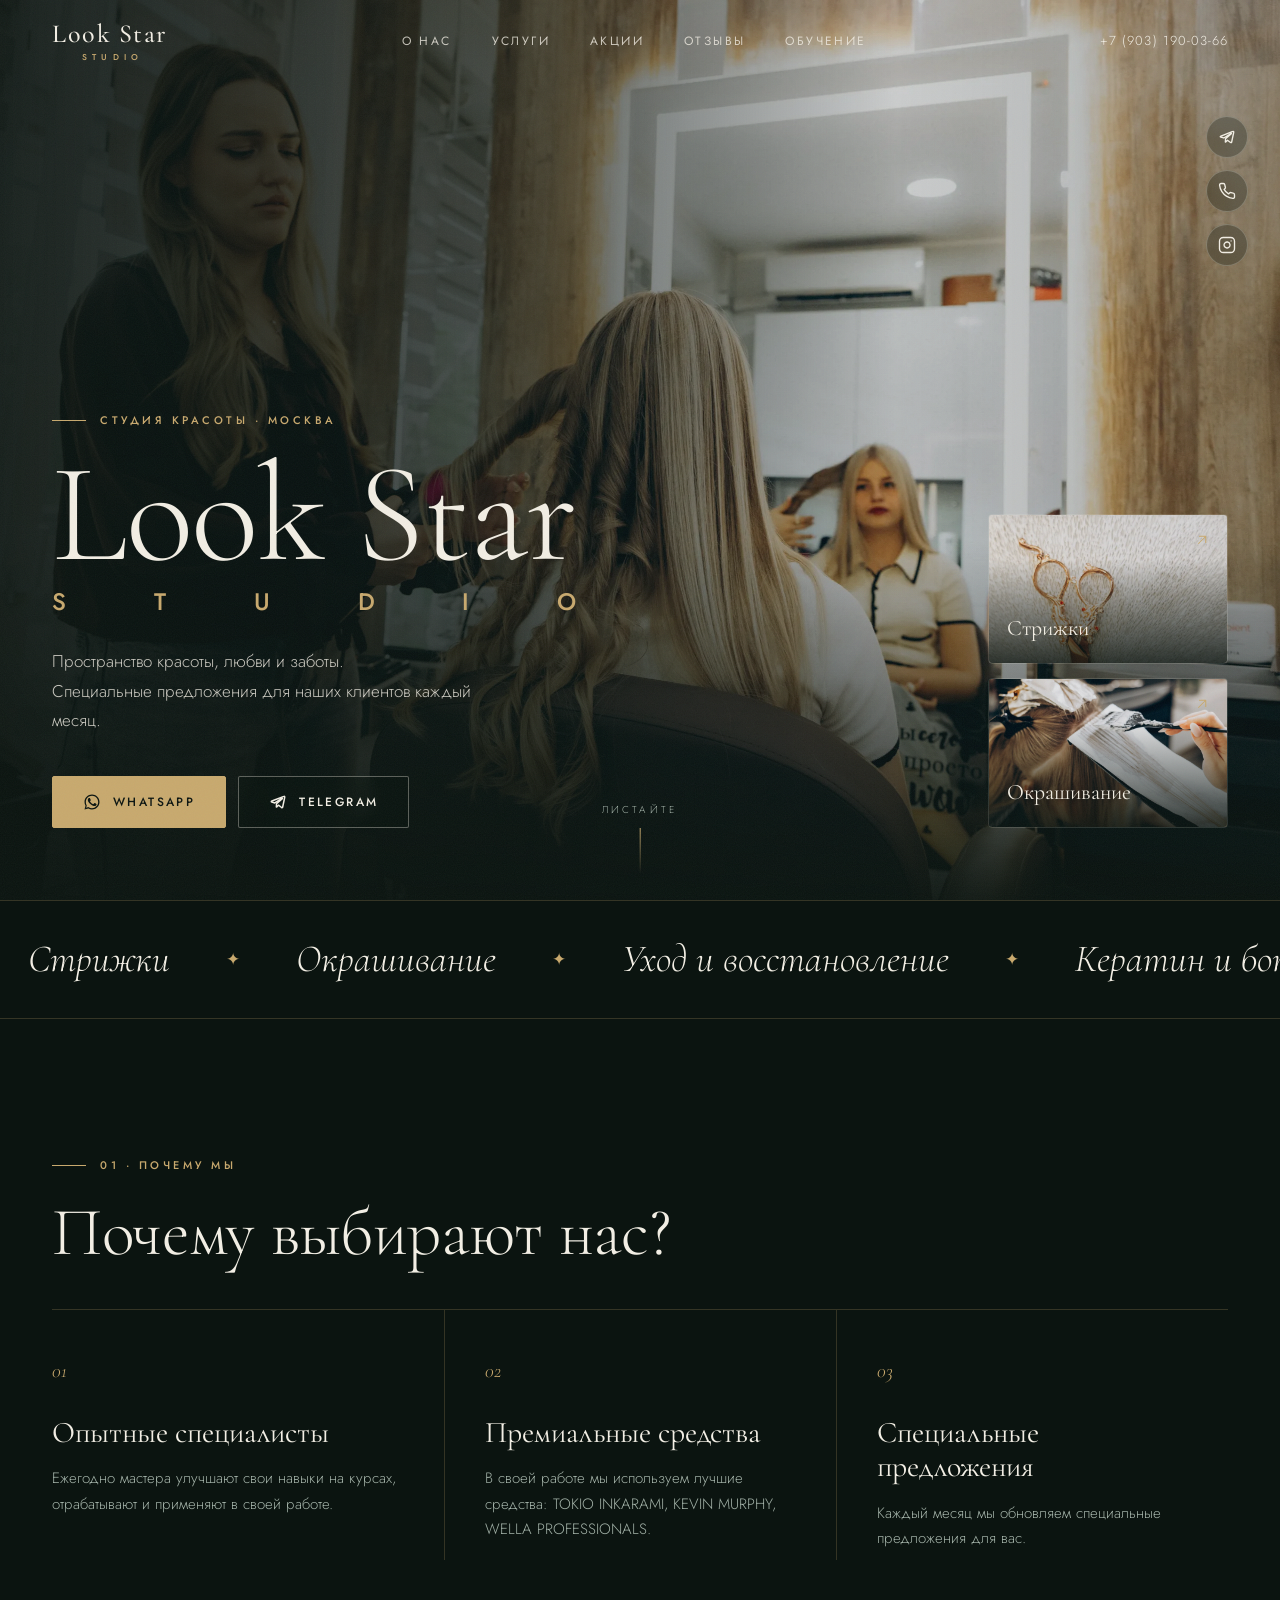
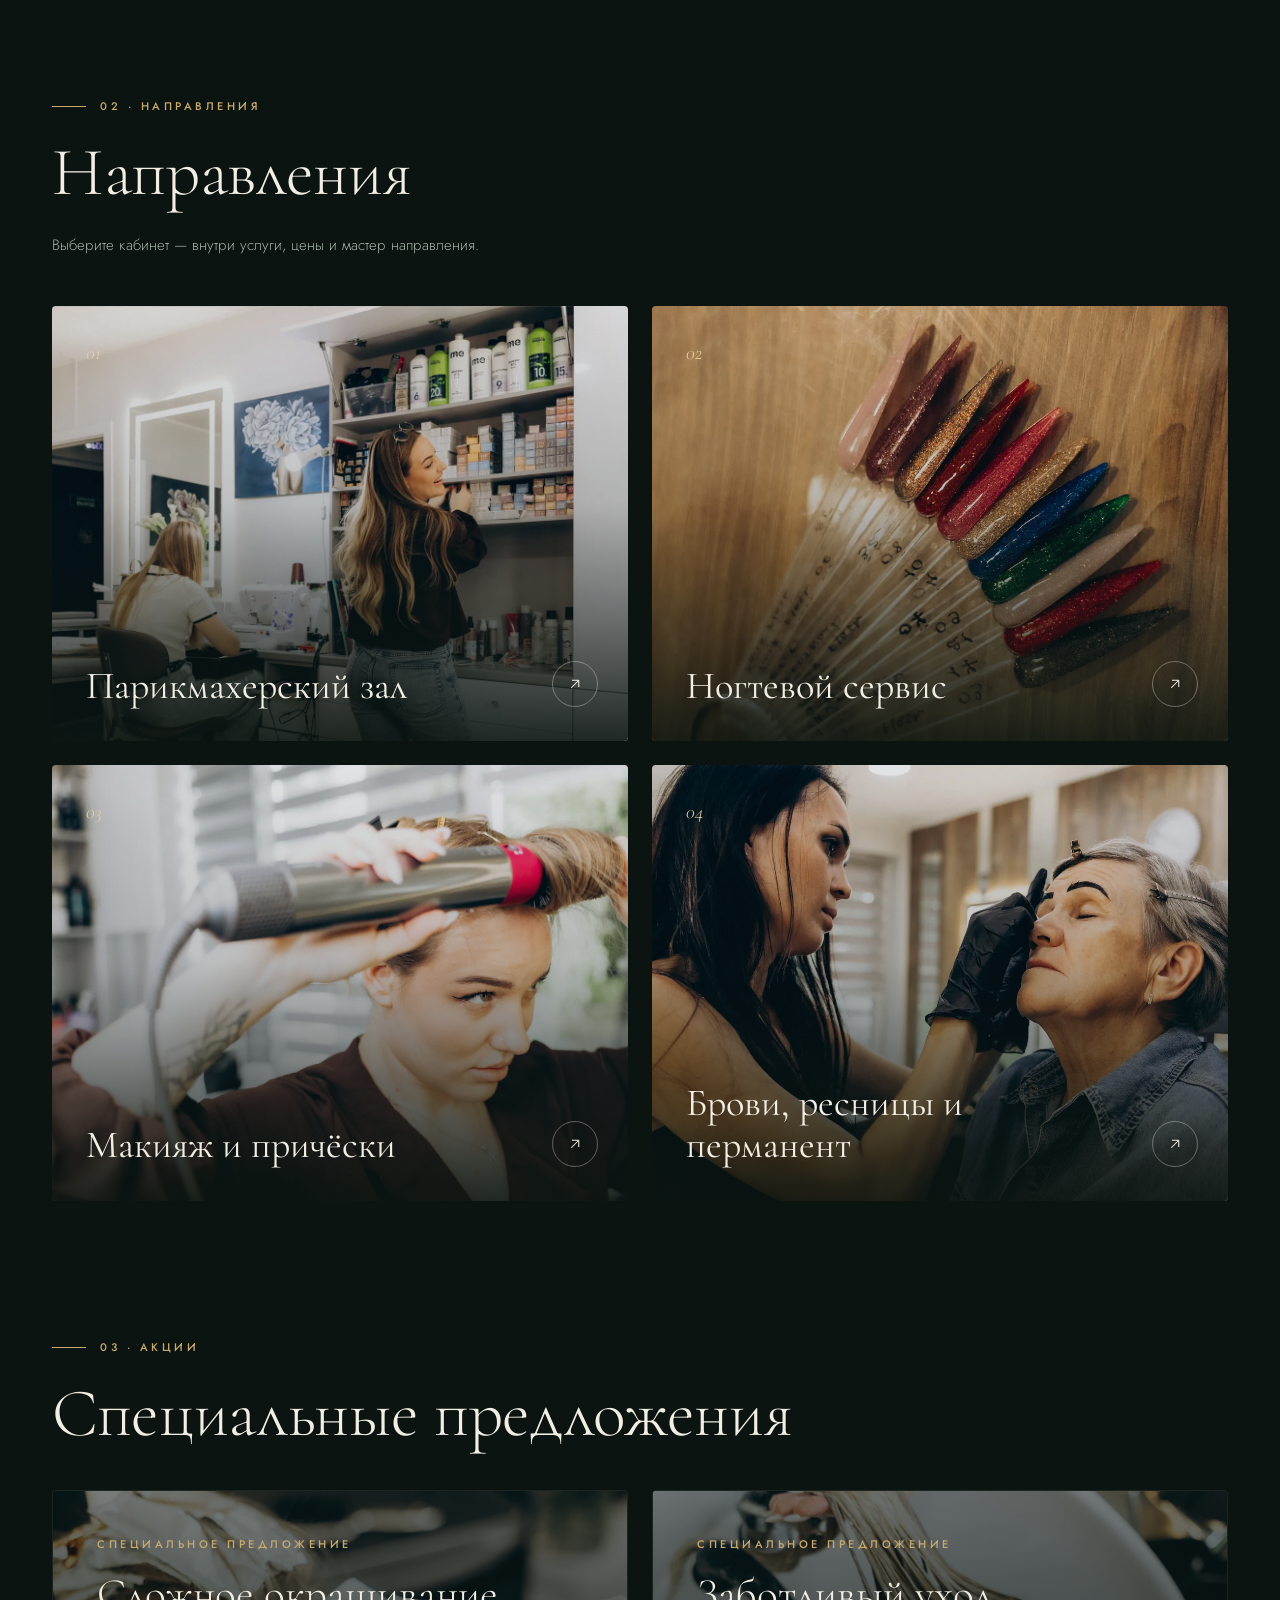
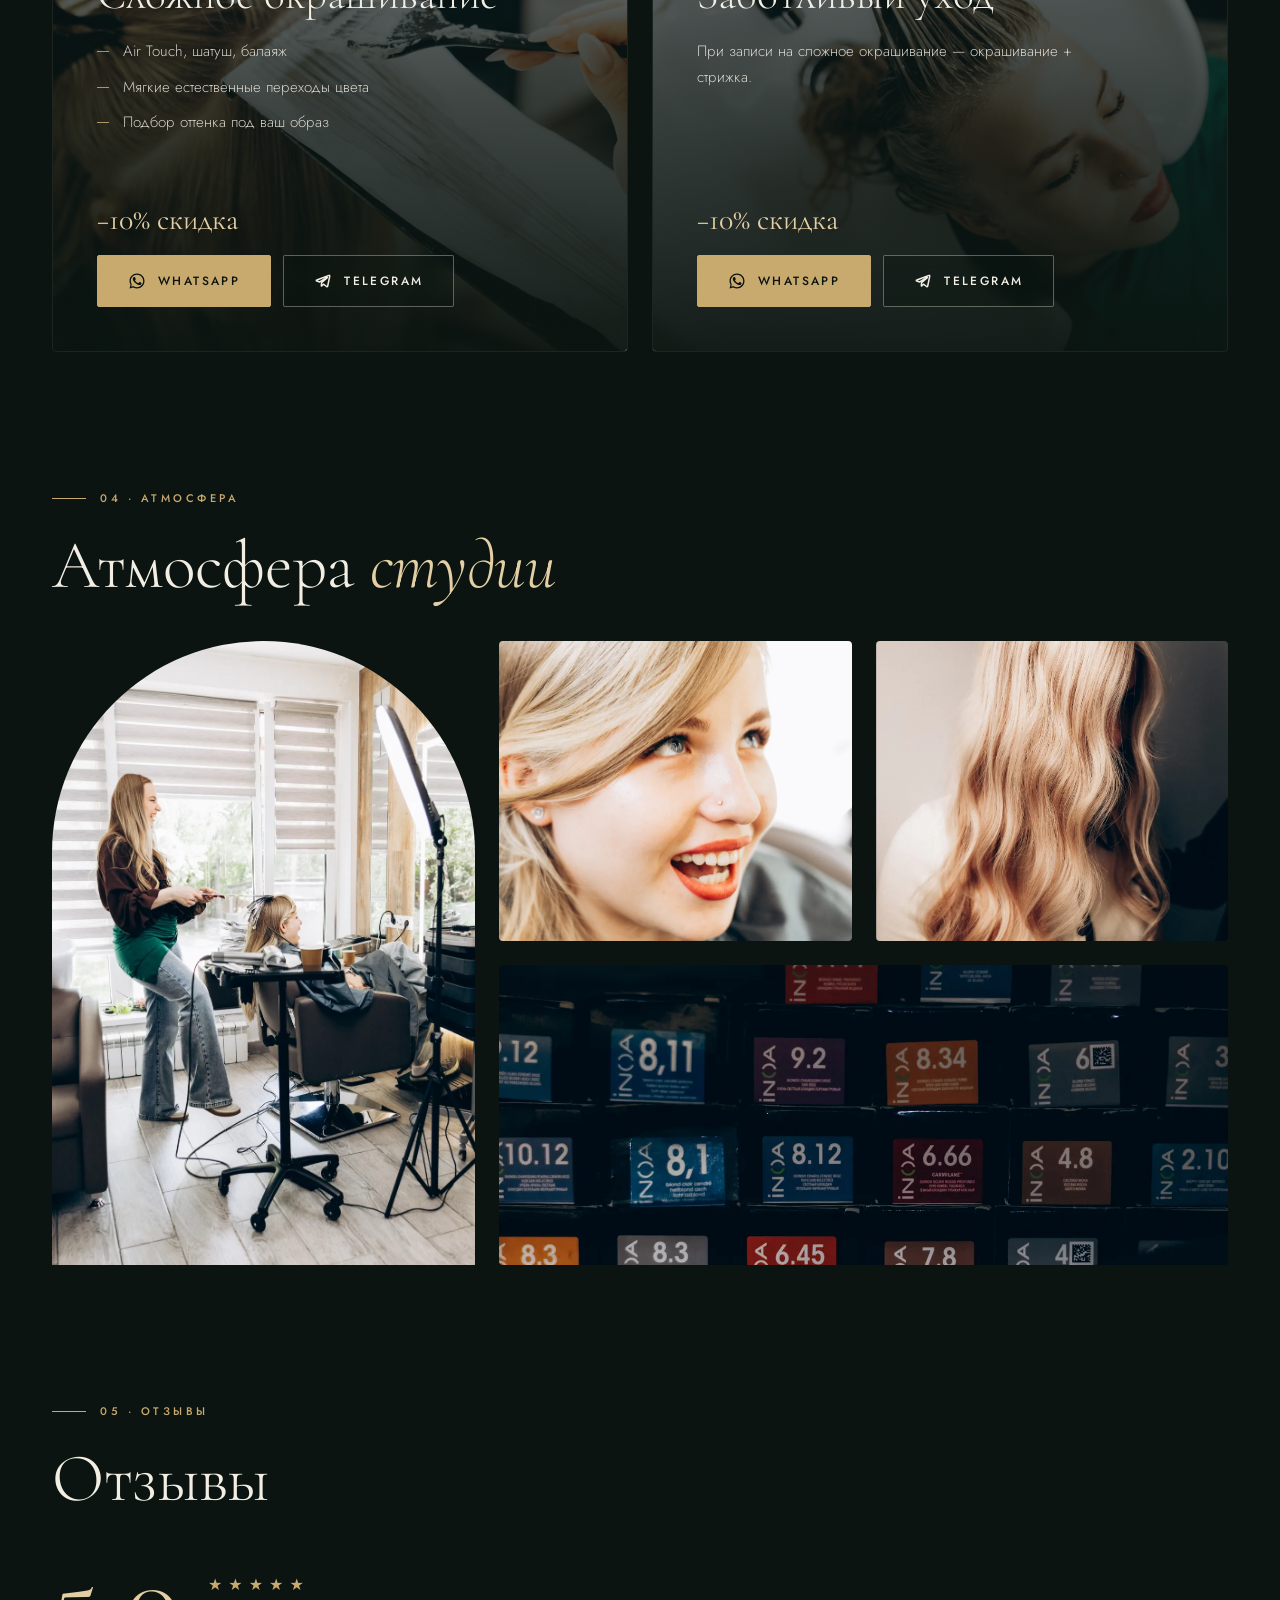
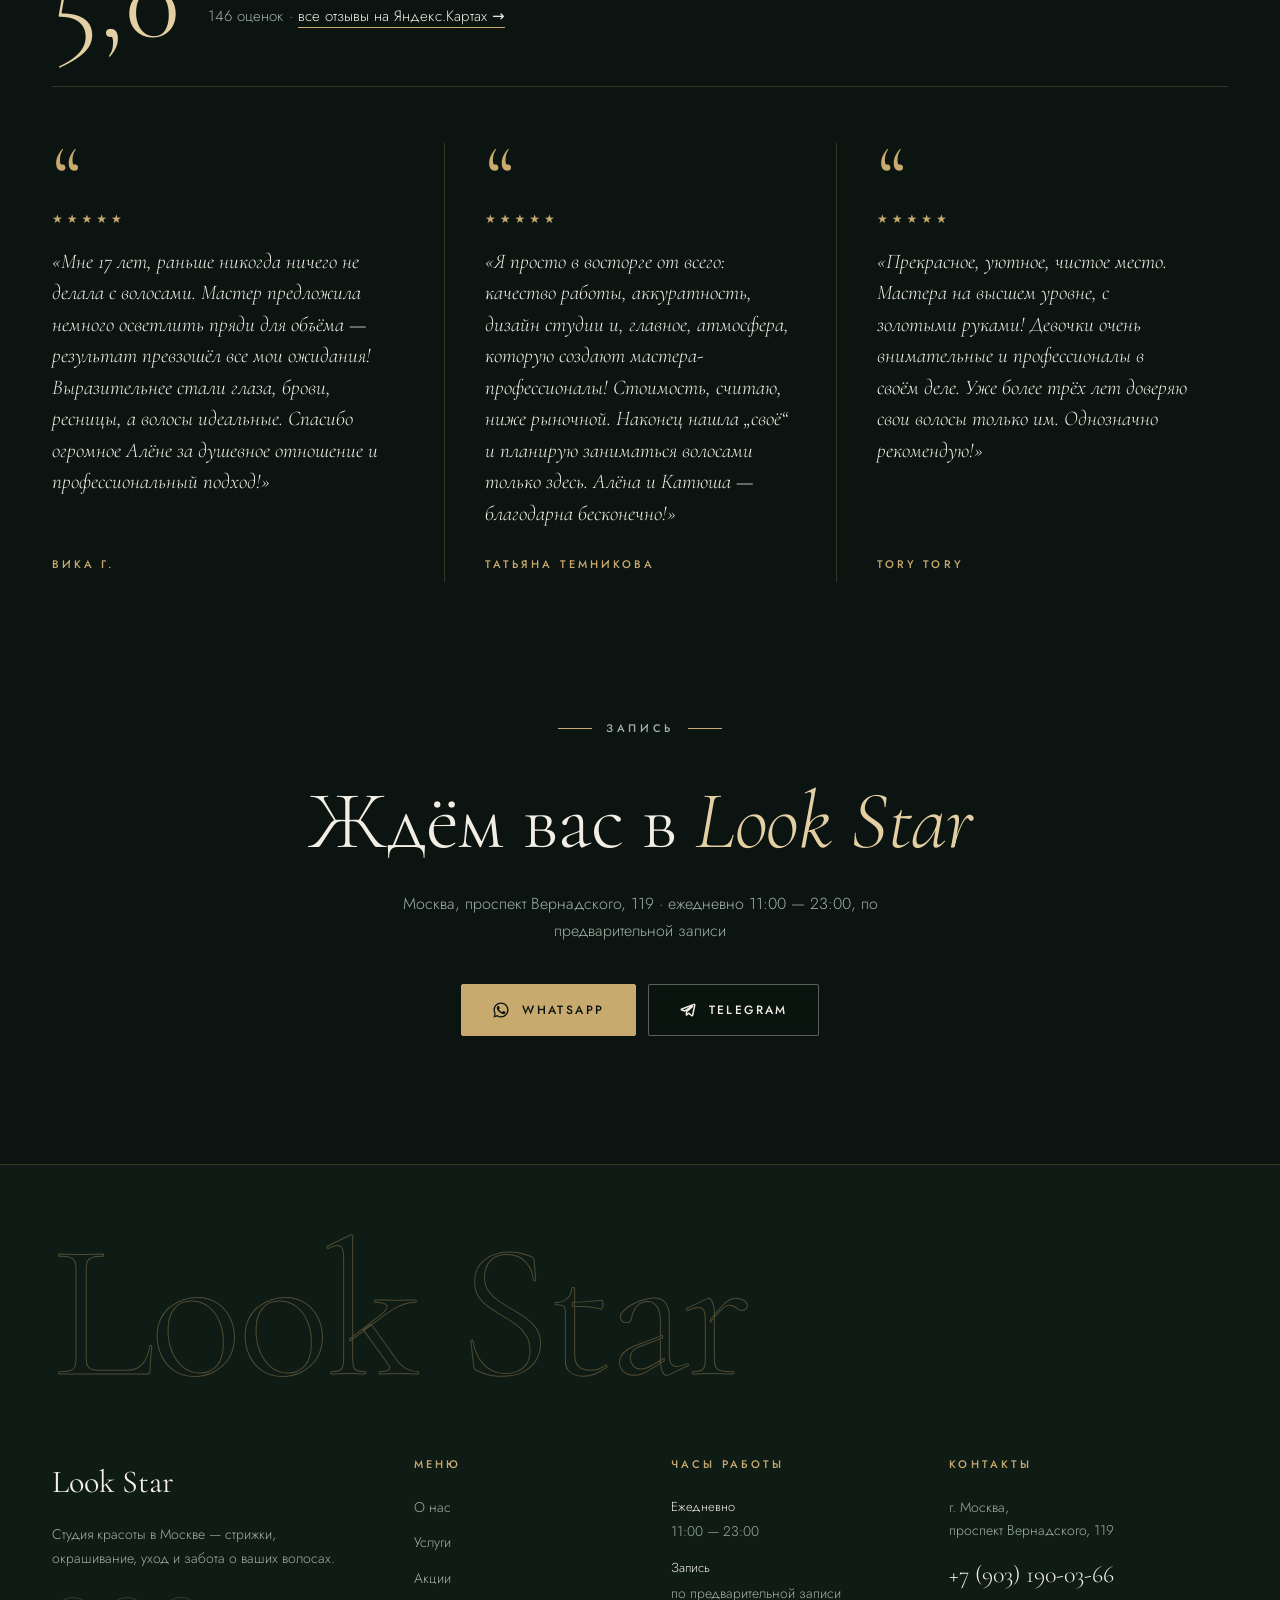
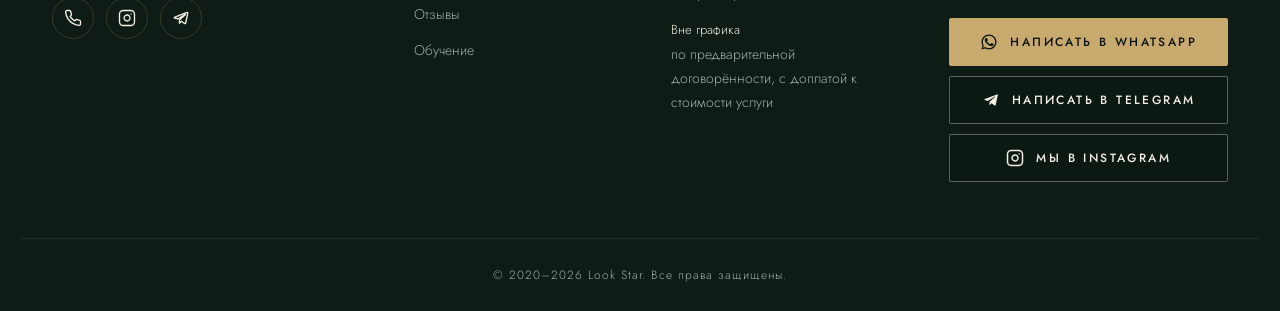
<file: index.html>
<!DOCTYPE html>
<html lang="ru">
<head>
  <meta charset="UTF-8" />
  <meta name="viewport" content="width=device-width, initial-scale=1.0" />
  <title>Look Star — студия красоты в Москве</title>
  <meta name="description" content="Look Star — студия красоты в Москве. Стрижки, окрашивание, укладки, уход и восстановление волос. Проспект Вернадского, 119." />
  <link rel="icon" href="images/favicon.png" />
  <meta property="og:type" content="website" />
  <meta property="og:site_name" content="Look Star" />
  <meta property="og:title" content="Look Star — студия красоты в Москве" />
  <meta property="og:description" content="Look Star — пространство красоты, любви и заботы. Стрижки, окрашивание, укладки, уход и восстановление волос. Москва, проспект Вернадского, 119." />
  <meta property="og:url" content="https://bestedaniil.github.io/salon-site/" />
  <meta property="og:image" content="https://bestedaniil.github.io/salon-site/images/logo-512.png" />
  <meta name="twitter:card" content="summary" />
  <link rel="preconnect" href="https://fonts.googleapis.com" />
  <link rel="preconnect" href="https://fonts.gstatic.com" crossorigin />
  <link href="https://fonts.googleapis.com/css2?family=Cormorant+Garamond:ital,wght@0,300;0,400;0,500;0,600;1,300;1,400&family=Jost:wght@300;400;500;600&display=swap" rel="stylesheet" />
  <link rel="stylesheet" href="css/styles.css?v=17" />
</head>
<body class="home">
  <!-- Header -->
  <header class="site-header" id="top">
    <div class="container header-inner">
      <a href="index.html" class="logo" aria-label="Look Star — на главную">Look&nbsp;Star<small>STUDIO</small></a>
      <nav class="nav" id="nav" aria-label="Основное меню">
        <a href="about.html">О нас</a>
        <a href="index.html#services">Услуги</a>
        <a href="index.html#offers">Акции</a>
        <a href="index.html#reviews">Отзывы</a>
        <a href="education.html">Обучение</a>
        <div class="nav-extra">
          <a href="tel:+79031900366">+7 (903) 190-03-66</a>
          <span>Москва, проспект Вернадского, 119 · ежедневно 11:00 — 23:00</span>
        </div>
      </nav>
      <a href="tel:+79031900366" class="header-phone">+7 (903) 190-03-66</a>
      <button class="burger" id="burger" aria-label="Меню" aria-expanded="false" aria-controls="nav">
        <span></span><span></span><span></span>
      </button>
    </div>
  </header>

  <main>
    <!-- Hero -->
    <section class="hero">
      <div class="hero-bg" style="--img: var(--img-hero-wide)"></div>
      <div class="container hero-inner">
        <div class="hero-left">
          <p class="eyebrow">Студия красоты · Москва</p>
          <h1 class="hero-title">Look&nbsp;Star<span>S T U D I O</span></h1>
          <p class="hero-sub">Пространство красоты, любви и заботы.<br />Специальные предложения для наших клиентов каждый месяц.</p>
          <div class="hero-book cta-pair">
            <a href="https://wa.me/79031900366" class="btn-wa" target="_blank" rel="noopener" aria-label="Записаться через WhatsApp"><svg viewBox="0 0 24 24" fill="currentColor"><path d="M17.5 14.4c-.3-.15-1.7-.84-1.96-.94-.26-.1-.45-.15-.64.15-.19.29-.74.94-.9 1.13-.17.19-.33.22-.62.07-.29-.15-1.23-.45-2.34-1.44-.87-.77-1.45-1.72-1.62-2.01-.17-.29-.02-.45.13-.6.13-.13.29-.34.44-.51.15-.17.19-.29.29-.48.1-.19.05-.36-.02-.51-.07-.15-.64-1.55-.88-2.12-.23-.56-.47-.48-.64-.49h-.55c-.19 0-.5.07-.76.36-.26.29-1 .98-1 2.38s1.02 2.76 1.17 2.95c.15.19 2.02 3.08 4.9 4.32.68.29 1.22.47 1.63.6.69.22 1.31.19 1.8.11.55-.08 1.7-.69 1.94-1.36.24-.67.24-1.24.17-1.36-.07-.12-.26-.19-.55-.34zM12 2C6.48 2 2 6.48 2 12c0 1.85.5 3.58 1.38 5.06L2 22l5.06-1.33A9.94 9.94 0 0 0 12 22c5.52 0 10-4.48 10-10S17.52 2 12 2zm0 18.2c-1.62 0-3.13-.44-4.43-1.2l-.32-.19-3 .79.8-2.93-.2-.31A8.13 8.13 0 0 1 3.8 12c0-4.52 3.68-8.2 8.2-8.2s8.2 3.68 8.2 8.2-3.68 8.2-8.2 8.2z"/></svg>WhatsApp</a>
            <a href="https://t.me/lookstarstudi0" class="btn-tg" target="_blank" rel="noopener" aria-label="Записаться через Telegram"><svg viewBox="0 0 24 24" fill="none" stroke="currentColor" stroke-width="2" stroke-linecap="round" stroke-linejoin="round" aria-hidden="true"><path d="M9.78 18.65l.28-4.23 7.68-6.92c.34-.31-.07-.46-.52-.19L7.74 13.3 3.64 12c-.88-.25-.89-.86.2-1.3l15.97-6.16c.73-.33 1.43.18 1.15 1.3l-2.72 12.81c-.19.91-.74 1.13-1.5.71L12.6 16.3l-1.99 1.93c-.23.23-.42.42-.83.42z"/></svg>Telegram</a>
          </div>
        </div>
        <div class="hero-cards">
          <a href="index.html#services" class="mini-card" style="--img: var(--img-haircut)">
            <span>Стрижки</span>
            <svg class="arrow" viewBox="0 0 24 24"><path d="M7 17L17 7M17 7H8M17 7V16"/></svg>
          </a>
          <a href="index.html#services" class="mini-card" style="--img: var(--img-color)">
            <span>Окрашивание</span>
            <svg class="arrow" viewBox="0 0 24 24"><path d="M7 17L17 7M17 7H8M17 7V16"/></svg>
          </a>
        </div>
      </div>
      <div class="hero-social">
            <a href="https://t.me/lookstarstudi0" target="_blank" rel="noopener" aria-label="Telegram"><svg viewBox="0 0 24 24" fill="none" stroke="currentColor" stroke-width="1.8" stroke-linecap="round" stroke-linejoin="round" aria-hidden="true"><path d="M9.78 18.65l.28-4.23 7.68-6.92c.34-.31-.07-.46-.52-.19L7.74 13.3 3.64 12c-.88-.25-.89-.86.2-1.3l15.97-6.16c.73-.33 1.43.18 1.15 1.3l-2.72 12.81c-.19.91-.74 1.13-1.5.71L12.6 16.3l-1.99 1.93c-.23.23-.42.42-.83.42z"/></svg></a>
            <a href="tel:+79031900366" aria-label="Телефон"><svg viewBox="0 0 24 24" fill="none" stroke="currentColor" stroke-width="1.8" stroke-linecap="round" stroke-linejoin="round" aria-hidden="true"><path d="M22 16.92v3a2 2 0 0 1-2.18 2 19.79 19.79 0 0 1-8.63-3.07 19.5 19.5 0 0 1-6-6 19.79 19.79 0 0 1-3.07-8.67A2 2 0 0 1 4.11 2h3a2 2 0 0 1 2 1.72 12.84 12.84 0 0 0 .7 2.81 2 2 0 0 1-.45 2.11L8.09 9.91a16 16 0 0 0 6 6l1.27-1.27a2 2 0 0 1 2.11-.45 12.84 12.84 0 0 0 2.81.7A2 2 0 0 1 22 16.92z"/></svg></a>
            <a href="https://www.instagram.com/look.star.studio" target="_blank" rel="noopener" aria-label="Instagram"><svg viewBox="0 0 24 24" fill="none" stroke="currentColor" stroke-width="1.8" stroke-linecap="round" stroke-linejoin="round" aria-hidden="true"><rect width="20" height="20" x="2" y="2" rx="5" ry="5"/><path d="M16 11.37A4 4 0 1 1 12.63 8 4 4 0 0 1 16 11.37z"/><line x1="17.5" x2="17.51" y1="6.5" y2="6.5"/></svg></a>
          </div>
      <a href="#why" class="scroll-cue">Листайте</a>
    </section>

    <!-- Бегущая строка услуг -->
    <div class="marquee" aria-hidden="true">
      <div class="marquee-track"><span>Стрижки</span><span>Окрашивание</span><span>Уход и восстановление</span><span>Кератин и ботокс</span><span>Наращивание волос</span><span>Маникюр</span><span>Педикюр</span><span>Макияж</span><span>Причёски</span><span>Брови</span><span>Ресницы</span><span>Перманентный макияж</span><span>Стрижки</span><span>Окрашивание</span><span>Уход и восстановление</span><span>Кератин и ботокс</span><span>Наращивание волос</span><span>Маникюр</span><span>Педикюр</span><span>Макияж</span><span>Причёски</span><span>Брови</span><span>Ресницы</span><span>Перманентный макияж</span></div>
    </div>

    <!-- Why us -->
    <section class="why container" id="why">
      <p class="eyebrow">01 · Почему мы</p>
      <h2 class="section-title">Почему выбирают нас?</h2>
      <div class="why-grid">
        <article class="why-card">
          <h3>Опытные специалисты</h3>
          <p>Ежегодно мастера улучшают свои навыки на курсах, отрабатывают и применяют в своей работе.</p>
        </article>
        <article class="why-card">
          <h3>Премиальные средства</h3>
          <p>В своей работе мы используем лучшие средства: TOKIO INKARAMI, KEVIN MURPHY, WELLA PROFESSIONALS.</p>
        </article>
        <article class="why-card">
          <h3>Специальные предложения</h3>
          <p>Каждый месяц мы обновляем специальные предложения для вас.</p>
        </article>
      </div>
    </section>

    <!-- Направления -->
    <section class="services container" id="services">
      <p class="eyebrow">02 · Направления</p>
      <h2 class="section-title">Направления</h2>
      <p class="prices-hint">Выберите кабинет — внутри услуги, цены и мастер направления.</p>
      <div class="services-grid">
        <a href="hair.html" class="service-tile s-wide" style="--img: var(--img-dir-hair)"><span>Парикмахерский зал</span><svg class="arrow" viewBox="0 0 24 24"><path d="M7 17L17 7M17 7H8M17 7V16"/></svg></a>
        <a href="nails.html" class="service-tile s-wide" style="--img: var(--img-dir-nails)"><span>Ногтевой сервис</span><svg class="arrow" viewBox="0 0 24 24"><path d="M7 17L17 7M17 7H8M17 7V16"/></svg></a>
        <a href="makeup.html" class="service-tile s-wide" style="--img: var(--img-dir-makeup)"><span>Макияж и причёски</span><svg class="arrow" viewBox="0 0 24 24"><path d="M7 17L17 7M17 7H8M17 7V16"/></svg></a>
        <a href="brows.html" class="service-tile s-wide" style="--img: var(--img-dir-brows)"><span>Брови, ресницы и перманент</span><svg class="arrow" viewBox="0 0 24 24"><path d="M7 17L17 7M17 7H8M17 7V16"/></svg></a>
      </div>
    </section>

    <!-- Special offers -->
    <section class="offers container" id="offers">
      <p class="eyebrow">03 · Акции</p>
      <h2 class="section-title">Специальные предложения</h2>
      <div class="offers-grid">
        <article class="offer-card" style="--img: var(--img-color)">
          <div class="offer-body">
            <h3>Сложное окрашивание</h3>
            <ul>
              <li>Air Touch, шатуш, балаяж</li>
              <li>Мягкие естественные переходы цвета</li>
              <li>Подбор оттенка под ваш образ</li>
            </ul>
            <div class="offer-foot">
              <span class="discount">−10% скидка</span>
              <div class="cta-pair">
                <a href="https://wa.me/79031900366" class="btn-wa" target="_blank" rel="noopener" aria-label="Записаться через WhatsApp"><svg viewBox="0 0 24 24" fill="currentColor"><path d="M17.5 14.4c-.3-.15-1.7-.84-1.96-.94-.26-.1-.45-.15-.64.15-.19.29-.74.94-.9 1.13-.17.19-.33.22-.62.07-.29-.15-1.23-.45-2.34-1.44-.87-.77-1.45-1.72-1.62-2.01-.17-.29-.02-.45.13-.6.13-.13.29-.34.44-.51.15-.17.19-.29.29-.48.1-.19.05-.36-.02-.51-.07-.15-.64-1.55-.88-2.12-.23-.56-.47-.48-.64-.49h-.55c-.19 0-.5.07-.76.36-.26.29-1 .98-1 2.38s1.02 2.76 1.17 2.95c.15.19 2.02 3.08 4.9 4.32.68.29 1.22.47 1.63.6.69.22 1.31.19 1.8.11.55-.08 1.7-.69 1.94-1.36.24-.67.24-1.24.17-1.36-.07-.12-.26-.19-.55-.34zM12 2C6.48 2 2 6.48 2 12c0 1.85.5 3.58 1.38 5.06L2 22l5.06-1.33A9.94 9.94 0 0 0 12 22c5.52 0 10-4.48 10-10S17.52 2 12 2zm0 18.2c-1.62 0-3.13-.44-4.43-1.2l-.32-.19-3 .79.8-2.93-.2-.31A8.13 8.13 0 0 1 3.8 12c0-4.52 3.68-8.2 8.2-8.2s8.2 3.68 8.2 8.2-3.68 8.2-8.2 8.2z"/></svg>WhatsApp</a>
                <a href="https://t.me/lookstarstudi0" class="btn-tg" target="_blank" rel="noopener" aria-label="Записаться через Telegram"><svg viewBox="0 0 24 24" fill="none" stroke="currentColor" stroke-width="2" stroke-linecap="round" stroke-linejoin="round" aria-hidden="true"><path d="M9.78 18.65l.28-4.23 7.68-6.92c.34-.31-.07-.46-.52-.19L7.74 13.3 3.64 12c-.88-.25-.89-.86.2-1.3l15.97-6.16c.73-.33 1.43.18 1.15 1.3l-2.72 12.81c-.19.91-.74 1.13-1.5.71L12.6 16.3l-1.99 1.93c-.23.23-.42.42-.83.42z"/></svg>Telegram</a>
              </div>
            </div>
          </div>
        </article>
        <article class="offer-card" style="--img: var(--img-care)">
          <div class="offer-body">
            <h3>Заботливый уход</h3>
            <p>При записи на сложное окрашивание — окрашивание + стрижка.</p>
            <div class="offer-foot">
              <span class="discount">−10% скидка</span>
              <div class="cta-pair">
                <a href="https://wa.me/79031900366" class="btn-wa" target="_blank" rel="noopener" aria-label="Записаться через WhatsApp"><svg viewBox="0 0 24 24" fill="currentColor"><path d="M17.5 14.4c-.3-.15-1.7-.84-1.96-.94-.26-.1-.45-.15-.64.15-.19.29-.74.94-.9 1.13-.17.19-.33.22-.62.07-.29-.15-1.23-.45-2.34-1.44-.87-.77-1.45-1.72-1.62-2.01-.17-.29-.02-.45.13-.6.13-.13.29-.34.44-.51.15-.17.19-.29.29-.48.1-.19.05-.36-.02-.51-.07-.15-.64-1.55-.88-2.12-.23-.56-.47-.48-.64-.49h-.55c-.19 0-.5.07-.76.36-.26.29-1 .98-1 2.38s1.02 2.76 1.17 2.95c.15.19 2.02 3.08 4.9 4.32.68.29 1.22.47 1.63.6.69.22 1.31.19 1.8.11.55-.08 1.7-.69 1.94-1.36.24-.67.24-1.24.17-1.36-.07-.12-.26-.19-.55-.34zM12 2C6.48 2 2 6.48 2 12c0 1.85.5 3.58 1.38 5.06L2 22l5.06-1.33A9.94 9.94 0 0 0 12 22c5.52 0 10-4.48 10-10S17.52 2 12 2zm0 18.2c-1.62 0-3.13-.44-4.43-1.2l-.32-.19-3 .79.8-2.93-.2-.31A8.13 8.13 0 0 1 3.8 12c0-4.52 3.68-8.2 8.2-8.2s8.2 3.68 8.2 8.2-3.68 8.2-8.2 8.2z"/></svg>WhatsApp</a>
                <a href="https://t.me/lookstarstudi0" class="btn-tg" target="_blank" rel="noopener" aria-label="Записаться через Telegram"><svg viewBox="0 0 24 24" fill="none" stroke="currentColor" stroke-width="2" stroke-linecap="round" stroke-linejoin="round" aria-hidden="true"><path d="M9.78 18.65l.28-4.23 7.68-6.92c.34-.31-.07-.46-.52-.19L7.74 13.3 3.64 12c-.88-.25-.89-.86.2-1.3l15.97-6.16c.73-.33 1.43.18 1.15 1.3l-2.72 12.81c-.19.91-.74 1.13-1.5.71L12.6 16.3l-1.99 1.93c-.23.23-.42.42-.83.42z"/></svg>Telegram</a>
              </div>
            </div>
          </div>
        </article>
      </div>
    </section>

    <!-- Атмосфера -->
    <section class="mood container" aria-label="Атмосфера студии">
      <p class="eyebrow">04 · Атмосфера</p>
      <h2 class="section-title">Атмосфера <em>студии</em></h2>
      <div class="mood-grid">
        <div class="mood-photo" style="--img: var(--img-mood-1)"></div>
        <div class="mood-photo" style="--img: var(--img-mood-2)"></div>
        <div class="mood-photo" style="--img: var(--img-mood-3)"></div>
        <div class="mood-photo" style="--img: var(--img-mood-4)"></div>
      </div>
    </section>

    <!-- Отзывы -->
    <section class="reviews container" id="reviews">
      <p class="eyebrow">05 · Отзывы</p>
      <h2 class="section-title">Отзывы</h2>
      <div class="reviews-head">
        <span class="reviews-rating">5,0</span>
        <div class="reviews-meta">
          <div class="reviews-stars">★★★★★</div>
          146 оценок · <a href="https://yandex.ru/maps/-/CDcGNU5W" target="_blank" rel="noopener">все отзывы на Яндекс.Картах →</a>
        </div>
      </div>
      <div class="reviews-grid">
        <article class="review-card">
          <div class="review-stars" aria-label="5 из 5">★★★★★</div>
          <p class="review-text">«Мне 17 лет, раньше никогда ничего не делала с волосами. Мастер предложила немного осветлить пряди для объёма — результат превзошёл все мои ожидания! Выразительнее стали глаза, брови, ресницы, а волосы идеальные. Спасибо огромное Алёне за душевное отношение и профессиональный подход!»</p>
          <p class="review-author">Вика Г.</p>
        </article>
        <article class="review-card">
          <div class="review-stars" aria-label="5 из 5">★★★★★</div>
          <p class="review-text">«Я просто в восторге от всего: качество работы, аккуратность, дизайн студии и, главное, атмосфера, которую создают мастера-профессионалы! Стоимость, считаю, ниже рыночной. Наконец нашла „своё“ и планирую заниматься волосами только здесь. Алёна и Катюша — благодарна бесконечно!»</p>
          <p class="review-author">Татьяна Темникова</p>
        </article>
        <article class="review-card">
          <div class="review-stars" aria-label="5 из 5">★★★★★</div>
          <p class="review-text">«Прекрасное, уютное, чистое место. Мастера на высшем уровне, с золотыми руками! Девочки очень внимательные и профессионалы в своём деле. Уже более трёх лет доверяю свои волосы только им. Однозначно рекомендую!»</p>
          <p class="review-author">Tory Tory</p>
        </article>
      </div>
    </section>

    <!-- Запись -->
    <section class="cta-band container" aria-label="Запись">
      <p class="eyebrow">Запись</p>
      <h2 class="section-title">Ждём вас в <em>Look&nbsp;Star</em></h2>
      <p>Москва, проспект Вернадского, 119 · ежедневно 11:00 — 23:00, по предварительной записи</p>
      <div class="cta-pair">
        <a href="https://wa.me/79031900366" class="btn-wa" target="_blank" rel="noopener" aria-label="Записаться через WhatsApp"><svg viewBox="0 0 24 24" fill="currentColor"><path d="M17.5 14.4c-.3-.15-1.7-.84-1.96-.94-.26-.1-.45-.15-.64.15-.19.29-.74.94-.9 1.13-.17.19-.33.22-.62.07-.29-.15-1.23-.45-2.34-1.44-.87-.77-1.45-1.72-1.62-2.01-.17-.29-.02-.45.13-.6.13-.13.29-.34.44-.51.15-.17.19-.29.29-.48.1-.19.05-.36-.02-.51-.07-.15-.64-1.55-.88-2.12-.23-.56-.47-.48-.64-.49h-.55c-.19 0-.5.07-.76.36-.26.29-1 .98-1 2.38s1.02 2.76 1.17 2.95c.15.19 2.02 3.08 4.9 4.32.68.29 1.22.47 1.63.6.69.22 1.31.19 1.8.11.55-.08 1.7-.69 1.94-1.36.24-.67.24-1.24.17-1.36-.07-.12-.26-.19-.55-.34zM12 2C6.48 2 2 6.48 2 12c0 1.85.5 3.58 1.38 5.06L2 22l5.06-1.33A9.94 9.94 0 0 0 12 22c5.52 0 10-4.48 10-10S17.52 2 12 2zm0 18.2c-1.62 0-3.13-.44-4.43-1.2l-.32-.19-3 .79.8-2.93-.2-.31A8.13 8.13 0 0 1 3.8 12c0-4.52 3.68-8.2 8.2-8.2s8.2 3.68 8.2 8.2-3.68 8.2-8.2 8.2z"/></svg>WhatsApp</a>
            <a href="https://t.me/lookstarstudi0" class="btn-tg" target="_blank" rel="noopener" aria-label="Записаться через Telegram"><svg viewBox="0 0 24 24" fill="none" stroke="currentColor" stroke-width="2" stroke-linecap="round" stroke-linejoin="round" aria-hidden="true"><path d="M9.78 18.65l.28-4.23 7.68-6.92c.34-.31-.07-.46-.52-.19L7.74 13.3 3.64 12c-.88-.25-.89-.86.2-1.3l15.97-6.16c.73-.33 1.43.18 1.15 1.3l-2.72 12.81c-.19.91-.74 1.13-1.5.71L12.6 16.3l-1.99 1.93c-.23.23-.42.42-.83.42z"/></svg>Telegram</a>
      </div>
    </section>
  </main>

  <!-- Footer -->
  <footer class="site-footer" id="education">
    <div class="footer-mark" aria-hidden="true">Look Star</div>
    <div class="container footer-inner">
      <div class="footer-col footer-about">
        <div class="footer-brand">Look Star</div>
        <p class="footer-tagline">Студия красоты в Москве — стрижки, окрашивание, уход и забота о ваших волосах.</p>
        <div class="footer-social">
          <a href="tel:+79031900366" aria-label="Телефон"><svg viewBox="0 0 24 24" fill="none" stroke="currentColor" stroke-width="1.8" stroke-linecap="round" stroke-linejoin="round" aria-hidden="true"><path d="M22 16.92v3a2 2 0 0 1-2.18 2 19.79 19.79 0 0 1-8.63-3.07 19.5 19.5 0 0 1-6-6 19.79 19.79 0 0 1-3.07-8.67A2 2 0 0 1 4.11 2h3a2 2 0 0 1 2 1.72 12.84 12.84 0 0 0 .7 2.81 2 2 0 0 1-.45 2.11L8.09 9.91a16 16 0 0 0 6 6l1.27-1.27a2 2 0 0 1 2.11-.45 12.84 12.84 0 0 0 2.81.7A2 2 0 0 1 22 16.92z"/></svg></a>
          <a href="https://www.instagram.com/look.star.studio" target="_blank" rel="noopener" aria-label="Instagram"><svg viewBox="0 0 24 24" fill="none" stroke="currentColor" stroke-width="1.8" stroke-linecap="round" stroke-linejoin="round" aria-hidden="true"><rect width="20" height="20" x="2" y="2" rx="5" ry="5"/><path d="M16 11.37A4 4 0 1 1 12.63 8 4 4 0 0 1 16 11.37z"/><line x1="17.5" x2="17.51" y1="6.5" y2="6.5"/></svg></a>
          <a href="https://t.me/lookstarstudi0" target="_blank" rel="noopener" aria-label="Telegram"><svg viewBox="0 0 24 24" fill="none" stroke="currentColor" stroke-width="1.8" stroke-linecap="round" stroke-linejoin="round" aria-hidden="true"><path d="M9.78 18.65l.28-4.23 7.68-6.92c.34-.31-.07-.46-.52-.19L7.74 13.3 3.64 12c-.88-.25-.89-.86.2-1.3l15.97-6.16c.73-.33 1.43.18 1.15 1.3l-2.72 12.81c-.19.91-.74 1.13-1.5.71L12.6 16.3l-1.99 1.93c-.23.23-.42.42-.83.42z"/></svg></a>
        </div>
      </div>
      <div class="footer-col">
        <h4>Меню</h4>
        <nav class="footer-nav">
          <a href="about.html">О нас</a>
          <a href="index.html#services">Услуги</a>
          <a href="index.html#offers">Акции</a>
        <a href="index.html#reviews">Отзывы</a>
          <a href="education.html">Обучение</a>
        </nav>
      </div>
      <div class="footer-col">
        <h4>Часы работы</h4>
        <div class="footer-hours">
          <p><span>Ежедневно</span>11:00 — 23:00</p>
          <p><span>Запись</span>по предварительной записи</p>
          <p><span>Вне графика</span>по предварительной договорённости, с доплатой к стоимости услуги</p>
        </div>
      </div>
      <div class="footer-col">
        <h4>Контакты</h4>
        <p class="footer-addr">г. Москва,<br />проспект Вернадского, 119</p>
        <p class="footer-phone"><a href="tel:+79031900366">+7 (903) 190-03-66</a></p>
        <div class="footer-cta">
        <a href="https://wa.me/79031900366" class="btn-wa" target="_blank" rel="noopener" aria-label="Написать в WhatsApp">
          <svg viewBox="0 0 24 24" fill="currentColor"><path d="M17.5 14.4c-.3-.15-1.7-.84-1.96-.94-.26-.1-.45-.15-.64.15-.19.29-.74.94-.9 1.13-.17.19-.33.22-.62.07-.29-.15-1.23-.45-2.34-1.44-.87-.77-1.45-1.72-1.62-2.01-.17-.29-.02-.45.13-.6.13-.13.29-.34.44-.51.15-.17.19-.29.29-.48.1-.19.05-.36-.02-.51-.07-.15-.64-1.55-.88-2.12-.23-.56-.47-.48-.64-.49h-.55c-.19 0-.5.07-.76.36-.26.29-1 .98-1 2.38s1.02 2.76 1.17 2.95c.15.19 2.02 3.08 4.9 4.32.68.29 1.22.47 1.63.6.69.22 1.31.19 1.8.11.55-.08 1.7-.69 1.94-1.36.24-.67.24-1.24.17-1.36-.07-.12-.26-.19-.55-.34zM12 2C6.48 2 2 6.48 2 12c0 1.85.5 3.58 1.38 5.06L2 22l5.06-1.33A9.94 9.94 0 0 0 12 22c5.52 0 10-4.48 10-10S17.52 2 12 2zm0 18.2c-1.62 0-3.13-.44-4.43-1.2l-.32-.19-3 .79.8-2.93-.2-.31A8.13 8.13 0 0 1 3.8 12c0-4.52 3.68-8.2 8.2-8.2s8.2 3.68 8.2 8.2-3.68 8.2-8.2 8.2z"/></svg>
          Написать в WhatsApp
        </a>
        <a href="https://t.me/lookstarstudi0" class="btn-tg" target="_blank" rel="noopener" aria-label="Написать в Telegram">
          <svg viewBox="0 0 24 24" fill="currentColor"><path d="M9.78 18.65l.28-4.23 7.68-6.92c.34-.31-.07-.46-.52-.19L7.74 13.3 3.64 12c-.88-.25-.89-.86.2-1.3l15.97-6.16c.73-.33 1.43.18 1.15 1.3l-2.72 12.81c-.19.91-.74 1.13-1.5.71L12.6 16.3l-1.99 1.93c-.23.23-.42.42-.83.42z"/></svg>
          Написать в Telegram
        </a>
        <a href="https://www.instagram.com/look.star.studio" class="btn-ig" target="_blank" rel="noopener" aria-label="Мы в Instagram">
          <svg viewBox="0 0 24 24" fill="none" stroke="currentColor" stroke-width="2" stroke-linecap="round" stroke-linejoin="round" aria-hidden="true"><rect width="20" height="20" x="2" y="2" rx="5" ry="5"/><path d="M16 11.37A4 4 0 1 1 12.63 8 4 4 0 0 1 16 11.37z"/><line x1="17.5" x2="17.51" y1="6.5" y2="6.5"/></svg>
          Мы в Instagram
        </a>
        </div>
      </div>
    </div>
    <div class="footer-bottom">© 2020–2026 Look Star. Все права защищены.</div>
  </footer>

  <script src="js/main.js?v=17"></script>
</body>
</html>
</file>
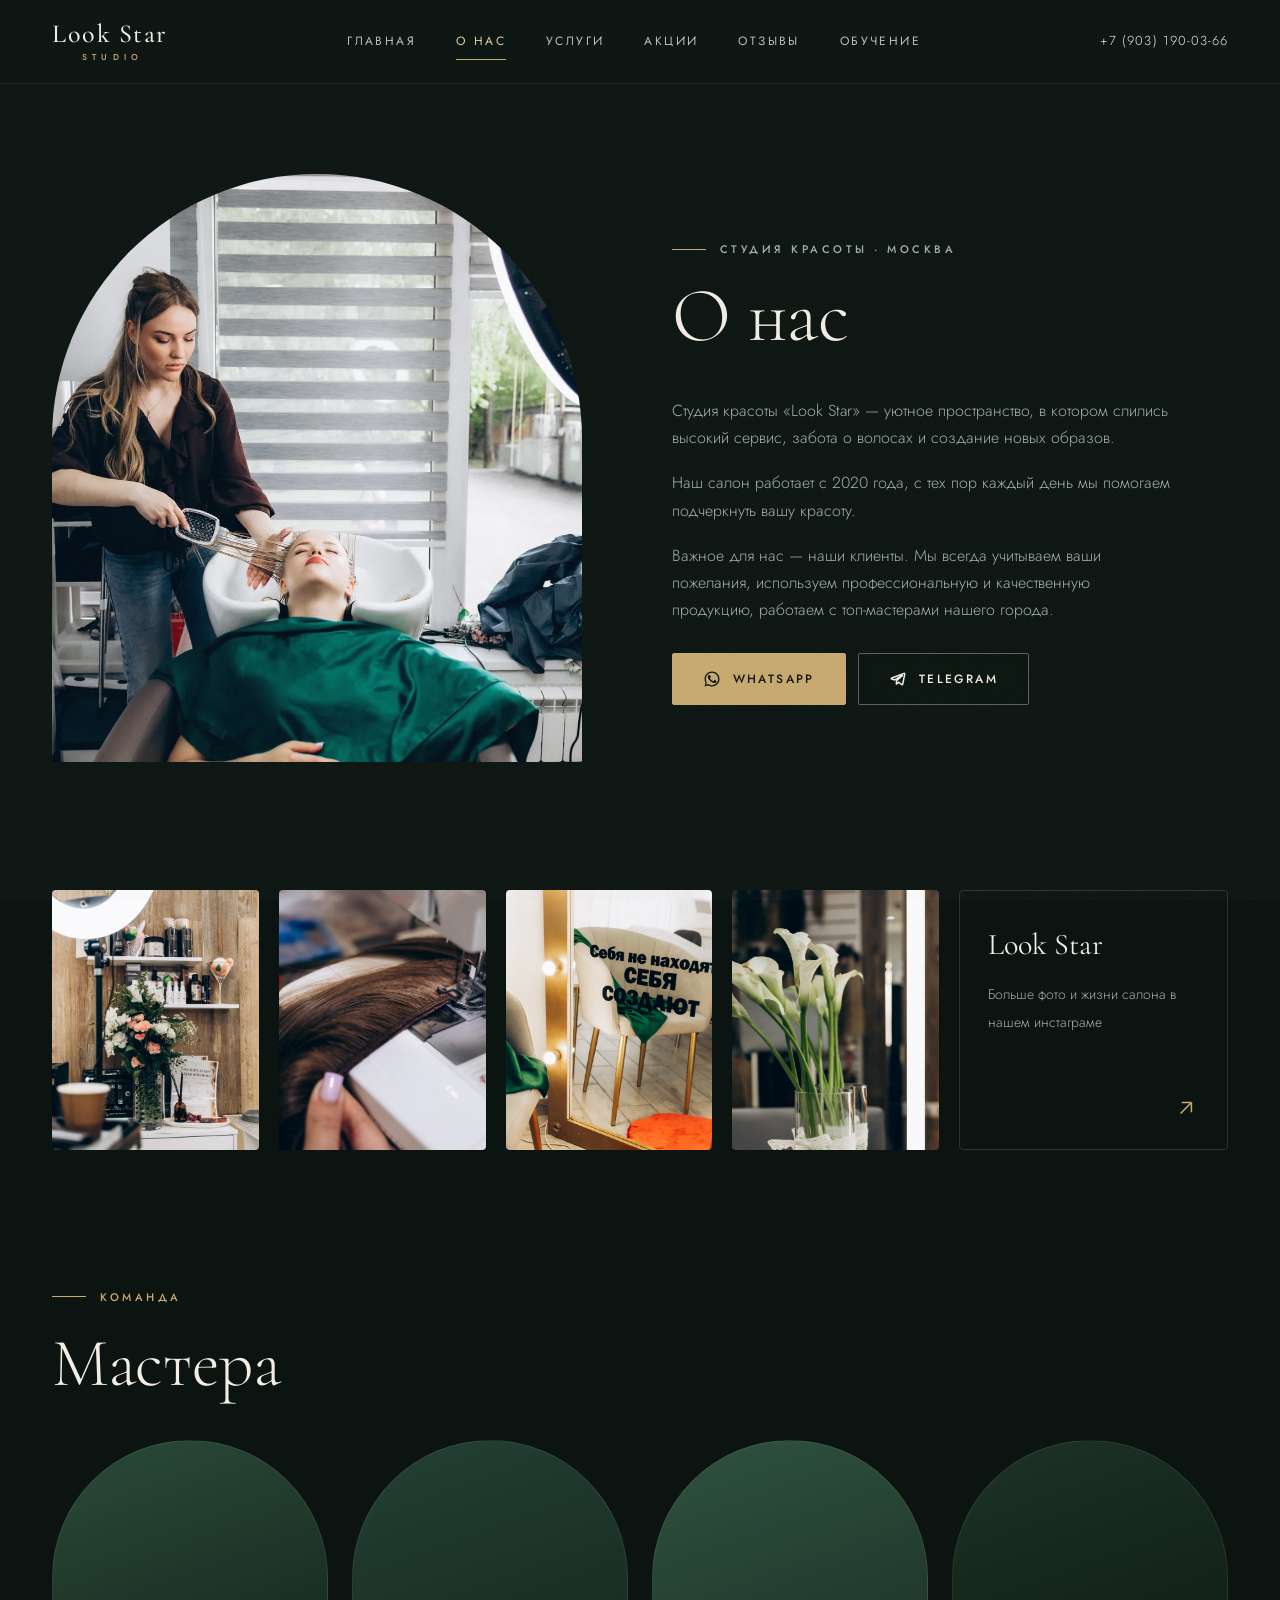
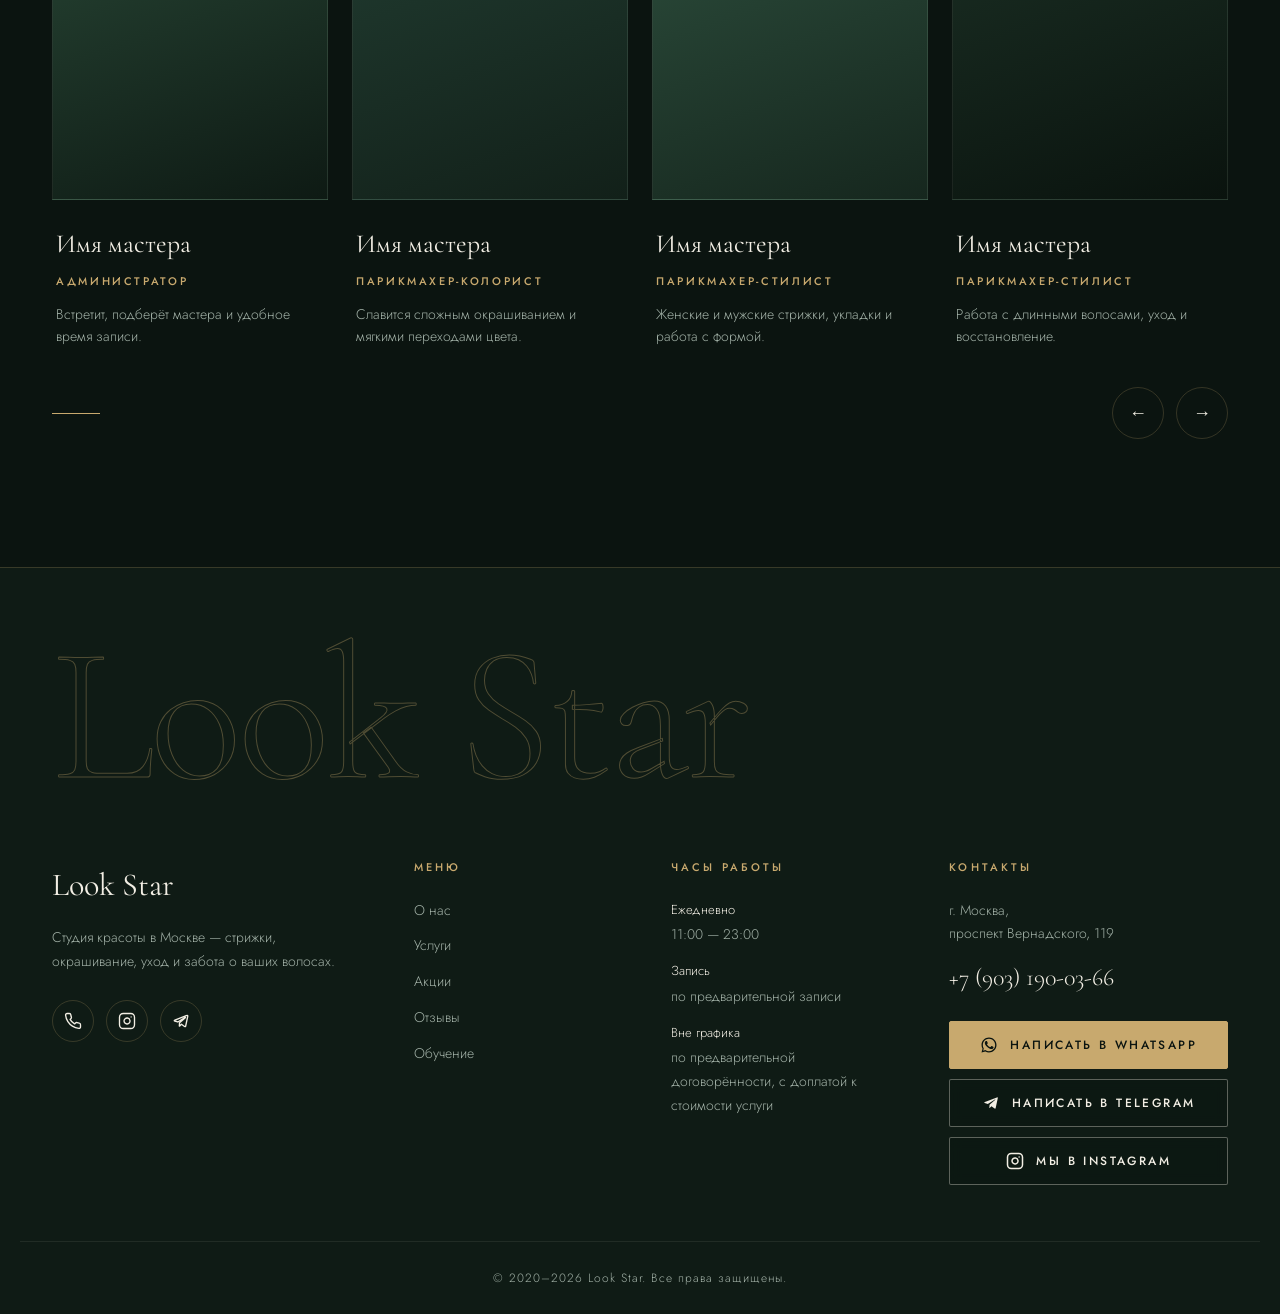
<file: about.html>
<!DOCTYPE html>
<html lang="ru">
<head>
  <meta charset="UTF-8" />
  <meta name="viewport" content="width=device-width, initial-scale=1.0" />
  <title>О нас — Look Star</title>
  <meta name="description" content="Студия красоты Look Star в Москве — высокий сервис и уютная атмосфера. Работаем с 2020 года. Наши мастера." />
  <link rel="icon" href="images/favicon.png" />
  <meta property="og:type" content="website" />
  <meta property="og:site_name" content="Look Star" />
  <meta property="og:title" content="О нас — Look Star" />
  <meta property="og:description" content="Студия красоты Look Star в Москве — высокий сервис и уютная атмосфера. Работаем с 2020 года. Наши мастера." />
  <meta property="og:url" content="https://bestedaniil.github.io/salon-site/about.html" />
  <meta property="og:image" content="https://bestedaniil.github.io/salon-site/images/logo-512.png" />
  <meta name="twitter:card" content="summary" />
  <link rel="preconnect" href="https://fonts.googleapis.com" />
  <link rel="preconnect" href="https://fonts.gstatic.com" crossorigin />
  <link href="https://fonts.googleapis.com/css2?family=Cormorant+Garamond:ital,wght@0,300;0,400;0,500;0,600;1,300;1,400&family=Jost:wght@300;400;500;600&display=swap" rel="stylesheet" />
  <link rel="stylesheet" href="css/styles.css?v=17" />
</head>
<body>
  <!-- Header -->
  <header class="site-header" id="top">
    <div class="container header-inner">
      <a href="index.html" class="logo" aria-label="Look Star — на главную">Look&nbsp;Star<small>STUDIO</small></a>
      <nav class="nav" id="nav" aria-label="Основное меню">
        <a href="index.html#top">Главная</a>
        <a href="about.html" aria-current="page">О нас</a>
        <a href="index.html#services">Услуги</a>
        <a href="index.html#offers">Акции</a>
        <a href="index.html#reviews">Отзывы</a>
        <a href="education.html">Обучение</a>
        <div class="nav-extra">
          <a href="tel:+79031900366">+7 (903) 190-03-66</a>
          <span>Москва, проспект Вернадского, 119 · ежедневно 11:00 — 23:00</span>
        </div>
      </nav>
      <a href="tel:+79031900366" class="header-phone">+7 (903) 190-03-66</a>
      <button class="burger" id="burger" aria-label="Меню" aria-expanded="false" aria-controls="nav">
        <span></span><span></span><span></span>
      </button>
    </div>
  </header>

  <main>
    <!-- About -->
    <section class="about container">
      <div class="about-photo" style="--img: var(--img-interior)"></div>
      <div class="about-text">
        <p class="eyebrow">Студия красоты · Москва</p>
        <h1 class="section-title">О нас</h1>
        <p>Студия красоты «Look Star» — уютное пространство, в котором слились высокий сервис, забота о волосах и создание новых образов.</p>
        <p>Наш салон работает с 2020 года, с тех пор каждый день мы помогаем подчеркнуть вашу красоту.</p>
        <p>Важное для нас — наши клиенты. Мы всегда учитываем ваши пожелания, используем профессиональную и качественную продукцию, работаем с топ-мастерами нашего города.</p>
        <div class="cta-pair">
          <a href="https://wa.me/79031900366" class="btn-wa" target="_blank" rel="noopener" aria-label="Записаться через WhatsApp"><svg viewBox="0 0 24 24" fill="currentColor"><path d="M17.5 14.4c-.3-.15-1.7-.84-1.96-.94-.26-.1-.45-.15-.64.15-.19.29-.74.94-.9 1.13-.17.19-.33.22-.62.07-.29-.15-1.23-.45-2.34-1.44-.87-.77-1.45-1.72-1.62-2.01-.17-.29-.02-.45.13-.6.13-.13.29-.34.44-.51.15-.17.19-.29.29-.48.1-.19.05-.36-.02-.51-.07-.15-.64-1.55-.88-2.12-.23-.56-.47-.48-.64-.49h-.55c-.19 0-.5.07-.76.36-.26.29-1 .98-1 2.38s1.02 2.76 1.17 2.95c.15.19 2.02 3.08 4.9 4.32.68.29 1.22.47 1.63.6.69.22 1.31.19 1.8.11.55-.08 1.7-.69 1.94-1.36.24-.67.24-1.24.17-1.36-.07-.12-.26-.19-.55-.34zM12 2C6.48 2 2 6.48 2 12c0 1.85.5 3.58 1.38 5.06L2 22l5.06-1.33A9.94 9.94 0 0 0 12 22c5.52 0 10-4.48 10-10S17.52 2 12 2zm0 18.2c-1.62 0-3.13-.44-4.43-1.2l-.32-.19-3 .79.8-2.93-.2-.31A8.13 8.13 0 0 1 3.8 12c0-4.52 3.68-8.2 8.2-8.2s8.2 3.68 8.2 8.2-3.68 8.2-8.2 8.2z"/></svg>WhatsApp</a>
          <a href="https://t.me/lookstarstudi0" class="btn-tg" target="_blank" rel="noopener" aria-label="Записаться через Telegram"><svg viewBox="0 0 24 24" fill="none" stroke="currentColor" stroke-width="2" stroke-linecap="round" stroke-linejoin="round" aria-hidden="true"><path d="M9.78 18.65l.28-4.23 7.68-6.92c.34-.31-.07-.46-.52-.19L7.74 13.3 3.64 12c-.88-.25-.89-.86.2-1.3l15.97-6.16c.73-.33 1.43.18 1.15 1.3l-2.72 12.81c-.19.91-.74 1.13-1.5.71L12.6 16.3l-1.99 1.93c-.23.23-.42.42-.83.42z"/></svg>Telegram</a>
        </div>
      </div>
    </section>

    <!-- Gallery + instagram -->
    <section class="gallery container">
      <div class="gallery-thumb" style="--img: var(--img-interior2)"></div>
      <div class="gallery-thumb" style="--img: var(--img-interior3)"></div>
      <div class="gallery-thumb" style="--img: var(--img-interior4)"></div>
      <div class="gallery-thumb" style="--img: var(--img-interior5)"></div>
      <a href="https://www.instagram.com/look.star.studio" class="gallery-insta" target="_blank" rel="noopener">
        <div>
          <strong>Look Star</strong>
          <span>Больше фото и жизни салона в нашем инстаграме</span>
        </div>
        <svg class="arrow" viewBox="0 0 24 24"><path d="M7 17L17 7M17 7H8M17 7V16"/></svg>
      </a>
    </section>

    <!-- Мастера -->
    <section class="team container">
      <p class="eyebrow">Команда</p>
      <h2 class="section-title">Мастера</h2>
      <div class="team-viewport">
        <div class="team-track" id="teamTrack">
          <article class="team-card">
            <div class="team-photo" style="--img: var(--img-master1)"></div>
            <div class="team-info">
              <strong>Имя мастера</strong>
              <span class="role">Администратор</span>
              <p>Встретит, подберёт мастера и удобное время записи.</p>
            </div>
          </article>
          <article class="team-card">
            <div class="team-photo" style="--img: var(--img-master2)"></div>
            <div class="team-info">
              <strong>Имя мастера</strong>
              <span class="role">Парикмахер-колорист</span>
              <p>Славится сложным окрашиванием и мягкими переходами цвета.</p>
            </div>
          </article>
          <article class="team-card">
            <div class="team-photo" style="--img: var(--img-master3)"></div>
            <div class="team-info">
              <strong>Имя мастера</strong>
              <span class="role">Парикмахер-стилист</span>
              <p>Женские и мужские стрижки, укладки и работа с формой.</p>
            </div>
          </article>
          <article class="team-card">
            <div class="team-photo" style="--img: var(--img-master4)"></div>
            <div class="team-info">
              <strong>Имя мастера</strong>
              <span class="role">Парикмахер-стилист</span>
              <p>Работа с длинными волосами, уход и восстановление.</p>
            </div>
          </article>
        </div>
      </div>
      <div class="team-controls">
        <div class="team-dots" id="teamDots"></div>
        <div class="team-arrows">
          <button id="teamPrev" aria-label="Назад">←</button>
          <button id="teamNext" aria-label="Вперёд">→</button>
        </div>
      </div>
    </section>
  </main>

  <!-- Footer -->
  <footer class="site-footer" id="education">
    <div class="footer-mark" aria-hidden="true">Look Star</div>
    <div class="container footer-inner">
      <div class="footer-col footer-about">
        <div class="footer-brand">Look Star</div>
        <p class="footer-tagline">Студия красоты в Москве — стрижки, окрашивание, уход и забота о ваших волосах.</p>
        <div class="footer-social">
          <a href="tel:+79031900366" aria-label="Телефон"><svg viewBox="0 0 24 24" fill="none" stroke="currentColor" stroke-width="1.8" stroke-linecap="round" stroke-linejoin="round" aria-hidden="true"><path d="M22 16.92v3a2 2 0 0 1-2.18 2 19.79 19.79 0 0 1-8.63-3.07 19.5 19.5 0 0 1-6-6 19.79 19.79 0 0 1-3.07-8.67A2 2 0 0 1 4.11 2h3a2 2 0 0 1 2 1.72 12.84 12.84 0 0 0 .7 2.81 2 2 0 0 1-.45 2.11L8.09 9.91a16 16 0 0 0 6 6l1.27-1.27a2 2 0 0 1 2.11-.45 12.84 12.84 0 0 0 2.81.7A2 2 0 0 1 22 16.92z"/></svg></a>
          <a href="https://www.instagram.com/look.star.studio" target="_blank" rel="noopener" aria-label="Instagram"><svg viewBox="0 0 24 24" fill="none" stroke="currentColor" stroke-width="1.8" stroke-linecap="round" stroke-linejoin="round" aria-hidden="true"><rect width="20" height="20" x="2" y="2" rx="5" ry="5"/><path d="M16 11.37A4 4 0 1 1 12.63 8 4 4 0 0 1 16 11.37z"/><line x1="17.5" x2="17.51" y1="6.5" y2="6.5"/></svg></a>
          <a href="https://t.me/lookstarstudi0" target="_blank" rel="noopener" aria-label="Telegram"><svg viewBox="0 0 24 24" fill="none" stroke="currentColor" stroke-width="1.8" stroke-linecap="round" stroke-linejoin="round" aria-hidden="true"><path d="M9.78 18.65l.28-4.23 7.68-6.92c.34-.31-.07-.46-.52-.19L7.74 13.3 3.64 12c-.88-.25-.89-.86.2-1.3l15.97-6.16c.73-.33 1.43.18 1.15 1.3l-2.72 12.81c-.19.91-.74 1.13-1.5.71L12.6 16.3l-1.99 1.93c-.23.23-.42.42-.83.42z"/></svg></a>
        </div>
      </div>
      <div class="footer-col">
        <h4>Меню</h4>
        <nav class="footer-nav">
          <a href="about.html">О нас</a>
          <a href="index.html#services">Услуги</a>
          <a href="index.html#offers">Акции</a>
        <a href="index.html#reviews">Отзывы</a>
          <a href="education.html">Обучение</a>
        </nav>
      </div>
      <div class="footer-col">
        <h4>Часы работы</h4>
        <div class="footer-hours">
          <p><span>Ежедневно</span>11:00 — 23:00</p>
          <p><span>Запись</span>по предварительной записи</p>
          <p><span>Вне графика</span>по предварительной договорённости, с доплатой к стоимости услуги</p>
        </div>
      </div>
      <div class="footer-col">
        <h4>Контакты</h4>
        <p class="footer-addr">г. Москва,<br />проспект Вернадского, 119</p>
        <p class="footer-phone"><a href="tel:+79031900366">+7 (903) 190-03-66</a></p>
        <div class="footer-cta">
        <a href="https://wa.me/79031900366" class="btn-wa" target="_blank" rel="noopener" aria-label="Написать в WhatsApp">
          <svg viewBox="0 0 24 24" fill="currentColor"><path d="M17.5 14.4c-.3-.15-1.7-.84-1.96-.94-.26-.1-.45-.15-.64.15-.19.29-.74.94-.9 1.13-.17.19-.33.22-.62.07-.29-.15-1.23-.45-2.34-1.44-.87-.77-1.45-1.72-1.62-2.01-.17-.29-.02-.45.13-.6.13-.13.29-.34.44-.51.15-.17.19-.29.29-.48.1-.19.05-.36-.02-.51-.07-.15-.64-1.55-.88-2.12-.23-.56-.47-.48-.64-.49h-.55c-.19 0-.5.07-.76.36-.26.29-1 .98-1 2.38s1.02 2.76 1.17 2.95c.15.19 2.02 3.08 4.9 4.32.68.29 1.22.47 1.63.6.69.22 1.31.19 1.8.11.55-.08 1.7-.69 1.94-1.36.24-.67.24-1.24.17-1.36-.07-.12-.26-.19-.55-.34zM12 2C6.48 2 2 6.48 2 12c0 1.85.5 3.58 1.38 5.06L2 22l5.06-1.33A9.94 9.94 0 0 0 12 22c5.52 0 10-4.48 10-10S17.52 2 12 2zm0 18.2c-1.62 0-3.13-.44-4.43-1.2l-.32-.19-3 .79.8-2.93-.2-.31A8.13 8.13 0 0 1 3.8 12c0-4.52 3.68-8.2 8.2-8.2s8.2 3.68 8.2 8.2-3.68 8.2-8.2 8.2z"/></svg>
          Написать в WhatsApp
        </a>
        <a href="https://t.me/lookstarstudi0" class="btn-tg" target="_blank" rel="noopener" aria-label="Написать в Telegram">
          <svg viewBox="0 0 24 24" fill="currentColor"><path d="M9.78 18.65l.28-4.23 7.68-6.92c.34-.31-.07-.46-.52-.19L7.74 13.3 3.64 12c-.88-.25-.89-.86.2-1.3l15.97-6.16c.73-.33 1.43.18 1.15 1.3l-2.72 12.81c-.19.91-.74 1.13-1.5.71L12.6 16.3l-1.99 1.93c-.23.23-.42.42-.83.42z"/></svg>
          Написать в Telegram
        </a>
        <a href="https://www.instagram.com/look.star.studio" class="btn-ig" target="_blank" rel="noopener" aria-label="Мы в Instagram">
          <svg viewBox="0 0 24 24" fill="none" stroke="currentColor" stroke-width="2" stroke-linecap="round" stroke-linejoin="round" aria-hidden="true"><rect width="20" height="20" x="2" y="2" rx="5" ry="5"/><path d="M16 11.37A4 4 0 1 1 12.63 8 4 4 0 0 1 16 11.37z"/><line x1="17.5" x2="17.51" y1="6.5" y2="6.5"/></svg>
          Мы в Instagram
        </a>
        </div>
      </div>
    </div>
    <div class="footer-bottom">© 2020–2026 Look Star. Все права защищены.</div>
  </footer>

  <script src="js/main.js?v=17"></script>
</body>
</html>
</file>
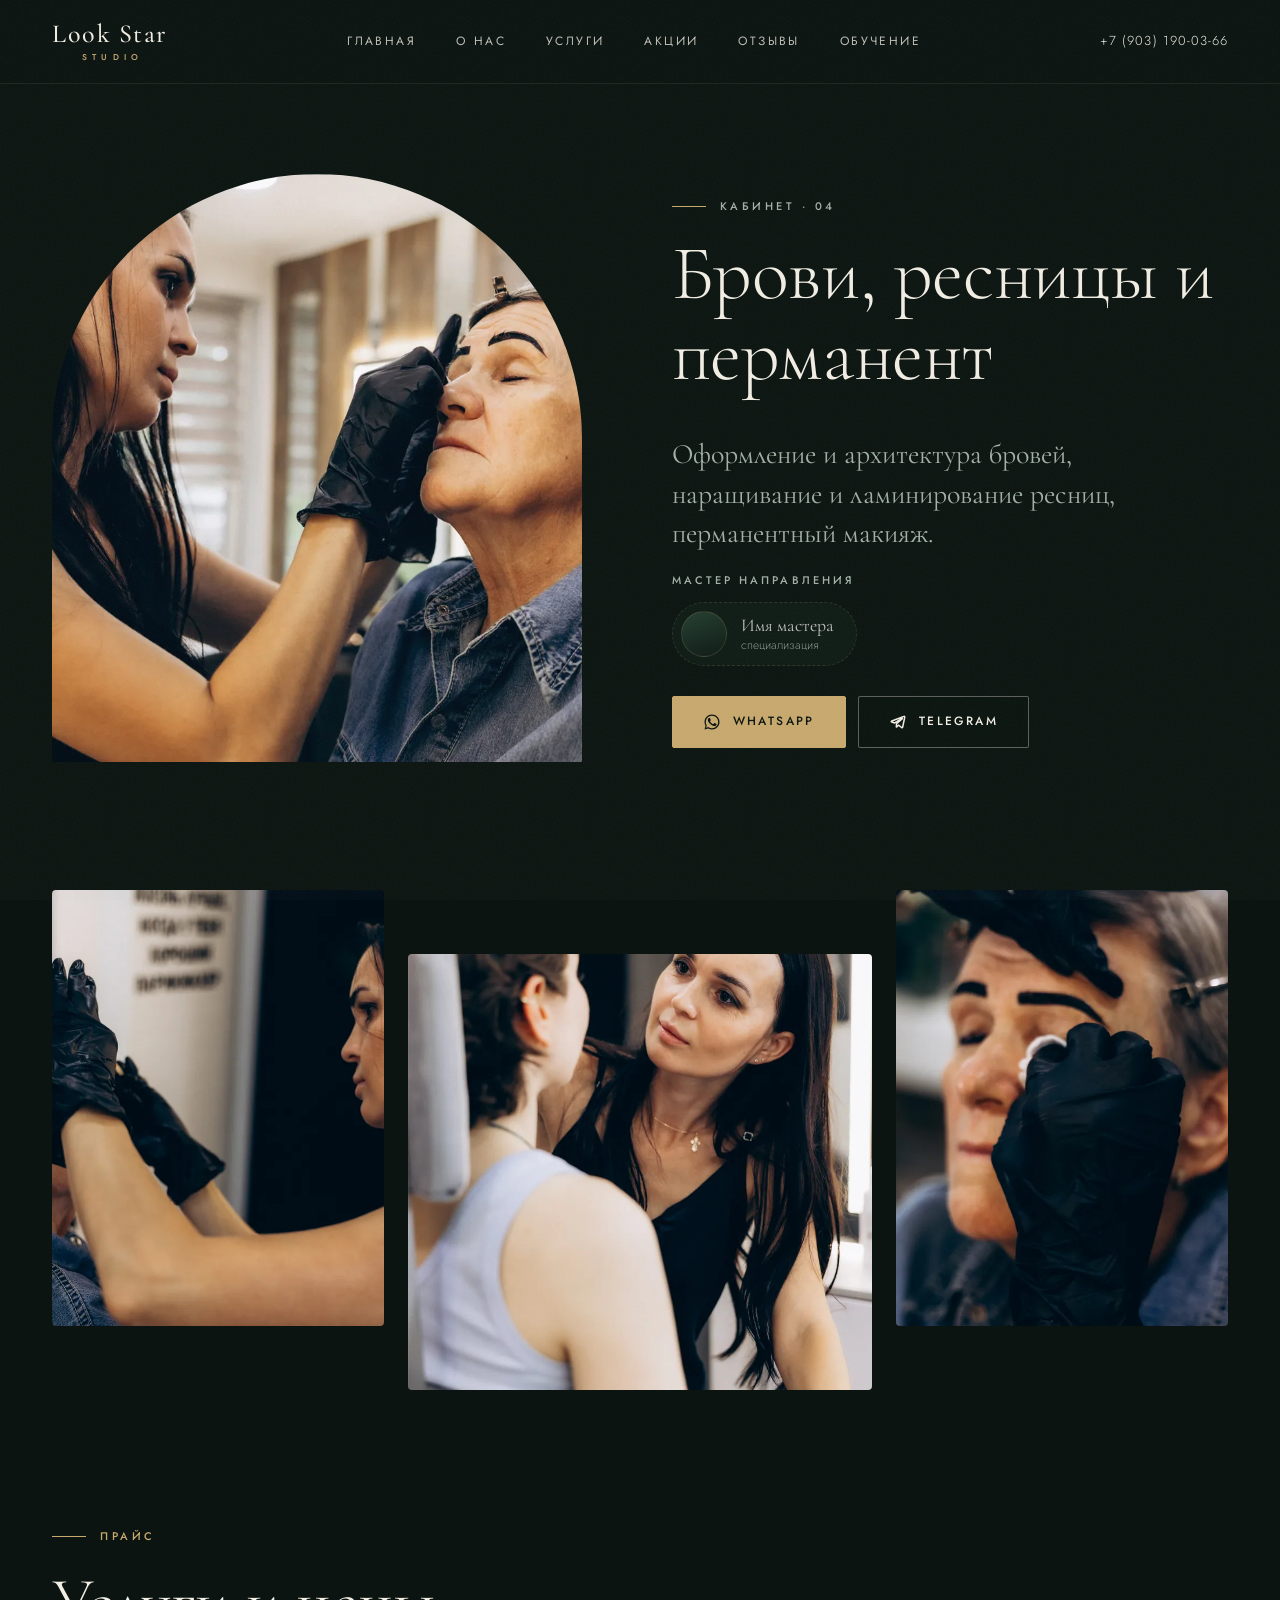
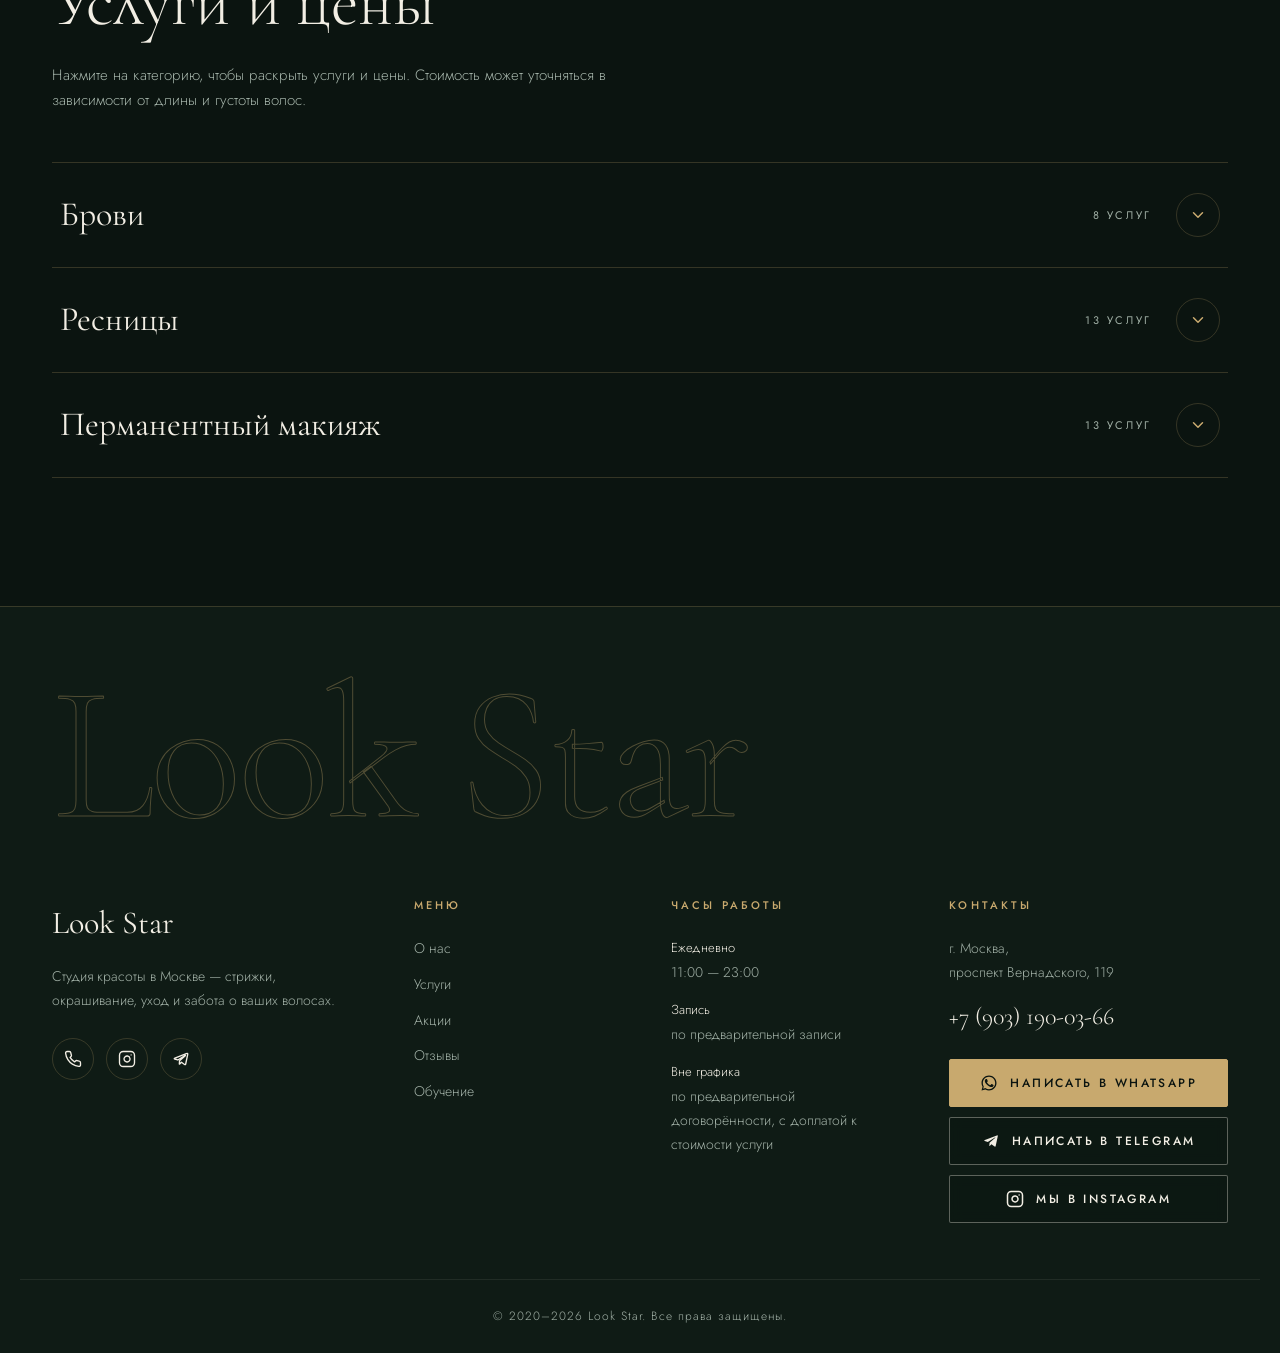
<file: brows.html>
<!DOCTYPE html>
<html lang="ru">
<head>
  <meta charset="UTF-8" />
  <meta name="viewport" content="width=device-width, initial-scale=1.0" />
  <title>Брови, ресницы и перманент — Look Star</title>
  <meta name="description" content="Архитектура бровей, наращивание и ламинирование ресниц, перманентный макияж в студии Look Star. Москва, проспект Вернадского, 119." />
  <link rel="icon" href="images/favicon.png" />
  <meta property="og:type" content="website" />
  <meta property="og:site_name" content="Look Star" />
  <meta property="og:title" content="Брови, ресницы и перманент — Look Star" />
  <meta property="og:description" content="Архитектура бровей, наращивание и ламинирование ресниц, перманентный макияж в студии Look Star. Москва, проспект Вернадского, 119." />
  <meta property="og:url" content="https://bestedaniil.github.io/salon-site/brows.html" />
  <meta property="og:image" content="https://bestedaniil.github.io/salon-site/images/logo-512.png" />
  <meta name="twitter:card" content="summary" />
  <link rel="preconnect" href="https://fonts.googleapis.com" />
  <link rel="preconnect" href="https://fonts.gstatic.com" crossorigin />
  <link href="https://fonts.googleapis.com/css2?family=Cormorant+Garamond:ital,wght@0,300;0,400;0,500;0,600;1,300;1,400&family=Jost:wght@300;400;500;600&display=swap" rel="stylesheet" />
  <link rel="stylesheet" href="css/styles.css?v=17" />
</head>
<body>
  <!-- Header -->
  <header class="site-header" id="top">
    <div class="container header-inner">
      <a href="index.html" class="logo" aria-label="Look Star — на главную">Look&nbsp;Star<small>STUDIO</small></a>
      <nav class="nav" id="nav" aria-label="Основное меню">
        <a href="index.html#top">Главная</a>
        <a href="about.html">О нас</a>
        <a href="index.html#services">Услуги</a>
        <a href="index.html#offers">Акции</a>
        <a href="index.html#reviews">Отзывы</a>
        <a href="education.html">Обучение</a>
        <div class="nav-extra">
          <a href="tel:+79031900366">+7 (903) 190-03-66</a>
          <span>Москва, проспект Вернадского, 119 · ежедневно 11:00 — 23:00</span>
        </div>
      </nav>
      <a href="tel:+79031900366" class="header-phone">+7 (903) 190-03-66</a>
      <button class="burger" id="burger" aria-label="Меню" aria-expanded="false" aria-controls="nav">
        <span></span><span></span><span></span>
      </button>
    </div>
  </header>

  <main>
    <section class="about container">
      <div class="about-photo" style="--img: var(--img-dir-brows)"></div>
      <div class="about-text">
        <p class="eyebrow">Кабинет · 04</p>
        <h1 class="section-title">Брови, ресницы и перманент</h1>
        <p class="cab-lead">Оформление и архитектура бровей, наращивание и ламинирование ресниц, перманентный макияж.</p>
        <div class="direction-master">
          <span class="dm-label">Мастер направления</span>
          <div class="master-chip is-placeholder"><span class="master-ava"></span><span class="master-meta"><strong>Имя мастера</strong><em>специализация</em></span></div>
        </div>
        <div class="cta-pair cab-cta">
          <a href="https://wa.me/79031900366" class="btn-wa" target="_blank" rel="noopener" aria-label="Записаться через WhatsApp"><svg viewBox="0 0 24 24" fill="currentColor"><path d="M17.5 14.4c-.3-.15-1.7-.84-1.96-.94-.26-.1-.45-.15-.64.15-.19.29-.74.94-.9 1.13-.17.19-.33.22-.62.07-.29-.15-1.23-.45-2.34-1.44-.87-.77-1.45-1.72-1.62-2.01-.17-.29-.02-.45.13-.6.13-.13.29-.34.44-.51.15-.17.19-.29.29-.48.1-.19.05-.36-.02-.51-.07-.15-.64-1.55-.88-2.12-.23-.56-.47-.48-.64-.49h-.55c-.19 0-.5.07-.76.36-.26.29-1 .98-1 2.38s1.02 2.76 1.17 2.95c.15.19 2.02 3.08 4.9 4.32.68.29 1.22.47 1.63.6.69.22 1.31.19 1.8.11.55-.08 1.7-.69 1.94-1.36.24-.67.24-1.24.17-1.36-.07-.12-.26-.19-.55-.34zM12 2C6.48 2 2 6.48 2 12c0 1.85.5 3.58 1.38 5.06L2 22l5.06-1.33A9.94 9.94 0 0 0 12 22c5.52 0 10-4.48 10-10S17.52 2 12 2zm0 18.2c-1.62 0-3.13-.44-4.43-1.2l-.32-.19-3 .79.8-2.93-.2-.31A8.13 8.13 0 0 1 3.8 12c0-4.52 3.68-8.2 8.2-8.2s8.2 3.68 8.2 8.2-3.68 8.2-8.2 8.2z"/></svg>WhatsApp</a>
          <a href="https://t.me/lookstarstudi0" class="btn-tg" target="_blank" rel="noopener" aria-label="Записаться через Telegram"><svg viewBox="0 0 24 24" fill="none" stroke="currentColor" stroke-width="2" stroke-linecap="round" stroke-linejoin="round" aria-hidden="true"><path d="M9.78 18.65l.28-4.23 7.68-6.92c.34-.31-.07-.46-.52-.19L7.74 13.3 3.64 12c-.88-.25-.89-.86.2-1.3l15.97-6.16c.73-.33 1.43.18 1.15 1.3l-2.72 12.81c-.19.91-.74 1.13-1.5.71L12.6 16.3l-1.99 1.93c-.23.23-.42.42-.83.42z"/></svg>Telegram</a>
        </div>
      </div>
    </section>

    <!-- Фото кабинета -->
    <section class="strip container" aria-label="Фото кабинета">
      <div class="strip-photo" style="--img: var(--img-brows-1)"></div>
      <div class="strip-photo" style="--img: var(--img-brows-2)"></div>
      <div class="strip-photo" style="--img: var(--img-brows-3)"></div>
    </section>

    <section class="prices container">
      <p class="eyebrow">Прайс</p>
      <h2 class="section-title">Услуги и цены</h2>
      <p class="prices-hint">Нажмите на категорию, чтобы раскрыть услуги и цены. Стоимость может уточняться в зависимости от длины и густоты волос.</p>
      <div class="accordion">

        <div class="acc-item">
          <button class="acc-head" type="button" aria-expanded="false">
            <span class="acc-title">Брови</span>
            <span class="acc-count">8 услуг</span>
            <svg class="acc-chevron" viewBox="0 0 24 24" fill="none" stroke="currentColor" stroke-width="2" stroke-linecap="round" stroke-linejoin="round"><path d="m6 9 6 6 6-6"/></svg>
          </button>
          <div class="acc-panel"><div class="acc-panel-inner">
            <ul class="price-list">
              <li><span class="price-name">Архитектура и дизайн бровей <em>форма, коррекция, окрашивание</em></span><span class="price-val">2100 ₽</span></li>
              <li><span class="price-name">Ламинирование бровей</span><span class="price-val">3000 ₽</span></li>
              <li><span class="price-name">Коррекция бровей пинцетом / воском</span><span class="price-val">1000 ₽</span></li>
              <li><span class="price-name">Окрашивание бровей хной <em>без коррекции</em></span><span class="price-val">1000 ₽</span></li>
              <li><span class="price-name">Окрашивание бровей краской <em>без коррекции</em></span><span class="price-val">900 ₽</span></li>
              <li><span class="price-name">Осветление бровей</span><span class="price-val">700 ₽</span></li>
              <li><span class="price-name">Ботокс для бровей</span><span class="price-val">600 ₽</span></li>
              <li><span class="price-name">Удаление пушковых волос на лице</span><span class="price-val">от 600 ₽</span></li>
            </ul>
          </div></div>
        </div>

        <div class="acc-item">
          <button class="acc-head" type="button" aria-expanded="false">
            <span class="acc-title">Ресницы</span>
            <span class="acc-count">13 услуг</span>
            <svg class="acc-chevron" viewBox="0 0 24 24" fill="none" stroke="currentColor" stroke-width="2" stroke-linecap="round" stroke-linejoin="round"><path d="m6 9 6 6 6-6"/></svg>
          </button>
          <div class="acc-panel"><div class="acc-panel-inner">
            <ul class="price-list">
              <li><span class="price-name">Классика</span><span class="price-val">1800 ₽</span></li>
              <li><span class="price-name">Неполный объём</span><span class="price-val">1500 ₽</span></li>
              <li><span class="price-name">Уголки</span><span class="price-val">1000 ₽</span></li>
              <li><span class="price-name">2D</span><span class="price-val">2000 ₽</span></li>
              <li><span class="price-name">Мокрый эффект</span><span class="price-val">2000 ₽</span></li>
              <li><span class="price-name">Эстетические пучки 2–4D</span><span class="price-val">2200 ₽</span></li>
              <li><span class="price-name">Трендовое наращивание</span><span class="price-val">2400 ₽</span></li>
              <li><span class="price-name">Ламинирование ресниц <em>окрашивание и уход входят</em></span><span class="price-val">3000 ₽</span></li>
              <li><span class="price-name">Окрашивание ресниц <em>чёрная / коричневая</em></span><span class="price-val">800 ₽</span></li>
              <li><span class="price-name">Снятие нарощенных ресниц</span><span class="price-val">от 300 ₽</span></li>
              <li><span class="price-name">Ленточное — коррекция 1 пары лент</span><span class="price-val">350 ₽</span></li>
              <li><span class="price-name">Ленточное — коррекция 40 лент</span><span class="price-val">7000 ₽</span></li>
            </ul>
          </div></div>
        </div>

        <div class="acc-item">
          <button class="acc-head" type="button" aria-expanded="false">
            <span class="acc-title">Перманентный макияж</span>
            <span class="acc-count">13 услуг</span>
            <svg class="acc-chevron" viewBox="0 0 24 24" fill="none" stroke="currentColor" stroke-width="2" stroke-linecap="round" stroke-linejoin="round"><path d="m6 9 6 6 6-6"/></svg>
          </button>
          <div class="acc-panel"><div class="acc-panel-inner">
            <ul class="price-list">
              <li><span class="price-name">Брови — пудровая / теневая растушёвка <em>1,5–2 года</em></span><span class="price-val">14 000 ₽</span></li>
              <li><span class="price-name">Коррекция бровей <em>пудровая / теневая</em></span><span class="price-val">7000 ₽</span></li>
              <li><span class="price-name">Брови — волосковая техника <em>1,5–2 года</em></span><span class="price-val">16 000 ₽</span></li>
              <li><span class="price-name">Коррекция бровей <em>волосковая</em></span><span class="price-val">8000 ₽</span></li>
              <li><span class="price-name">Губы — нюд / акварель / помадный <em>1,5–2 года</em></span><span class="price-val">14 000 ₽</span></li>
              <li><span class="price-name">Коррекция губ</span><span class="price-val">7000 ₽</span></li>
              <li><span class="price-name">Межресничка <em>3–5 лет</em></span><span class="price-val">9000 ₽</span></li>
              <li><span class="price-name">Коррекция межреснички</span><span class="price-val">6000 ₽</span></li>
              <li><span class="price-name">Классическая стрелка <em>3–5 лет</em></span><span class="price-val">14 000 ₽</span></li>
              <li><span class="price-name">Коррекция классической стрелки</span><span class="price-val">7000 ₽</span></li>
              <li><span class="price-name">Стрелка с растушёвкой <em>3–5 лет</em></span><span class="price-val">15 000 ₽</span></li>
              <li><span class="price-name">Коррекция стрелки</span><span class="price-val">8000 ₽</span></li>
              <li><span class="price-name">Удаление татуажа ремувером</span><span class="price-val">4000 ₽</span></li>
            </ul>
          </div></div>
        </div>

        </div>
    </section>
  </main>

  <!-- Footer -->
  <footer class="site-footer" id="education">
    <div class="footer-mark" aria-hidden="true">Look Star</div>
    <div class="container footer-inner">
      <div class="footer-col footer-about">
        <div class="footer-brand">Look Star</div>
        <p class="footer-tagline">Студия красоты в Москве — стрижки, окрашивание, уход и забота о ваших волосах.</p>
        <div class="footer-social">
          <a href="tel:+79031900366" aria-label="Телефон"><svg viewBox="0 0 24 24" fill="none" stroke="currentColor" stroke-width="1.8" stroke-linecap="round" stroke-linejoin="round" aria-hidden="true"><path d="M22 16.92v3a2 2 0 0 1-2.18 2 19.79 19.79 0 0 1-8.63-3.07 19.5 19.5 0 0 1-6-6 19.79 19.79 0 0 1-3.07-8.67A2 2 0 0 1 4.11 2h3a2 2 0 0 1 2 1.72 12.84 12.84 0 0 0 .7 2.81 2 2 0 0 1-.45 2.11L8.09 9.91a16 16 0 0 0 6 6l1.27-1.27a2 2 0 0 1 2.11-.45 12.84 12.84 0 0 0 2.81.7A2 2 0 0 1 22 16.92z"/></svg></a>
          <a href="https://www.instagram.com/look.star.studio" target="_blank" rel="noopener" aria-label="Instagram"><svg viewBox="0 0 24 24" fill="none" stroke="currentColor" stroke-width="1.8" stroke-linecap="round" stroke-linejoin="round" aria-hidden="true"><rect width="20" height="20" x="2" y="2" rx="5" ry="5"/><path d="M16 11.37A4 4 0 1 1 12.63 8 4 4 0 0 1 16 11.37z"/><line x1="17.5" x2="17.51" y1="6.5" y2="6.5"/></svg></a>
          <a href="https://t.me/lookstarstudi0" target="_blank" rel="noopener" aria-label="Telegram"><svg viewBox="0 0 24 24" fill="none" stroke="currentColor" stroke-width="1.8" stroke-linecap="round" stroke-linejoin="round" aria-hidden="true"><path d="M9.78 18.65l.28-4.23 7.68-6.92c.34-.31-.07-.46-.52-.19L7.74 13.3 3.64 12c-.88-.25-.89-.86.2-1.3l15.97-6.16c.73-.33 1.43.18 1.15 1.3l-2.72 12.81c-.19.91-.74 1.13-1.5.71L12.6 16.3l-1.99 1.93c-.23.23-.42.42-.83.42z"/></svg></a>
        </div>
      </div>
      <div class="footer-col">
        <h4>Меню</h4>
        <nav class="footer-nav">
          <a href="about.html">О нас</a>
          <a href="index.html#services">Услуги</a>
          <a href="index.html#offers">Акции</a>
        <a href="index.html#reviews">Отзывы</a>
          <a href="education.html">Обучение</a>
        </nav>
      </div>
      <div class="footer-col">
        <h4>Часы работы</h4>
        <div class="footer-hours">
          <p><span>Ежедневно</span>11:00 — 23:00</p>
          <p><span>Запись</span>по предварительной записи</p>
          <p><span>Вне графика</span>по предварительной договорённости, с доплатой к стоимости услуги</p>
        </div>
      </div>
      <div class="footer-col">
        <h4>Контакты</h4>
        <p class="footer-addr">г. Москва,<br />проспект Вернадского, 119</p>
        <p class="footer-phone"><a href="tel:+79031900366">+7 (903) 190-03-66</a></p>
        <div class="footer-cta">
        <a href="https://wa.me/79031900366" class="btn-wa" target="_blank" rel="noopener" aria-label="Написать в WhatsApp">
          <svg viewBox="0 0 24 24" fill="currentColor"><path d="M17.5 14.4c-.3-.15-1.7-.84-1.96-.94-.26-.1-.45-.15-.64.15-.19.29-.74.94-.9 1.13-.17.19-.33.22-.62.07-.29-.15-1.23-.45-2.34-1.44-.87-.77-1.45-1.72-1.62-2.01-.17-.29-.02-.45.13-.6.13-.13.29-.34.44-.51.15-.17.19-.29.29-.48.1-.19.05-.36-.02-.51-.07-.15-.64-1.55-.88-2.12-.23-.56-.47-.48-.64-.49h-.55c-.19 0-.5.07-.76.36-.26.29-1 .98-1 2.38s1.02 2.76 1.17 2.95c.15.19 2.02 3.08 4.9 4.32.68.29 1.22.47 1.63.6.69.22 1.31.19 1.8.11.55-.08 1.7-.69 1.94-1.36.24-.67.24-1.24.17-1.36-.07-.12-.26-.19-.55-.34zM12 2C6.48 2 2 6.48 2 12c0 1.85.5 3.58 1.38 5.06L2 22l5.06-1.33A9.94 9.94 0 0 0 12 22c5.52 0 10-4.48 10-10S17.52 2 12 2zm0 18.2c-1.62 0-3.13-.44-4.43-1.2l-.32-.19-3 .79.8-2.93-.2-.31A8.13 8.13 0 0 1 3.8 12c0-4.52 3.68-8.2 8.2-8.2s8.2 3.68 8.2 8.2-3.68 8.2-8.2 8.2z"/></svg>
          Написать в WhatsApp
        </a>
        <a href="https://t.me/lookstarstudi0" class="btn-tg" target="_blank" rel="noopener" aria-label="Написать в Telegram">
          <svg viewBox="0 0 24 24" fill="currentColor"><path d="M9.78 18.65l.28-4.23 7.68-6.92c.34-.31-.07-.46-.52-.19L7.74 13.3 3.64 12c-.88-.25-.89-.86.2-1.3l15.97-6.16c.73-.33 1.43.18 1.15 1.3l-2.72 12.81c-.19.91-.74 1.13-1.5.71L12.6 16.3l-1.99 1.93c-.23.23-.42.42-.83.42z"/></svg>
          Написать в Telegram
        </a>
        <a href="https://www.instagram.com/look.star.studio" class="btn-ig" target="_blank" rel="noopener" aria-label="Мы в Instagram">
          <svg viewBox="0 0 24 24" fill="none" stroke="currentColor" stroke-width="2" stroke-linecap="round" stroke-linejoin="round" aria-hidden="true"><rect width="20" height="20" x="2" y="2" rx="5" ry="5"/><path d="M16 11.37A4 4 0 1 1 12.63 8 4 4 0 0 1 16 11.37z"/><line x1="17.5" x2="17.51" y1="6.5" y2="6.5"/></svg>
          Мы в Instagram
        </a>
        </div>
      </div>
    </div>
    <div class="footer-bottom">© 2020–2026 Look Star. Все права защищены.</div>
  </footer>

  <script src="js/main.js?v=17"></script>
</body>
</html>
</file>
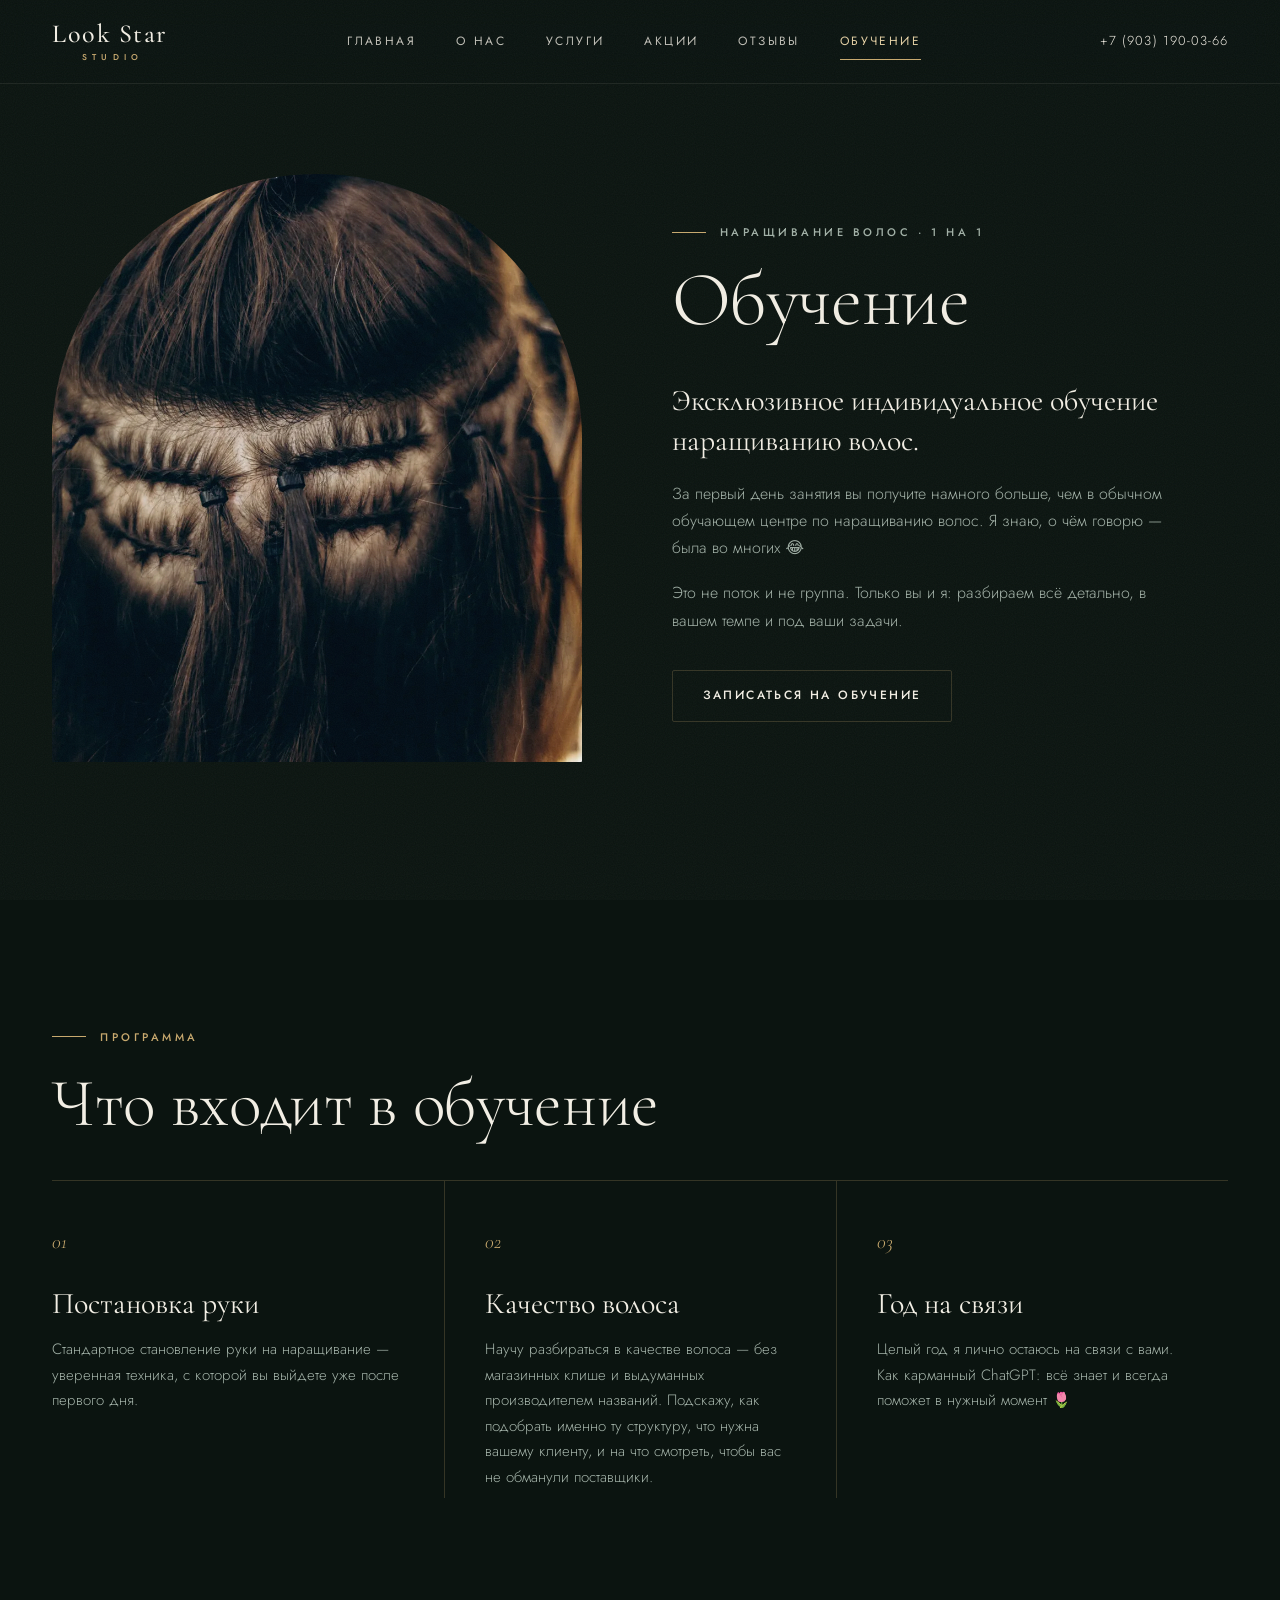
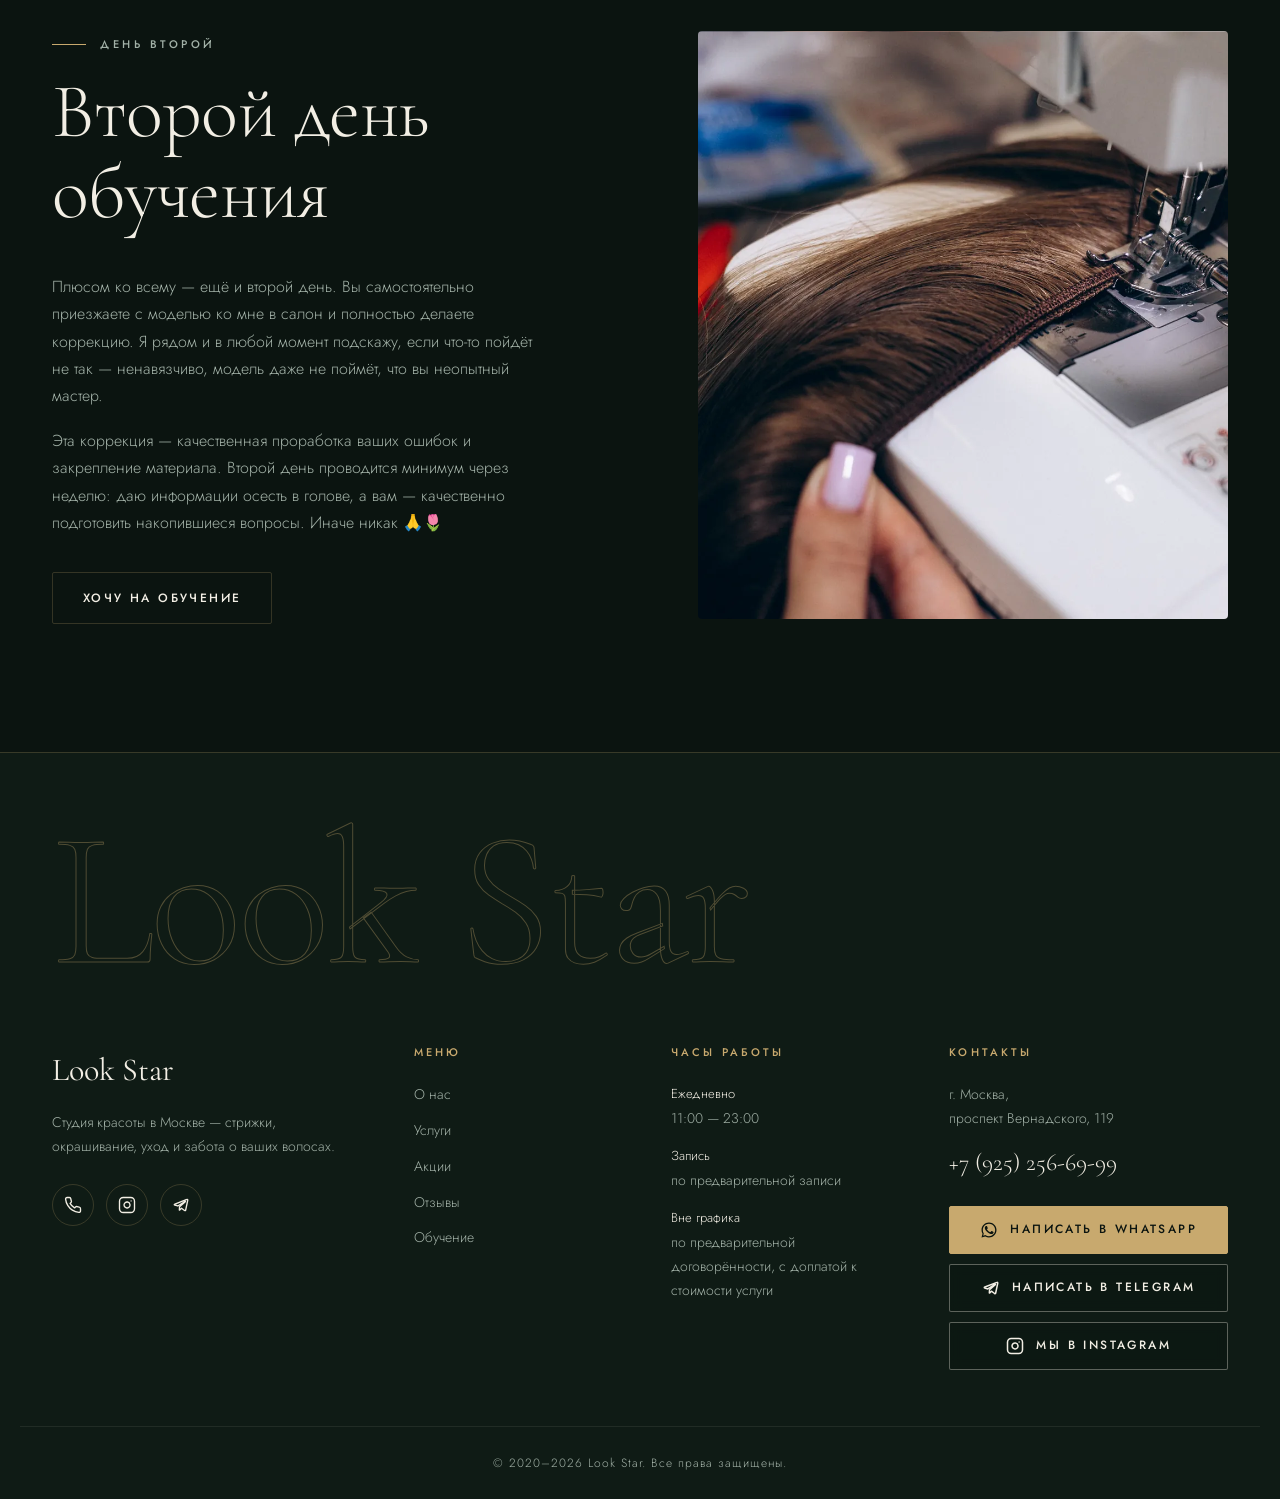
<file: education.html>
<!DOCTYPE html>
<html lang="ru">
<head>
  <meta charset="UTF-8" />
  <meta name="viewport" content="width=device-width, initial-scale=1.0" />
  <title>Обучение — Look Star</title>
  <meta name="description" content="Эксклюзивное индивидуальное обучение наращиванию волос в студии Look Star. Постановка руки, разбор качества волоса и год личной поддержки." />
  <link rel="icon" href="images/favicon.png" />
  <meta property="og:type" content="website" />
  <meta property="og:site_name" content="Look Star" />
  <meta property="og:title" content="Обучение наращиванию волос — Look Star" />
  <meta property="og:description" content="Эксклюзивное индивидуальное обучение наращиванию волос: постановка руки, разбор качества волоса, второй день с моделью и год личной поддержки." />
  <meta property="og:url" content="https://bestedaniil.github.io/salon-site/education.html" />
  <meta property="og:image" content="https://bestedaniil.github.io/salon-site/images/logo-512.png" />
  <meta name="twitter:card" content="summary" />
  <link rel="preconnect" href="https://fonts.googleapis.com" />
  <link rel="preconnect" href="https://fonts.gstatic.com" crossorigin />
  <link href="https://fonts.googleapis.com/css2?family=Cormorant+Garamond:ital,wght@0,300;0,400;0,500;0,600;1,300;1,400&family=Jost:wght@300;400;500;600&display=swap" rel="stylesheet" />
  <link rel="stylesheet" href="css/styles.css?v=17" />
</head>
<body>
  <!-- Header -->
  <header class="site-header" id="top">
    <div class="container header-inner">
      <a href="index.html" class="logo" aria-label="Look Star — на главную">Look&nbsp;Star<small>STUDIO</small></a>
      <nav class="nav" id="nav" aria-label="Основное меню">
        <a href="index.html#top">Главная</a>
        <a href="about.html">О нас</a>
        <a href="index.html#services">Услуги</a>
        <a href="index.html#offers">Акции</a>
        <a href="index.html#reviews">Отзывы</a>
        <a href="education.html" aria-current="page">Обучение</a>
        <div class="nav-extra">
          <a href="tel:+79031900366">+7 (903) 190-03-66</a>
          <span>Москва, проспект Вернадского, 119 · ежедневно 11:00 — 23:00</span>
        </div>
      </nav>
      <a href="tel:+79031900366" class="header-phone">+7 (903) 190-03-66</a>
      <button class="burger" id="burger" aria-label="Меню" aria-expanded="false" aria-controls="nav">
        <span></span><span></span><span></span>
      </button>
    </div>
  </header>

  <main>
    <!-- Intro -->
    <section class="about container">
      <div class="about-photo" style="--img: var(--img-edu)"></div>
      <div class="about-text">
        <p class="eyebrow">Наращивание волос · 1 на 1</p>
        <h1 class="section-title">Обучение</h1>
        <p class="edu-lead">Эксклюзивное индивидуальное обучение наращиванию волос.</p>
        <p>За первый день занятия вы получите намного больше, чем в обычном обучающем центре по наращиванию волос. Я знаю, о чём говорю — была во многих 😂</p>
        <p>Это не поток и не группа. Только вы и я: разбираем всё детально, в вашем темпе и под ваши задачи.</p>
        <a href="tel:+79252566999" class="btn btn-dark">Записаться на обучение</a>
      </div>
    </section>

    <!-- What's inside -->
    <section class="why container">
      <p class="eyebrow">Программа</p>
      <h2 class="section-title">Что входит в обучение</h2>
      <div class="why-grid">
        <article class="why-card">
          <h3>Постановка руки</h3>
          <p>Стандартное становление руки на наращивание — уверенная техника, с которой вы выйдете уже после первого дня.</p>
        </article>
        <article class="why-card">
          <h3>Качество волоса</h3>
          <p>Научу разбираться в качестве волоса — без магазинных клише и выдуманных производителем названий. Подскажу, как подобрать именно ту структуру, что нужна вашему клиенту, и на что смотреть, чтобы вас не обманули поставщики.</p>
        </article>
        <article class="why-card">
          <h3>Год на связи</h3>
          <p>Целый год я лично остаюсь на связи с вами. Как карманный ChatGPT: всё знает и всегда поможет в нужный момент 🌷</p>
        </article>
      </div>
    </section>

    <!-- Second day -->
    <section class="about about-rev container">
      <div class="about-text">
        <p class="eyebrow">День второй</p>
        <h2 class="section-title">Второй день обучения</h2>
        <p>Плюсом ко всему — ещё и второй день. Вы самостоятельно приезжаете с моделью ко мне в салон и полностью делаете коррекцию. Я рядом и в любой момент подскажу, если что-то пойдёт не так — ненавязчиво, модель даже не поймёт, что вы неопытный мастер.</p>
        <p>Эта коррекция — качественная проработка ваших ошибок и закрепление материала. Второй день проводится минимум через неделю: даю информации осесть в голове, а вам — качественно подготовить накопившиеся вопросы. Иначе никак 🙏🌷</p>
        <a href="tel:+79252566999" class="btn btn-dark">Хочу на обучение</a>
      </div>
      <div class="about-photo" style="--img: var(--img-interior3)"></div>
    </section>
  </main>

  <!-- Footer -->
  <footer class="site-footer">
    <div class="footer-mark" aria-hidden="true">Look Star</div>
    <div class="container footer-inner">
      <div class="footer-col footer-about">
        <div class="footer-brand">Look Star</div>
        <p class="footer-tagline">Студия красоты в Москве — стрижки, окрашивание, уход и забота о ваших волосах.</p>
        <div class="footer-social">
          <a href="tel:+79252566999" aria-label="Телефон"><svg viewBox="0 0 24 24" fill="none" stroke="currentColor" stroke-width="1.8" stroke-linecap="round" stroke-linejoin="round" aria-hidden="true"><path d="M22 16.92v3a2 2 0 0 1-2.18 2 19.79 19.79 0 0 1-8.63-3.07 19.5 19.5 0 0 1-6-6 19.79 19.79 0 0 1-3.07-8.67A2 2 0 0 1 4.11 2h3a2 2 0 0 1 2 1.72 12.84 12.84 0 0 0 .7 2.81 2 2 0 0 1-.45 2.11L8.09 9.91a16 16 0 0 0 6 6l1.27-1.27a2 2 0 0 1 2.11-.45 12.84 12.84 0 0 0 2.81.7A2 2 0 0 1 22 16.92z"/></svg></a>
          <a href="https://www.instagram.com/look.star.studio" target="_blank" rel="noopener" aria-label="Instagram"><svg viewBox="0 0 24 24" fill="none" stroke="currentColor" stroke-width="1.8" stroke-linecap="round" stroke-linejoin="round" aria-hidden="true"><rect width="20" height="20" x="2" y="2" rx="5" ry="5"/><path d="M16 11.37A4 4 0 1 1 12.63 8 4 4 0 0 1 16 11.37z"/><line x1="17.5" x2="17.51" y1="6.5" y2="6.5"/></svg></a>
          <a href="https://t.me/alenkas03" target="_blank" rel="noopener" aria-label="Telegram"><svg viewBox="0 0 24 24" fill="none" stroke="currentColor" stroke-width="1.8" stroke-linecap="round" stroke-linejoin="round" aria-hidden="true"><path d="M9.78 18.65l.28-4.23 7.68-6.92c.34-.31-.07-.46-.52-.19L7.74 13.3 3.64 12c-.88-.25-.89-.86.2-1.3l15.97-6.16c.73-.33 1.43.18 1.15 1.3l-2.72 12.81c-.19.91-.74 1.13-1.5.71L12.6 16.3l-1.99 1.93c-.23.23-.42.42-.83.42z"/></svg></a>
        </div>
      </div>
      <div class="footer-col">
        <h4>Меню</h4>
        <nav class="footer-nav">
          <a href="about.html">О нас</a>
          <a href="index.html#services">Услуги</a>
          <a href="index.html#offers">Акции</a>
        <a href="index.html#reviews">Отзывы</a>
          <a href="education.html">Обучение</a>
        </nav>
      </div>
      <div class="footer-col">
        <h4>Часы работы</h4>
        <div class="footer-hours">
          <p><span>Ежедневно</span>11:00 — 23:00</p>
          <p><span>Запись</span>по предварительной записи</p>
          <p><span>Вне графика</span>по предварительной договорённости, с доплатой к стоимости услуги</p>
        </div>
      </div>
      <div class="footer-col">
        <h4>Контакты</h4>
        <p class="footer-addr">г. Москва,<br />проспект Вернадского, 119</p>
        <p class="footer-phone"><a href="tel:+79252566999">+7 (925) 256-69-99</a></p>
        <div class="footer-cta">
        <a href="https://wa.me/79252566999" class="btn-wa" target="_blank" rel="noopener" aria-label="Написать в WhatsApp">
          <svg viewBox="0 0 24 24" fill="currentColor"><path d="M17.5 14.4c-.3-.15-1.7-.84-1.96-.94-.26-.1-.45-.15-.64.15-.19.29-.74.94-.9 1.13-.17.19-.33.22-.62.07-.29-.15-1.23-.45-2.34-1.44-.87-.77-1.45-1.72-1.62-2.01-.17-.29-.02-.45.13-.6.13-.13.29-.34.44-.51.15-.17.19-.29.29-.48.1-.19.05-.36-.02-.51-.07-.15-.64-1.55-.88-2.12-.23-.56-.47-.48-.64-.49h-.55c-.19 0-.5.07-.76.36-.26.29-1 .98-1 2.38s1.02 2.76 1.17 2.95c.15.19 2.02 3.08 4.9 4.32.68.29 1.22.47 1.63.6.69.22 1.31.19 1.8.11.55-.08 1.7-.69 1.94-1.36.24-.67.24-1.24.17-1.36-.07-.12-.26-.19-.55-.34zM12 2C6.48 2 2 6.48 2 12c0 1.85.5 3.58 1.38 5.06L2 22l5.06-1.33A9.94 9.94 0 0 0 12 22c5.52 0 10-4.48 10-10S17.52 2 12 2zm0 18.2c-1.62 0-3.13-.44-4.43-1.2l-.32-.19-3 .79.8-2.93-.2-.31A8.13 8.13 0 0 1 3.8 12c0-4.52 3.68-8.2 8.2-8.2s8.2 3.68 8.2 8.2-3.68 8.2-8.2 8.2z"/></svg>
          Написать в WhatsApp
        </a>
        <a href="https://t.me/alenkas03" class="btn-tg" target="_blank" rel="noopener" aria-label="Написать в Telegram">
          <svg viewBox="0 0 24 24" fill="none" stroke="currentColor" stroke-width="2" stroke-linecap="round" stroke-linejoin="round" aria-hidden="true"><path d="M9.78 18.65l.28-4.23 7.68-6.92c.34-.31-.07-.46-.52-.19L7.74 13.3 3.64 12c-.88-.25-.89-.86.2-1.3l15.97-6.16c.73-.33 1.43.18 1.15 1.3l-2.72 12.81c-.19.91-.74 1.13-1.5.71L12.6 16.3l-1.99 1.93c-.23.23-.42.42-.83.42z"/></svg>
          Написать в Telegram
        </a>
        <a href="https://www.instagram.com/look.star.studio" class="btn-ig" target="_blank" rel="noopener" aria-label="Мы в Instagram">
          <svg viewBox="0 0 24 24" fill="none" stroke="currentColor" stroke-width="2" stroke-linecap="round" stroke-linejoin="round" aria-hidden="true"><rect width="20" height="20" x="2" y="2" rx="5" ry="5"/><path d="M16 11.37A4 4 0 1 1 12.63 8 4 4 0 0 1 16 11.37z"/><line x1="17.5" x2="17.51" y1="6.5" y2="6.5"/></svg>
          Мы в Instagram
        </a>
        </div>
      </div>
    </div>
    <div class="footer-bottom">© 2020–2026 Look Star. Все права защищены.</div>
  </footer>

  <script src="js/main.js?v=17"></script>
</body>
</html>
</file>
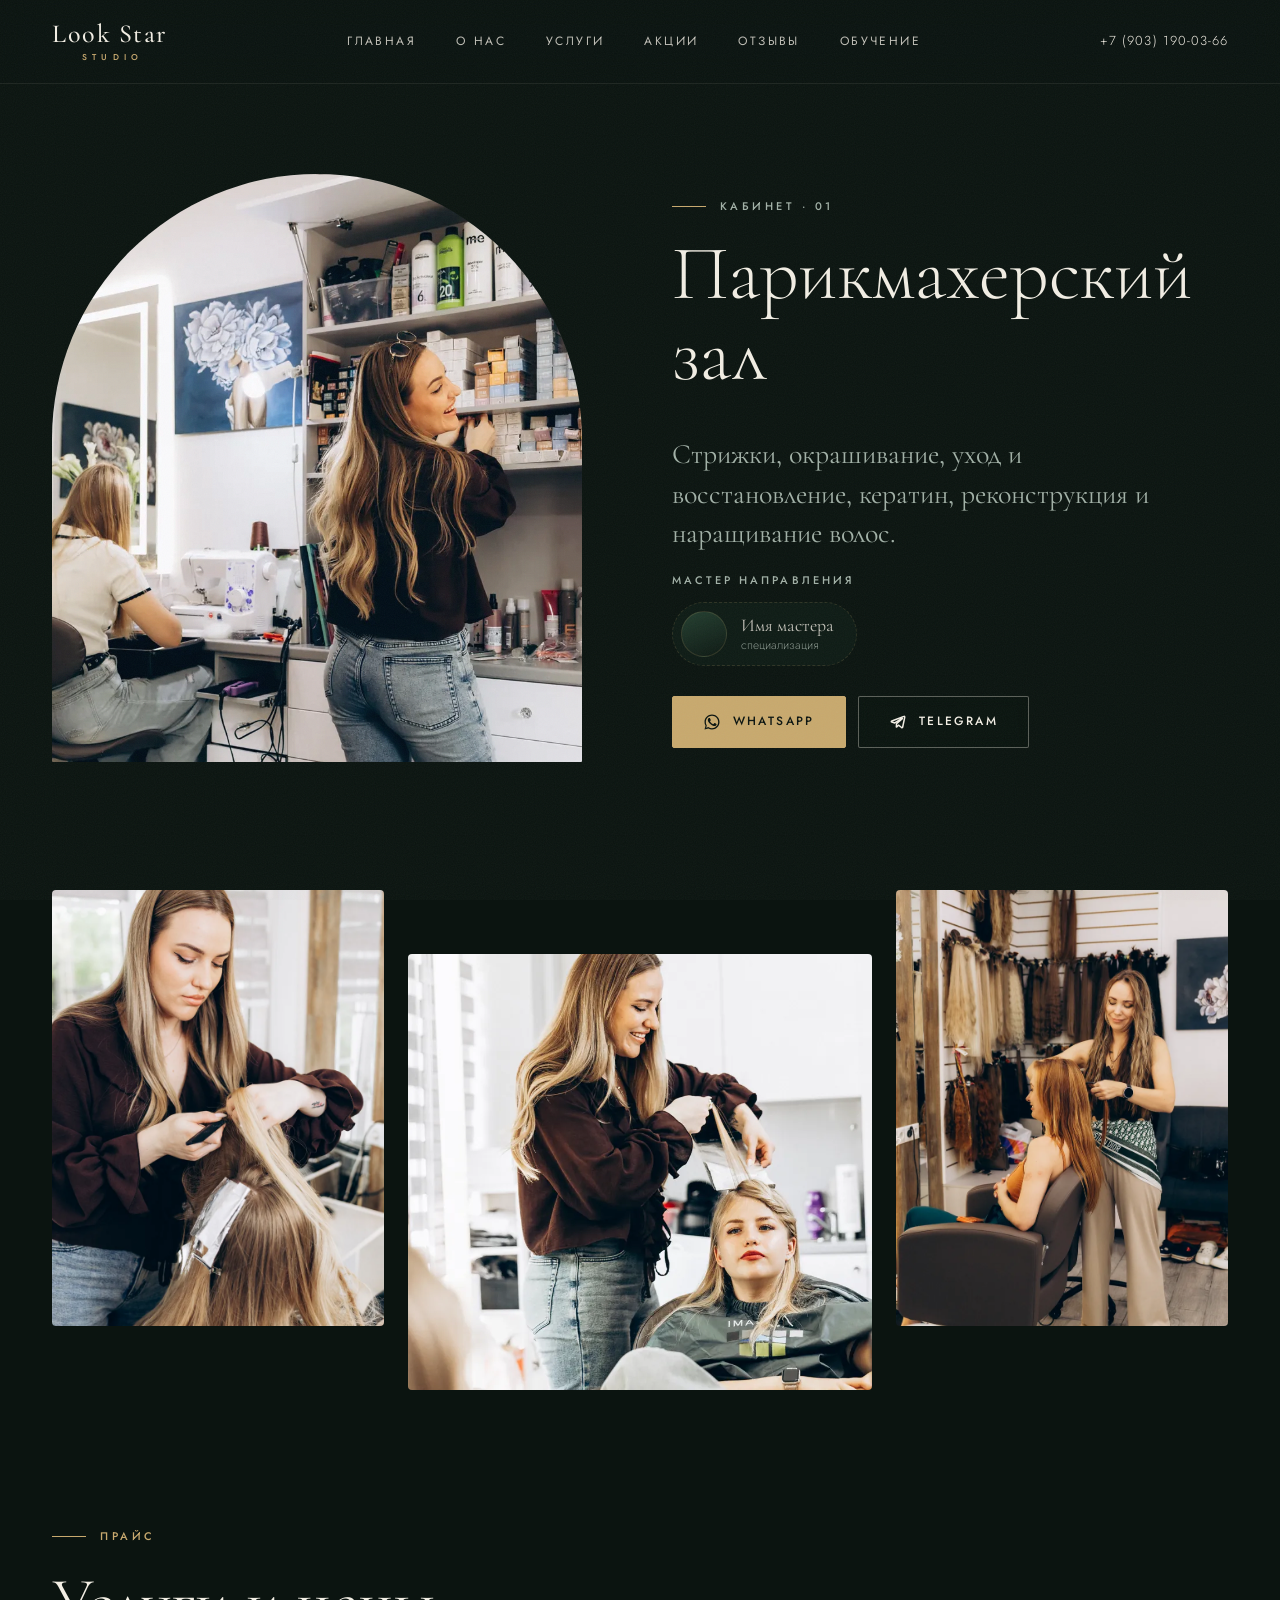
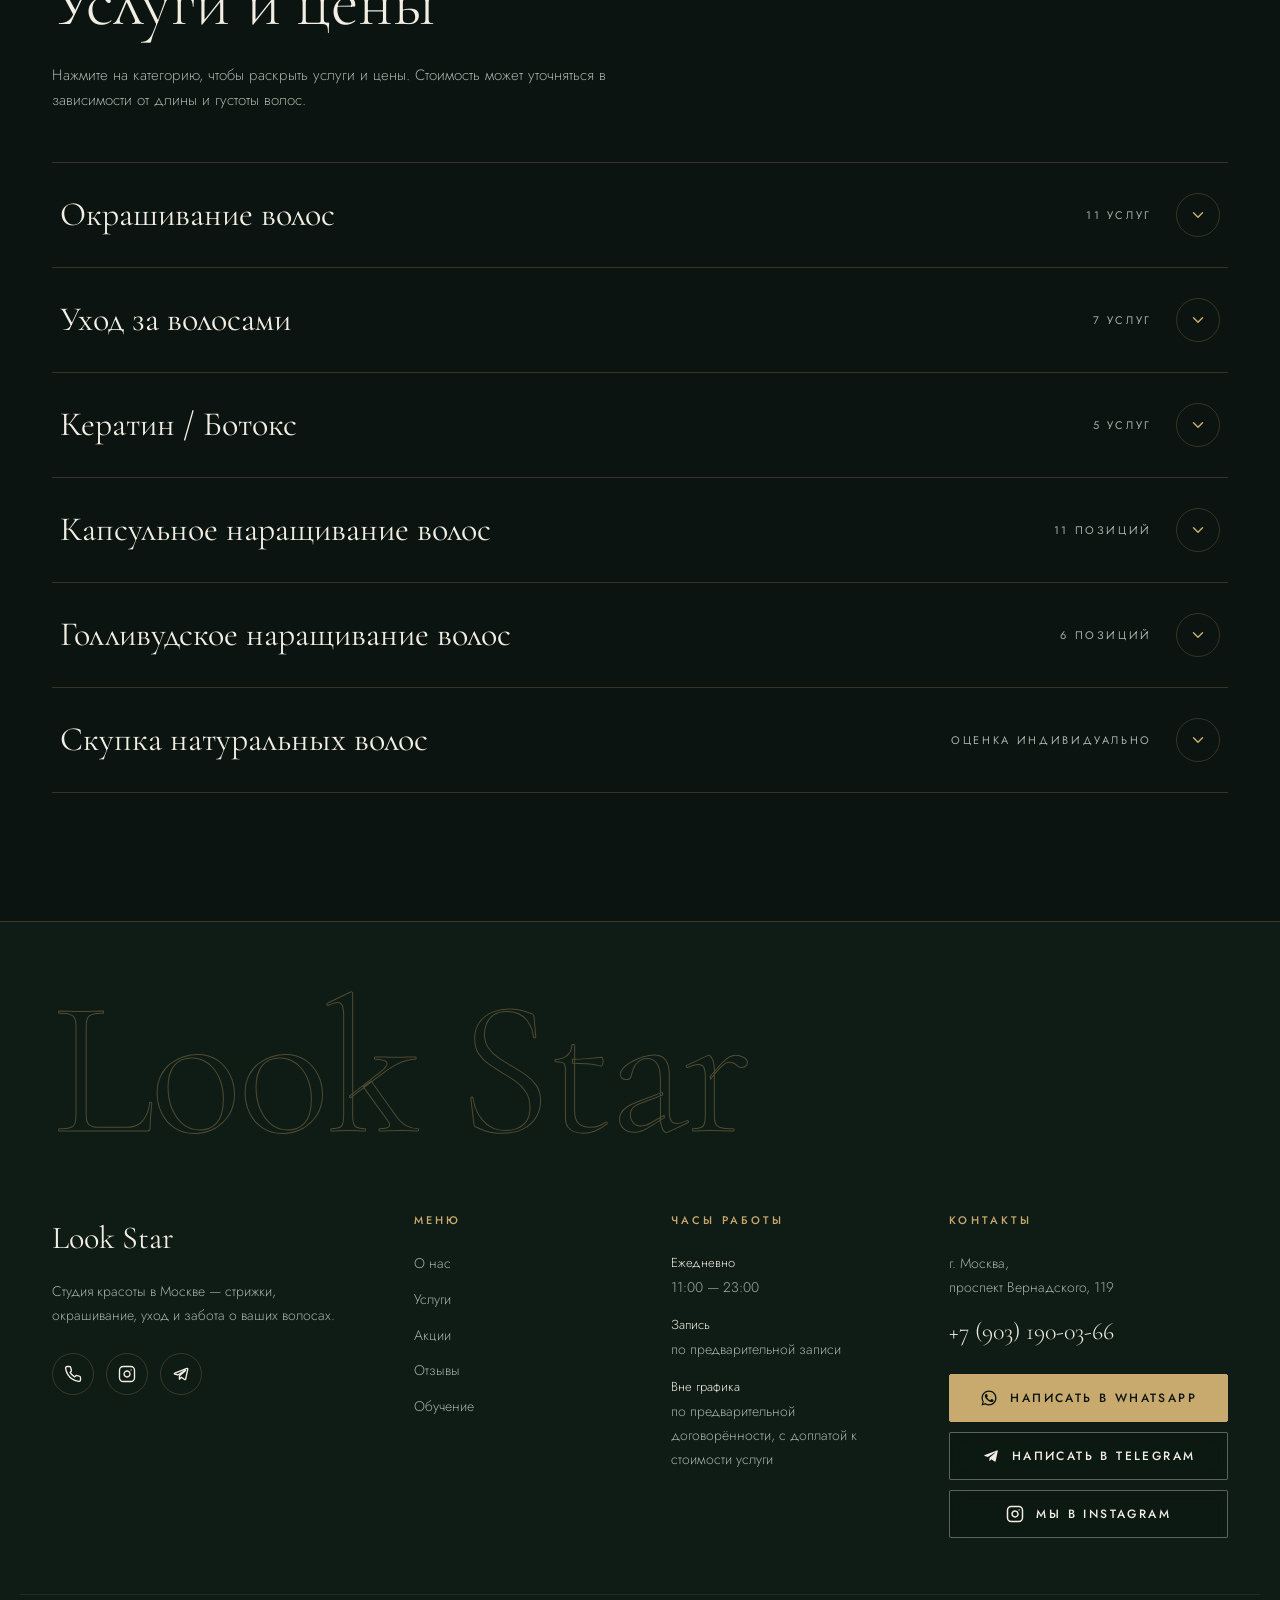
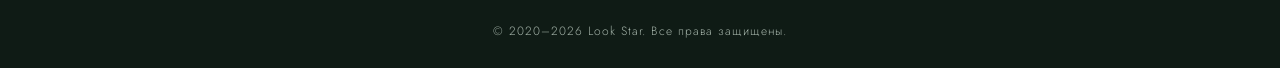
<file: hair.html>
<!DOCTYPE html>
<html lang="ru">
<head>
  <meta charset="UTF-8" />
  <meta name="viewport" content="width=device-width, initial-scale=1.0" />
  <title>Парикмахерский зал — Look Star</title>
  <meta name="description" content="Стрижки, окрашивание, уход и восстановление, кератин, реконструкция и наращивание волос в студии Look Star. Москва, проспект Вернадского, 119." />
  <link rel="icon" href="images/favicon.png" />
  <meta property="og:type" content="website" />
  <meta property="og:site_name" content="Look Star" />
  <meta property="og:title" content="Парикмахерский зал — Look Star" />
  <meta property="og:description" content="Стрижки, окрашивание, уход и восстановление, кератин, реконструкция и наращивание волос в студии Look Star. Москва, проспект Вернадского, 119." />
  <meta property="og:url" content="https://bestedaniil.github.io/salon-site/hair.html" />
  <meta property="og:image" content="https://bestedaniil.github.io/salon-site/images/logo-512.png" />
  <meta name="twitter:card" content="summary" />
  <link rel="preconnect" href="https://fonts.googleapis.com" />
  <link rel="preconnect" href="https://fonts.gstatic.com" crossorigin />
  <link href="https://fonts.googleapis.com/css2?family=Cormorant+Garamond:ital,wght@0,300;0,400;0,500;0,600;1,300;1,400&family=Jost:wght@300;400;500;600&display=swap" rel="stylesheet" />
  <link rel="stylesheet" href="css/styles.css?v=17" />
</head>
<body>
  <!-- Header -->
  <header class="site-header" id="top">
    <div class="container header-inner">
      <a href="index.html" class="logo" aria-label="Look Star — на главную">Look&nbsp;Star<small>STUDIO</small></a>
      <nav class="nav" id="nav" aria-label="Основное меню">
        <a href="index.html#top">Главная</a>
        <a href="about.html">О нас</a>
        <a href="index.html#services">Услуги</a>
        <a href="index.html#offers">Акции</a>
        <a href="index.html#reviews">Отзывы</a>
        <a href="education.html">Обучение</a>
        <div class="nav-extra">
          <a href="tel:+79031900366">+7 (903) 190-03-66</a>
          <span>Москва, проспект Вернадского, 119 · ежедневно 11:00 — 23:00</span>
        </div>
      </nav>
      <a href="tel:+79031900366" class="header-phone">+7 (903) 190-03-66</a>
      <button class="burger" id="burger" aria-label="Меню" aria-expanded="false" aria-controls="nav">
        <span></span><span></span><span></span>
      </button>
    </div>
  </header>

  <main>
    <section class="about container">
      <div class="about-photo" style="--img: var(--img-dir-hair)"></div>
      <div class="about-text">
        <p class="eyebrow">Кабинет · 01</p>
        <h1 class="section-title">Парикмахерский зал</h1>
        <p class="cab-lead">Стрижки, окрашивание, уход и восстановление, кератин, реконструкция и наращивание волос.</p>
        <div class="direction-master">
          <span class="dm-label">Мастер направления</span>
          <div class="master-chip is-placeholder"><span class="master-ava"></span><span class="master-meta"><strong>Имя мастера</strong><em>специализация</em></span></div>
        </div>
        <div class="cta-pair cab-cta">
          <a href="https://wa.me/79031900366" class="btn-wa" target="_blank" rel="noopener" aria-label="Записаться через WhatsApp"><svg viewBox="0 0 24 24" fill="currentColor"><path d="M17.5 14.4c-.3-.15-1.7-.84-1.96-.94-.26-.1-.45-.15-.64.15-.19.29-.74.94-.9 1.13-.17.19-.33.22-.62.07-.29-.15-1.23-.45-2.34-1.44-.87-.77-1.45-1.72-1.62-2.01-.17-.29-.02-.45.13-.6.13-.13.29-.34.44-.51.15-.17.19-.29.29-.48.1-.19.05-.36-.02-.51-.07-.15-.64-1.55-.88-2.12-.23-.56-.47-.48-.64-.49h-.55c-.19 0-.5.07-.76.36-.26.29-1 .98-1 2.38s1.02 2.76 1.17 2.95c.15.19 2.02 3.08 4.9 4.32.68.29 1.22.47 1.63.6.69.22 1.31.19 1.8.11.55-.08 1.7-.69 1.94-1.36.24-.67.24-1.24.17-1.36-.07-.12-.26-.19-.55-.34zM12 2C6.48 2 2 6.48 2 12c0 1.85.5 3.58 1.38 5.06L2 22l5.06-1.33A9.94 9.94 0 0 0 12 22c5.52 0 10-4.48 10-10S17.52 2 12 2zm0 18.2c-1.62 0-3.13-.44-4.43-1.2l-.32-.19-3 .79.8-2.93-.2-.31A8.13 8.13 0 0 1 3.8 12c0-4.52 3.68-8.2 8.2-8.2s8.2 3.68 8.2 8.2-3.68 8.2-8.2 8.2z"/></svg>WhatsApp</a>
          <a href="https://t.me/lookstarstudi0" class="btn-tg" target="_blank" rel="noopener" aria-label="Записаться через Telegram"><svg viewBox="0 0 24 24" fill="none" stroke="currentColor" stroke-width="2" stroke-linecap="round" stroke-linejoin="round" aria-hidden="true"><path d="M9.78 18.65l.28-4.23 7.68-6.92c.34-.31-.07-.46-.52-.19L7.74 13.3 3.64 12c-.88-.25-.89-.86.2-1.3l15.97-6.16c.73-.33 1.43.18 1.15 1.3l-2.72 12.81c-.19.91-.74 1.13-1.5.71L12.6 16.3l-1.99 1.93c-.23.23-.42.42-.83.42z"/></svg>Telegram</a>
        </div>
      </div>
    </section>

    <!-- Фото кабинета -->
    <section class="strip container" aria-label="Фото кабинета">
      <div class="strip-photo" style="--img: var(--img-hair-1)"></div>
      <div class="strip-photo" style="--img: var(--img-hair-2)"></div>
      <div class="strip-photo" style="--img: var(--img-hair-3)"></div>
    </section>

    <section class="prices container">
      <p class="eyebrow">Прайс</p>
      <h2 class="section-title">Услуги и цены</h2>
      <p class="prices-hint">Нажмите на категорию, чтобы раскрыть услуги и цены. Стоимость может уточняться в зависимости от длины и густоты волос.</p>
      <div class="accordion">

        <div class="acc-item">
          <button class="acc-head" type="button" aria-expanded="false">
            <span class="acc-title">Окрашивание волос</span>
            <span class="acc-count">11 услуг</span>
            <svg class="acc-chevron" viewBox="0 0 24 24" fill="none" stroke="currentColor" stroke-width="2" stroke-linecap="round" stroke-linejoin="round"><path d="m6 9 6 6 6-6"/></svg>
          </button>
          <div class="acc-panel"><div class="acc-panel-inner">
            <ul class="price-list">
              <li><span class="price-name">Корни (в один тон)</span><span class="price-val">6500 ₽</span></li>
              <li><span class="price-name">Корни + окрашивание длины <em>до плеч</em></span><span class="price-val">8000 ₽</span></li>
              <li><span class="price-name">Корни + окрашивание длины <em>до лопаток</em></span><span class="price-val">8500 ₽</span></li>
              <li><span class="price-name">Корни + окрашивание длины <em>ниже лопаток</em></span><span class="price-val">9000 ₽</span></li>
              <li><span class="price-name">Осветление + тонирование <em>корни</em></span><span class="price-val">8500 ₽</span></li>
              <li><span class="price-name">Осветление + тонирование <em>до плеч</em></span><span class="price-val">8800 ₽</span></li>
              <li><span class="price-name">Осветление + тонирование <em>до лопаток</em></span><span class="price-val">10 000 ₽</span></li>
              <li><span class="price-name">Осветление + тонирование <em>ниже лопаток</em></span><span class="price-val">12 000 ₽</span></li>
              <li><span class="price-name">Мелирование по всей длине <em>зависит от густоты</em></span><span class="price-val">от 10 000 ₽</span></li>
              <li><span class="price-name">Прикорневое мелирование + тонирование</span><span class="price-val">10 000 ₽</span></li>
              <li><span class="price-name">Доплата за густоту</span><span class="price-val">1000 ₽</span></li>
            </ul>
          </div></div>
        </div>

        <div class="acc-item">
          <button class="acc-head" type="button" aria-expanded="false">
            <span class="acc-title">Уход за волосами</span>
            <span class="acc-count">7 услуг</span>
            <svg class="acc-chevron" viewBox="0 0 24 24" fill="none" stroke="currentColor" stroke-width="2" stroke-linecap="round" stroke-linejoin="round"><path d="m6 9 6 6 6-6"/></svg>
          </button>
          <div class="acc-panel"><div class="acc-panel-inner">
            <ul class="price-list">
              <li><span class="price-name">Восстанавливающий уход <em>до плеч</em></span><span class="price-val">4000 ₽</span></li>
              <li><span class="price-name">Восстанавливающий уход <em>до лопаток</em></span><span class="price-val">5000 ₽</span></li>
              <li><span class="price-name">Восстанавливающий уход <em>до талии</em></span><span class="price-val">6000 ₽</span></li>
              <li><span class="price-name">Укладка (локоны) <em>вкл. мытьё и сушку</em></span><span class="price-val">3800 ₽</span></li>
              <li><span class="price-name">Мытьё головы <em>без укладки, сушка входит</em></span><span class="price-val">3000 ₽</span></li>
              <li><span class="price-name">Пилинг кожи головы</span><span class="price-val">1500 ₽</span></li>
              <li><span class="price-name">Доплата за наращённые</span><span class="price-val">1000 ₽</span></li>
            </ul>
          </div></div>
        </div>

        <div class="acc-item">
          <button class="acc-head" type="button" aria-expanded="false">
            <span class="acc-title">Кератин / Ботокс</span>
            <span class="acc-count">5 услуг</span>
            <svg class="acc-chevron" viewBox="0 0 24 24" fill="none" stroke="currentColor" stroke-width="2" stroke-linecap="round" stroke-linejoin="round"><path d="m6 9 6 6 6-6"/></svg>
          </button>
          <div class="acc-panel"><div class="acc-panel-inner">
            <ul class="price-list">
              <li><span class="price-name">Реконструкция волос <em>до плеч, до 30 см</em></span><span class="price-val">4500 ₽</span></li>
              <li><span class="price-name">Реконструкция волос <em>до лопаток, до 45 см</em></span><span class="price-val">6000 ₽</span></li>
              <li><span class="price-name">Реконструкция волос <em>до талии, до 60 см</em></span><span class="price-val">7500 ₽</span></li>
              <li><span class="price-name">Реконструкция волос <em>более 60 см</em></span><span class="price-val">8500 ₽</span></li>
              <li><span class="price-name">Доплата за густоту</span><span class="price-val">1000 ₽</span></li>
            </ul>
          </div></div>
        </div>

        <div class="acc-item">
          <button class="acc-head" type="button" aria-expanded="false">
            <span class="acc-title">Капсульное наращивание волос</span>
            <span class="acc-count">11 позиций</span>
            <svg class="acc-chevron" viewBox="0 0 24 24" fill="none" stroke="currentColor" stroke-width="2" stroke-linecap="round" stroke-linejoin="round"><path d="m6 9 6 6 6-6"/></svg>
          </button>
          <div class="acc-panel"><div class="acc-panel-inner">
            <ul class="price-list">
              <li><span class="price-name">Консультация</span><span class="price-val">бесплатно</span></li>
              <li><span class="price-name">Наращивание 1 пряди <em>без учёта волос</em></span><span class="price-val">100 ₽ / шт</span></li>
              <li><span class="price-name">Коррекция до 200 капсул <em>без учёта волос</em></span><span class="price-val">11 000 ₽</span></li>
              <li><span class="price-name">Коррекция свыше 200 капсул <em>индивидуально</em></span><span class="price-val">от 14 000 ₽</span></li>
              <li><span class="price-name">Волосы Премиум 40 см+ <em>за 100 г</em></span><span class="price-val">25 000 ₽</span></li>
              <li><span class="price-name">Волосы Премиум 50 см+ <em>за 100 г</em></span><span class="price-val">28 000 ₽</span></li>
              <li><span class="price-name">Волосы Премиум 60 см+ <em>за 100 г</em></span><span class="price-val">31 000 ₽</span></li>
              <li><span class="price-name">Волосы Премиум 70 см+ <em>за 100 г</em></span><span class="price-val">34 000 ₽</span></li>
              <li><span class="price-name">Славянка эксклюзив 40 см+ <em>за 1 г</em></span><span class="price-val">400 ₽</span></li>
              <li><span class="price-name">Славянка эксклюзив 50 см+ <em>за 1 г</em></span><span class="price-val">450 ₽</span></li>
              <li><span class="price-name">Славянка эксклюзив 60 см+ <em>за 1 г</em></span><span class="price-val">500 ₽</span></li>
            </ul>
          </div></div>
        </div>

        <div class="acc-item">
          <button class="acc-head" type="button" aria-expanded="false">
            <span class="acc-title">Голливудское наращивание волос</span>
            <span class="acc-count">6 позиций</span>
            <svg class="acc-chevron" viewBox="0 0 24 24" fill="none" stroke="currentColor" stroke-width="2" stroke-linecap="round" stroke-linejoin="round"><path d="m6 9 6 6 6-6"/></svg>
          </button>
          <div class="acc-panel"><div class="acc-panel-inner">
            <ul class="price-list">
              <li><span class="price-name">Наращивание 1 тресса <em>работа</em></span><span class="price-val">3800 ₽</span></li>
              <li><span class="price-name">Наращивание 2 трессов <em>работа</em></span><span class="price-val">7500 ₽</span></li>
              <li><span class="price-name">Наращивание 3 трессов <em>работа</em></span><span class="price-val">9800 ₽</span></li>
              <li><span class="price-name">Наращивание 4 трессов <em>работа</em></span><span class="price-val">11 000 ₽</span></li>
              <li><span class="price-name">Волосы Славянка некрашеная <em>за 1 г</em></span><span class="price-val">500 ₽</span></li>
              <li><span class="price-name">Волосы Премиум <em>ручное плетение тресса</em></span><span class="price-val">42 000 ₽</span></li>
            </ul>
          </div></div>
        </div>

        <div class="acc-item">
          <button class="acc-head" type="button" aria-expanded="false">
            <span class="acc-title">Скупка натуральных волос</span>
            <span class="acc-count">оценка индивидуально</span>
            <svg class="acc-chevron" viewBox="0 0 24 24" fill="none" stroke="currentColor" stroke-width="2" stroke-linecap="round" stroke-linejoin="round"><path d="m6 9 6 6 6-6"/></svg>
          </button>
          <div class="acc-panel"><div class="acc-panel-inner">
            <p class="acc-note">Покупаем и срезаем натуральные волосы — детские и взрослые, срезы и хвосты от 40 см, в том числе для наращивания. Стоимость рассчитывается индивидуально по фото: цвет, длина, состояние. Пришлите фото в WhatsApp или Telegram для точной оценки.</p>
            <ul class="price-list">
              <li><span class="price-name">Приём волос <em>детские и взрослые, от 40 см</em></span><span class="price-val">от 100 ₽ / г</span></li>
            </ul>
          </div></div>
        </div>

        </div>
    </section>
  </main>

  <!-- Footer -->
  <footer class="site-footer" id="education">
    <div class="footer-mark" aria-hidden="true">Look Star</div>
    <div class="container footer-inner">
      <div class="footer-col footer-about">
        <div class="footer-brand">Look Star</div>
        <p class="footer-tagline">Студия красоты в Москве — стрижки, окрашивание, уход и забота о ваших волосах.</p>
        <div class="footer-social">
          <a href="tel:+79031900366" aria-label="Телефон"><svg viewBox="0 0 24 24" fill="none" stroke="currentColor" stroke-width="1.8" stroke-linecap="round" stroke-linejoin="round" aria-hidden="true"><path d="M22 16.92v3a2 2 0 0 1-2.18 2 19.79 19.79 0 0 1-8.63-3.07 19.5 19.5 0 0 1-6-6 19.79 19.79 0 0 1-3.07-8.67A2 2 0 0 1 4.11 2h3a2 2 0 0 1 2 1.72 12.84 12.84 0 0 0 .7 2.81 2 2 0 0 1-.45 2.11L8.09 9.91a16 16 0 0 0 6 6l1.27-1.27a2 2 0 0 1 2.11-.45 12.84 12.84 0 0 0 2.81.7A2 2 0 0 1 22 16.92z"/></svg></a>
          <a href="https://www.instagram.com/look.star.studio" target="_blank" rel="noopener" aria-label="Instagram"><svg viewBox="0 0 24 24" fill="none" stroke="currentColor" stroke-width="1.8" stroke-linecap="round" stroke-linejoin="round" aria-hidden="true"><rect width="20" height="20" x="2" y="2" rx="5" ry="5"/><path d="M16 11.37A4 4 0 1 1 12.63 8 4 4 0 0 1 16 11.37z"/><line x1="17.5" x2="17.51" y1="6.5" y2="6.5"/></svg></a>
          <a href="https://t.me/lookstarstudi0" target="_blank" rel="noopener" aria-label="Telegram"><svg viewBox="0 0 24 24" fill="none" stroke="currentColor" stroke-width="1.8" stroke-linecap="round" stroke-linejoin="round" aria-hidden="true"><path d="M9.78 18.65l.28-4.23 7.68-6.92c.34-.31-.07-.46-.52-.19L7.74 13.3 3.64 12c-.88-.25-.89-.86.2-1.3l15.97-6.16c.73-.33 1.43.18 1.15 1.3l-2.72 12.81c-.19.91-.74 1.13-1.5.71L12.6 16.3l-1.99 1.93c-.23.23-.42.42-.83.42z"/></svg></a>
        </div>
      </div>
      <div class="footer-col">
        <h4>Меню</h4>
        <nav class="footer-nav">
          <a href="about.html">О нас</a>
          <a href="index.html#services">Услуги</a>
          <a href="index.html#offers">Акции</a>
        <a href="index.html#reviews">Отзывы</a>
          <a href="education.html">Обучение</a>
        </nav>
      </div>
      <div class="footer-col">
        <h4>Часы работы</h4>
        <div class="footer-hours">
          <p><span>Ежедневно</span>11:00 — 23:00</p>
          <p><span>Запись</span>по предварительной записи</p>
          <p><span>Вне графика</span>по предварительной договорённости, с доплатой к стоимости услуги</p>
        </div>
      </div>
      <div class="footer-col">
        <h4>Контакты</h4>
        <p class="footer-addr">г. Москва,<br />проспект Вернадского, 119</p>
        <p class="footer-phone"><a href="tel:+79031900366">+7 (903) 190-03-66</a></p>
        <div class="footer-cta">
        <a href="https://wa.me/79031900366" class="btn-wa" target="_blank" rel="noopener" aria-label="Написать в WhatsApp">
          <svg viewBox="0 0 24 24" fill="currentColor"><path d="M17.5 14.4c-.3-.15-1.7-.84-1.96-.94-.26-.1-.45-.15-.64.15-.19.29-.74.94-.9 1.13-.17.19-.33.22-.62.07-.29-.15-1.23-.45-2.34-1.44-.87-.77-1.45-1.72-1.62-2.01-.17-.29-.02-.45.13-.6.13-.13.29-.34.44-.51.15-.17.19-.29.29-.48.1-.19.05-.36-.02-.51-.07-.15-.64-1.55-.88-2.12-.23-.56-.47-.48-.64-.49h-.55c-.19 0-.5.07-.76.36-.26.29-1 .98-1 2.38s1.02 2.76 1.17 2.95c.15.19 2.02 3.08 4.9 4.32.68.29 1.22.47 1.63.6.69.22 1.31.19 1.8.11.55-.08 1.7-.69 1.94-1.36.24-.67.24-1.24.17-1.36-.07-.12-.26-.19-.55-.34zM12 2C6.48 2 2 6.48 2 12c0 1.85.5 3.58 1.38 5.06L2 22l5.06-1.33A9.94 9.94 0 0 0 12 22c5.52 0 10-4.48 10-10S17.52 2 12 2zm0 18.2c-1.62 0-3.13-.44-4.43-1.2l-.32-.19-3 .79.8-2.93-.2-.31A8.13 8.13 0 0 1 3.8 12c0-4.52 3.68-8.2 8.2-8.2s8.2 3.68 8.2 8.2-3.68 8.2-8.2 8.2z"/></svg>
          Написать в WhatsApp
        </a>
        <a href="https://t.me/lookstarstudi0" class="btn-tg" target="_blank" rel="noopener" aria-label="Написать в Telegram">
          <svg viewBox="0 0 24 24" fill="currentColor"><path d="M9.78 18.65l.28-4.23 7.68-6.92c.34-.31-.07-.46-.52-.19L7.74 13.3 3.64 12c-.88-.25-.89-.86.2-1.3l15.97-6.16c.73-.33 1.43.18 1.15 1.3l-2.72 12.81c-.19.91-.74 1.13-1.5.71L12.6 16.3l-1.99 1.93c-.23.23-.42.42-.83.42z"/></svg>
          Написать в Telegram
        </a>
        <a href="https://www.instagram.com/look.star.studio" class="btn-ig" target="_blank" rel="noopener" aria-label="Мы в Instagram">
          <svg viewBox="0 0 24 24" fill="none" stroke="currentColor" stroke-width="2" stroke-linecap="round" stroke-linejoin="round" aria-hidden="true"><rect width="20" height="20" x="2" y="2" rx="5" ry="5"/><path d="M16 11.37A4 4 0 1 1 12.63 8 4 4 0 0 1 16 11.37z"/><line x1="17.5" x2="17.51" y1="6.5" y2="6.5"/></svg>
          Мы в Instagram
        </a>
        </div>
      </div>
    </div>
    <div class="footer-bottom">© 2020–2026 Look Star. Все права защищены.</div>
  </footer>

  <script src="js/main.js?v=17"></script>
</body>
</html>
</file>
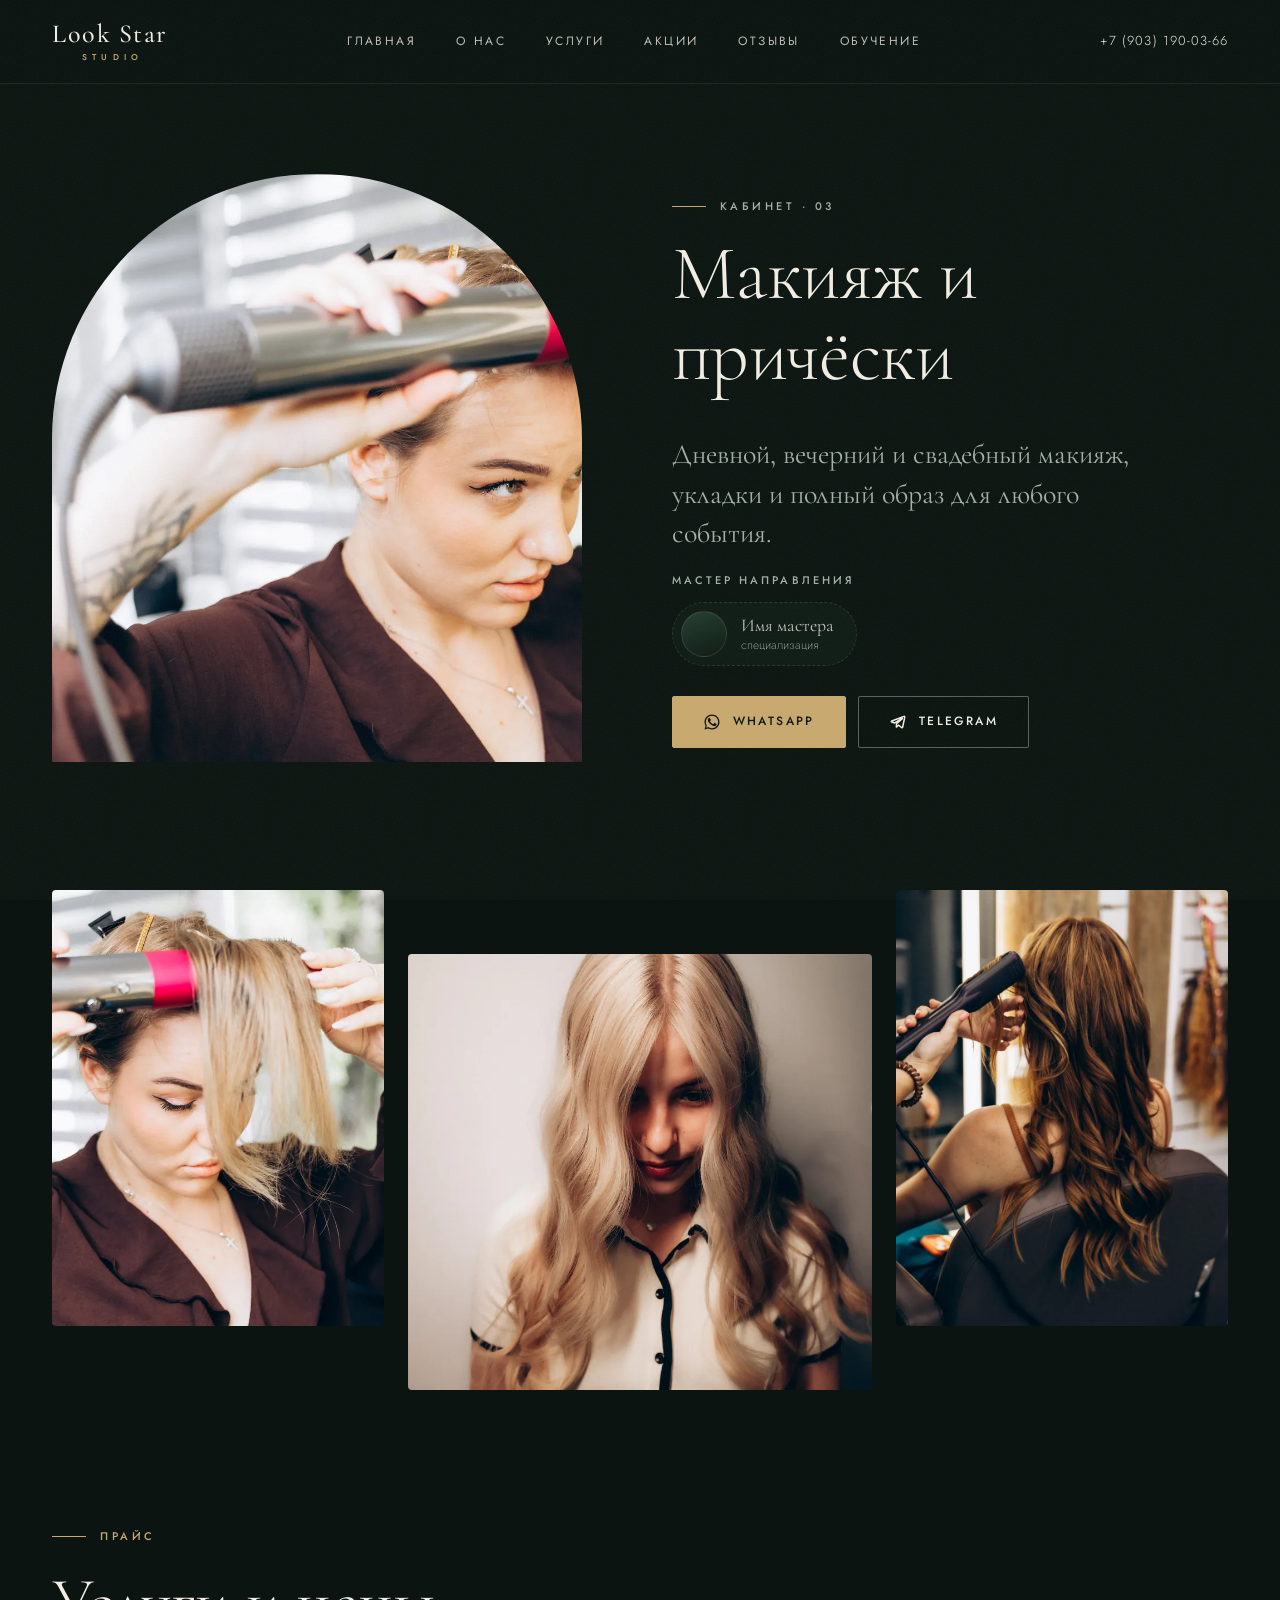
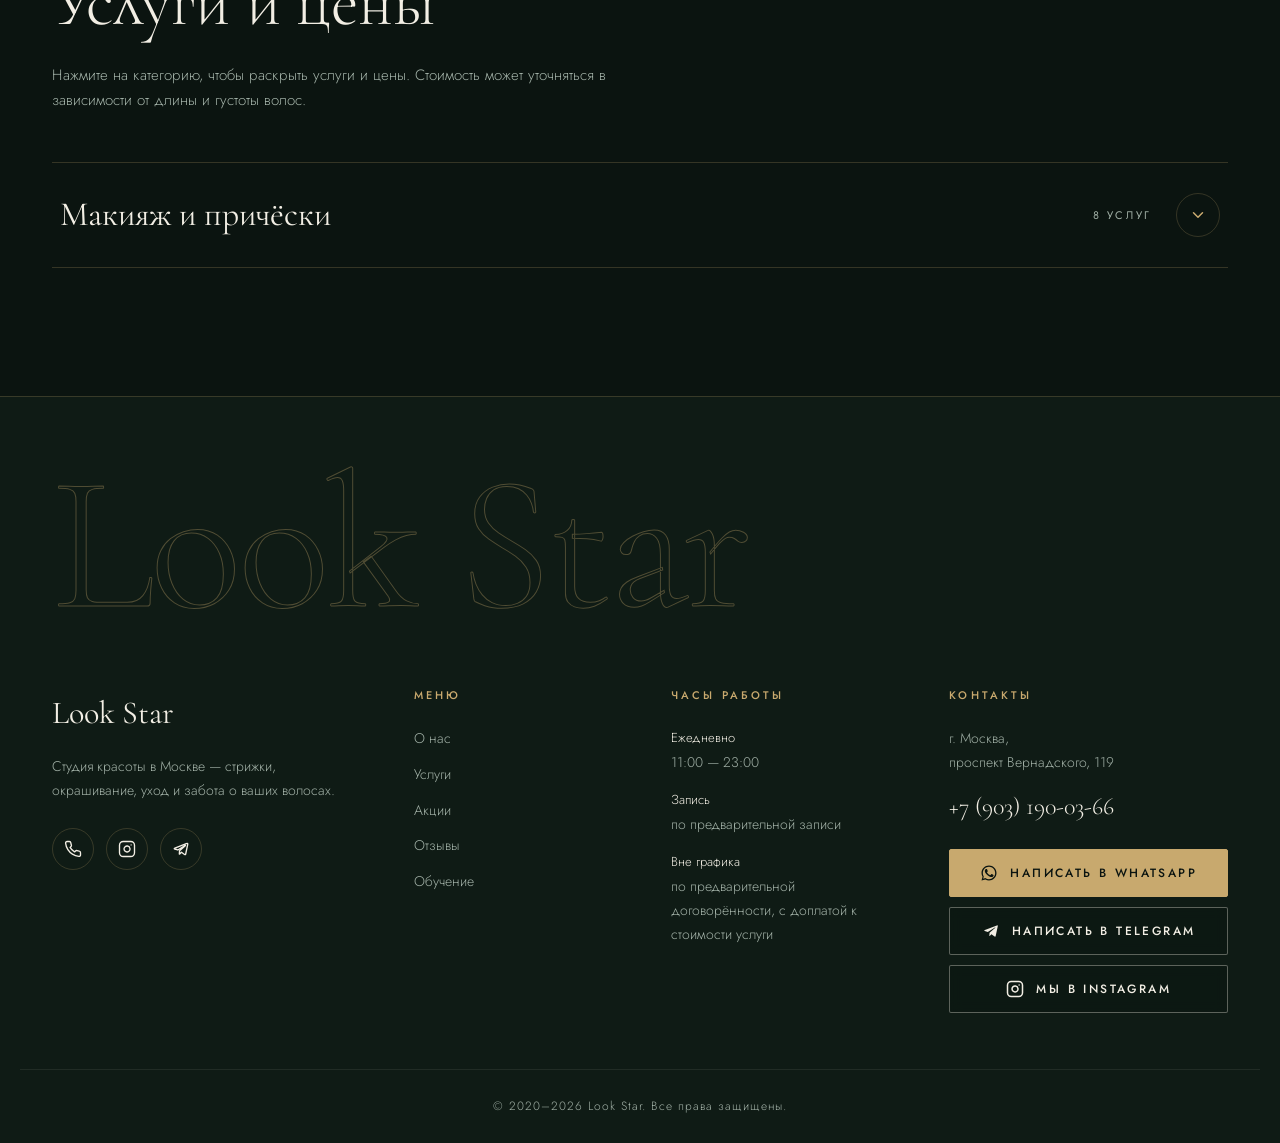
<file: makeup.html>
<!DOCTYPE html>
<html lang="ru">
<head>
  <meta charset="UTF-8" />
  <meta name="viewport" content="width=device-width, initial-scale=1.0" />
  <title>Макияж и причёски — Look Star</title>
  <meta name="description" content="Дневной, вечерний и свадебный макияж, укладки и полный образ в студии Look Star. Москва, проспект Вернадского, 119." />
  <link rel="icon" href="images/favicon.png" />
  <meta property="og:type" content="website" />
  <meta property="og:site_name" content="Look Star" />
  <meta property="og:title" content="Макияж и причёски — Look Star" />
  <meta property="og:description" content="Дневной, вечерний и свадебный макияж, укладки и полный образ в студии Look Star. Москва, проспект Вернадского, 119." />
  <meta property="og:url" content="https://bestedaniil.github.io/salon-site/makeup.html" />
  <meta property="og:image" content="https://bestedaniil.github.io/salon-site/images/logo-512.png" />
  <meta name="twitter:card" content="summary" />
  <link rel="preconnect" href="https://fonts.googleapis.com" />
  <link rel="preconnect" href="https://fonts.gstatic.com" crossorigin />
  <link href="https://fonts.googleapis.com/css2?family=Cormorant+Garamond:ital,wght@0,300;0,400;0,500;0,600;1,300;1,400&family=Jost:wght@300;400;500;600&display=swap" rel="stylesheet" />
  <link rel="stylesheet" href="css/styles.css?v=17" />
</head>
<body>
  <!-- Header -->
  <header class="site-header" id="top">
    <div class="container header-inner">
      <a href="index.html" class="logo" aria-label="Look Star — на главную">Look&nbsp;Star<small>STUDIO</small></a>
      <nav class="nav" id="nav" aria-label="Основное меню">
        <a href="index.html#top">Главная</a>
        <a href="about.html">О нас</a>
        <a href="index.html#services">Услуги</a>
        <a href="index.html#offers">Акции</a>
        <a href="index.html#reviews">Отзывы</a>
        <a href="education.html">Обучение</a>
        <div class="nav-extra">
          <a href="tel:+79031900366">+7 (903) 190-03-66</a>
          <span>Москва, проспект Вернадского, 119 · ежедневно 11:00 — 23:00</span>
        </div>
      </nav>
      <a href="tel:+79031900366" class="header-phone">+7 (903) 190-03-66</a>
      <button class="burger" id="burger" aria-label="Меню" aria-expanded="false" aria-controls="nav">
        <span></span><span></span><span></span>
      </button>
    </div>
  </header>

  <main>
    <section class="about container">
      <div class="about-photo" style="--img: var(--img-dir-makeup)"></div>
      <div class="about-text">
        <p class="eyebrow">Кабинет · 03</p>
        <h1 class="section-title">Макияж и причёски</h1>
        <p class="cab-lead">Дневной, вечерний и свадебный макияж, укладки и полный образ для любого события.</p>
        <div class="direction-master">
          <span class="dm-label">Мастер направления</span>
          <div class="master-chip is-placeholder"><span class="master-ava"></span><span class="master-meta"><strong>Имя мастера</strong><em>специализация</em></span></div>
        </div>
        <div class="cta-pair cab-cta">
          <a href="https://wa.me/79031900366" class="btn-wa" target="_blank" rel="noopener" aria-label="Записаться через WhatsApp"><svg viewBox="0 0 24 24" fill="currentColor"><path d="M17.5 14.4c-.3-.15-1.7-.84-1.96-.94-.26-.1-.45-.15-.64.15-.19.29-.74.94-.9 1.13-.17.19-.33.22-.62.07-.29-.15-1.23-.45-2.34-1.44-.87-.77-1.45-1.72-1.62-2.01-.17-.29-.02-.45.13-.6.13-.13.29-.34.44-.51.15-.17.19-.29.29-.48.1-.19.05-.36-.02-.51-.07-.15-.64-1.55-.88-2.12-.23-.56-.47-.48-.64-.49h-.55c-.19 0-.5.07-.76.36-.26.29-1 .98-1 2.38s1.02 2.76 1.17 2.95c.15.19 2.02 3.08 4.9 4.32.68.29 1.22.47 1.63.6.69.22 1.31.19 1.8.11.55-.08 1.7-.69 1.94-1.36.24-.67.24-1.24.17-1.36-.07-.12-.26-.19-.55-.34zM12 2C6.48 2 2 6.48 2 12c0 1.85.5 3.58 1.38 5.06L2 22l5.06-1.33A9.94 9.94 0 0 0 12 22c5.52 0 10-4.48 10-10S17.52 2 12 2zm0 18.2c-1.62 0-3.13-.44-4.43-1.2l-.32-.19-3 .79.8-2.93-.2-.31A8.13 8.13 0 0 1 3.8 12c0-4.52 3.68-8.2 8.2-8.2s8.2 3.68 8.2 8.2-3.68 8.2-8.2 8.2z"/></svg>WhatsApp</a>
          <a href="https://t.me/lookstarstudi0" class="btn-tg" target="_blank" rel="noopener" aria-label="Записаться через Telegram"><svg viewBox="0 0 24 24" fill="none" stroke="currentColor" stroke-width="2" stroke-linecap="round" stroke-linejoin="round" aria-hidden="true"><path d="M9.78 18.65l.28-4.23 7.68-6.92c.34-.31-.07-.46-.52-.19L7.74 13.3 3.64 12c-.88-.25-.89-.86.2-1.3l15.97-6.16c.73-.33 1.43.18 1.15 1.3l-2.72 12.81c-.19.91-.74 1.13-1.5.71L12.6 16.3l-1.99 1.93c-.23.23-.42.42-.83.42z"/></svg>Telegram</a>
        </div>
      </div>
    </section>

    <!-- Фото кабинета -->
    <section class="strip container" aria-label="Фото кабинета">
      <div class="strip-photo" style="--img: var(--img-makeup-1)"></div>
      <div class="strip-photo" style="--img: var(--img-makeup-2)"></div>
      <div class="strip-photo" style="--img: var(--img-makeup-3)"></div>
    </section>

    <section class="prices container">
      <p class="eyebrow">Прайс</p>
      <h2 class="section-title">Услуги и цены</h2>
      <p class="prices-hint">Нажмите на категорию, чтобы раскрыть услуги и цены. Стоимость может уточняться в зависимости от длины и густоты волос.</p>
      <div class="accordion">

        <div class="acc-item">
          <button class="acc-head" type="button" aria-expanded="false">
            <span class="acc-title">Макияж и причёски</span>
            <span class="acc-count">8 услуг</span>
            <svg class="acc-chevron" viewBox="0 0 24 24" fill="none" stroke="currentColor" stroke-width="2" stroke-linecap="round" stroke-linejoin="round"><path d="m6 9 6 6 6-6"/></svg>
          </button>
          <div class="acc-panel"><div class="acc-panel-inner">
            <ul class="price-list">
              <li><span class="price-name">Дневной макияж</span><span class="price-val">3500 ₽</span></li>
              <li><span class="price-name">Вечерний макияж <em>для фотосессии</em></span><span class="price-val">4000 ₽</span></li>
              <li><span class="price-name">Свадебный макияж</span><span class="price-val">5000 ₽</span></li>
              <li><span class="price-name">Голливудская волна <em>объёмные / лёгкие волны, мальвинка</em></span><span class="price-val">4000 ₽</span></li>
              <li><span class="price-name">Гладкий пучок / ракушка</span><span class="price-val">4000 ₽</span></li>
              <li><span class="price-name">Полный образ <em>макияж + причёска</em></span><span class="price-val">7000 ₽</span></li>
              <li><span class="price-name">Свадебный образ</span><span class="price-val">от 8000 ₽</span></li>
              <li><span class="price-name">Обучение «Макияж для себя»</span><span class="price-val">5000 ₽</span></li>
            </ul>
          </div></div>
        </div>

        </div>
    </section>
  </main>

  <!-- Footer -->
  <footer class="site-footer" id="education">
    <div class="footer-mark" aria-hidden="true">Look Star</div>
    <div class="container footer-inner">
      <div class="footer-col footer-about">
        <div class="footer-brand">Look Star</div>
        <p class="footer-tagline">Студия красоты в Москве — стрижки, окрашивание, уход и забота о ваших волосах.</p>
        <div class="footer-social">
          <a href="tel:+79031900366" aria-label="Телефон"><svg viewBox="0 0 24 24" fill="none" stroke="currentColor" stroke-width="1.8" stroke-linecap="round" stroke-linejoin="round" aria-hidden="true"><path d="M22 16.92v3a2 2 0 0 1-2.18 2 19.79 19.79 0 0 1-8.63-3.07 19.5 19.5 0 0 1-6-6 19.79 19.79 0 0 1-3.07-8.67A2 2 0 0 1 4.11 2h3a2 2 0 0 1 2 1.72 12.84 12.84 0 0 0 .7 2.81 2 2 0 0 1-.45 2.11L8.09 9.91a16 16 0 0 0 6 6l1.27-1.27a2 2 0 0 1 2.11-.45 12.84 12.84 0 0 0 2.81.7A2 2 0 0 1 22 16.92z"/></svg></a>
          <a href="https://www.instagram.com/look.star.studio" target="_blank" rel="noopener" aria-label="Instagram"><svg viewBox="0 0 24 24" fill="none" stroke="currentColor" stroke-width="1.8" stroke-linecap="round" stroke-linejoin="round" aria-hidden="true"><rect width="20" height="20" x="2" y="2" rx="5" ry="5"/><path d="M16 11.37A4 4 0 1 1 12.63 8 4 4 0 0 1 16 11.37z"/><line x1="17.5" x2="17.51" y1="6.5" y2="6.5"/></svg></a>
          <a href="https://t.me/lookstarstudi0" target="_blank" rel="noopener" aria-label="Telegram"><svg viewBox="0 0 24 24" fill="none" stroke="currentColor" stroke-width="1.8" stroke-linecap="round" stroke-linejoin="round" aria-hidden="true"><path d="M9.78 18.65l.28-4.23 7.68-6.92c.34-.31-.07-.46-.52-.19L7.74 13.3 3.64 12c-.88-.25-.89-.86.2-1.3l15.97-6.16c.73-.33 1.43.18 1.15 1.3l-2.72 12.81c-.19.91-.74 1.13-1.5.71L12.6 16.3l-1.99 1.93c-.23.23-.42.42-.83.42z"/></svg></a>
        </div>
      </div>
      <div class="footer-col">
        <h4>Меню</h4>
        <nav class="footer-nav">
          <a href="about.html">О нас</a>
          <a href="index.html#services">Услуги</a>
          <a href="index.html#offers">Акции</a>
        <a href="index.html#reviews">Отзывы</a>
          <a href="education.html">Обучение</a>
        </nav>
      </div>
      <div class="footer-col">
        <h4>Часы работы</h4>
        <div class="footer-hours">
          <p><span>Ежедневно</span>11:00 — 23:00</p>
          <p><span>Запись</span>по предварительной записи</p>
          <p><span>Вне графика</span>по предварительной договорённости, с доплатой к стоимости услуги</p>
        </div>
      </div>
      <div class="footer-col">
        <h4>Контакты</h4>
        <p class="footer-addr">г. Москва,<br />проспект Вернадского, 119</p>
        <p class="footer-phone"><a href="tel:+79031900366">+7 (903) 190-03-66</a></p>
        <div class="footer-cta">
        <a href="https://wa.me/79031900366" class="btn-wa" target="_blank" rel="noopener" aria-label="Написать в WhatsApp">
          <svg viewBox="0 0 24 24" fill="currentColor"><path d="M17.5 14.4c-.3-.15-1.7-.84-1.96-.94-.26-.1-.45-.15-.64.15-.19.29-.74.94-.9 1.13-.17.19-.33.22-.62.07-.29-.15-1.23-.45-2.34-1.44-.87-.77-1.45-1.72-1.62-2.01-.17-.29-.02-.45.13-.6.13-.13.29-.34.44-.51.15-.17.19-.29.29-.48.1-.19.05-.36-.02-.51-.07-.15-.64-1.55-.88-2.12-.23-.56-.47-.48-.64-.49h-.55c-.19 0-.5.07-.76.36-.26.29-1 .98-1 2.38s1.02 2.76 1.17 2.95c.15.19 2.02 3.08 4.9 4.32.68.29 1.22.47 1.63.6.69.22 1.31.19 1.8.11.55-.08 1.7-.69 1.94-1.36.24-.67.24-1.24.17-1.36-.07-.12-.26-.19-.55-.34zM12 2C6.48 2 2 6.48 2 12c0 1.85.5 3.58 1.38 5.06L2 22l5.06-1.33A9.94 9.94 0 0 0 12 22c5.52 0 10-4.48 10-10S17.52 2 12 2zm0 18.2c-1.62 0-3.13-.44-4.43-1.2l-.32-.19-3 .79.8-2.93-.2-.31A8.13 8.13 0 0 1 3.8 12c0-4.52 3.68-8.2 8.2-8.2s8.2 3.68 8.2 8.2-3.68 8.2-8.2 8.2z"/></svg>
          Написать в WhatsApp
        </a>
        <a href="https://t.me/lookstarstudi0" class="btn-tg" target="_blank" rel="noopener" aria-label="Написать в Telegram">
          <svg viewBox="0 0 24 24" fill="currentColor"><path d="M9.78 18.65l.28-4.23 7.68-6.92c.34-.31-.07-.46-.52-.19L7.74 13.3 3.64 12c-.88-.25-.89-.86.2-1.3l15.97-6.16c.73-.33 1.43.18 1.15 1.3l-2.72 12.81c-.19.91-.74 1.13-1.5.71L12.6 16.3l-1.99 1.93c-.23.23-.42.42-.83.42z"/></svg>
          Написать в Telegram
        </a>
        <a href="https://www.instagram.com/look.star.studio" class="btn-ig" target="_blank" rel="noopener" aria-label="Мы в Instagram">
          <svg viewBox="0 0 24 24" fill="none" stroke="currentColor" stroke-width="2" stroke-linecap="round" stroke-linejoin="round" aria-hidden="true"><rect width="20" height="20" x="2" y="2" rx="5" ry="5"/><path d="M16 11.37A4 4 0 1 1 12.63 8 4 4 0 0 1 16 11.37z"/><line x1="17.5" x2="17.51" y1="6.5" y2="6.5"/></svg>
          Мы в Instagram
        </a>
        </div>
      </div>
    </div>
    <div class="footer-bottom">© 2020–2026 Look Star. Все права защищены.</div>
  </footer>

  <script src="js/main.js?v=17"></script>
</body>
</html>
</file>
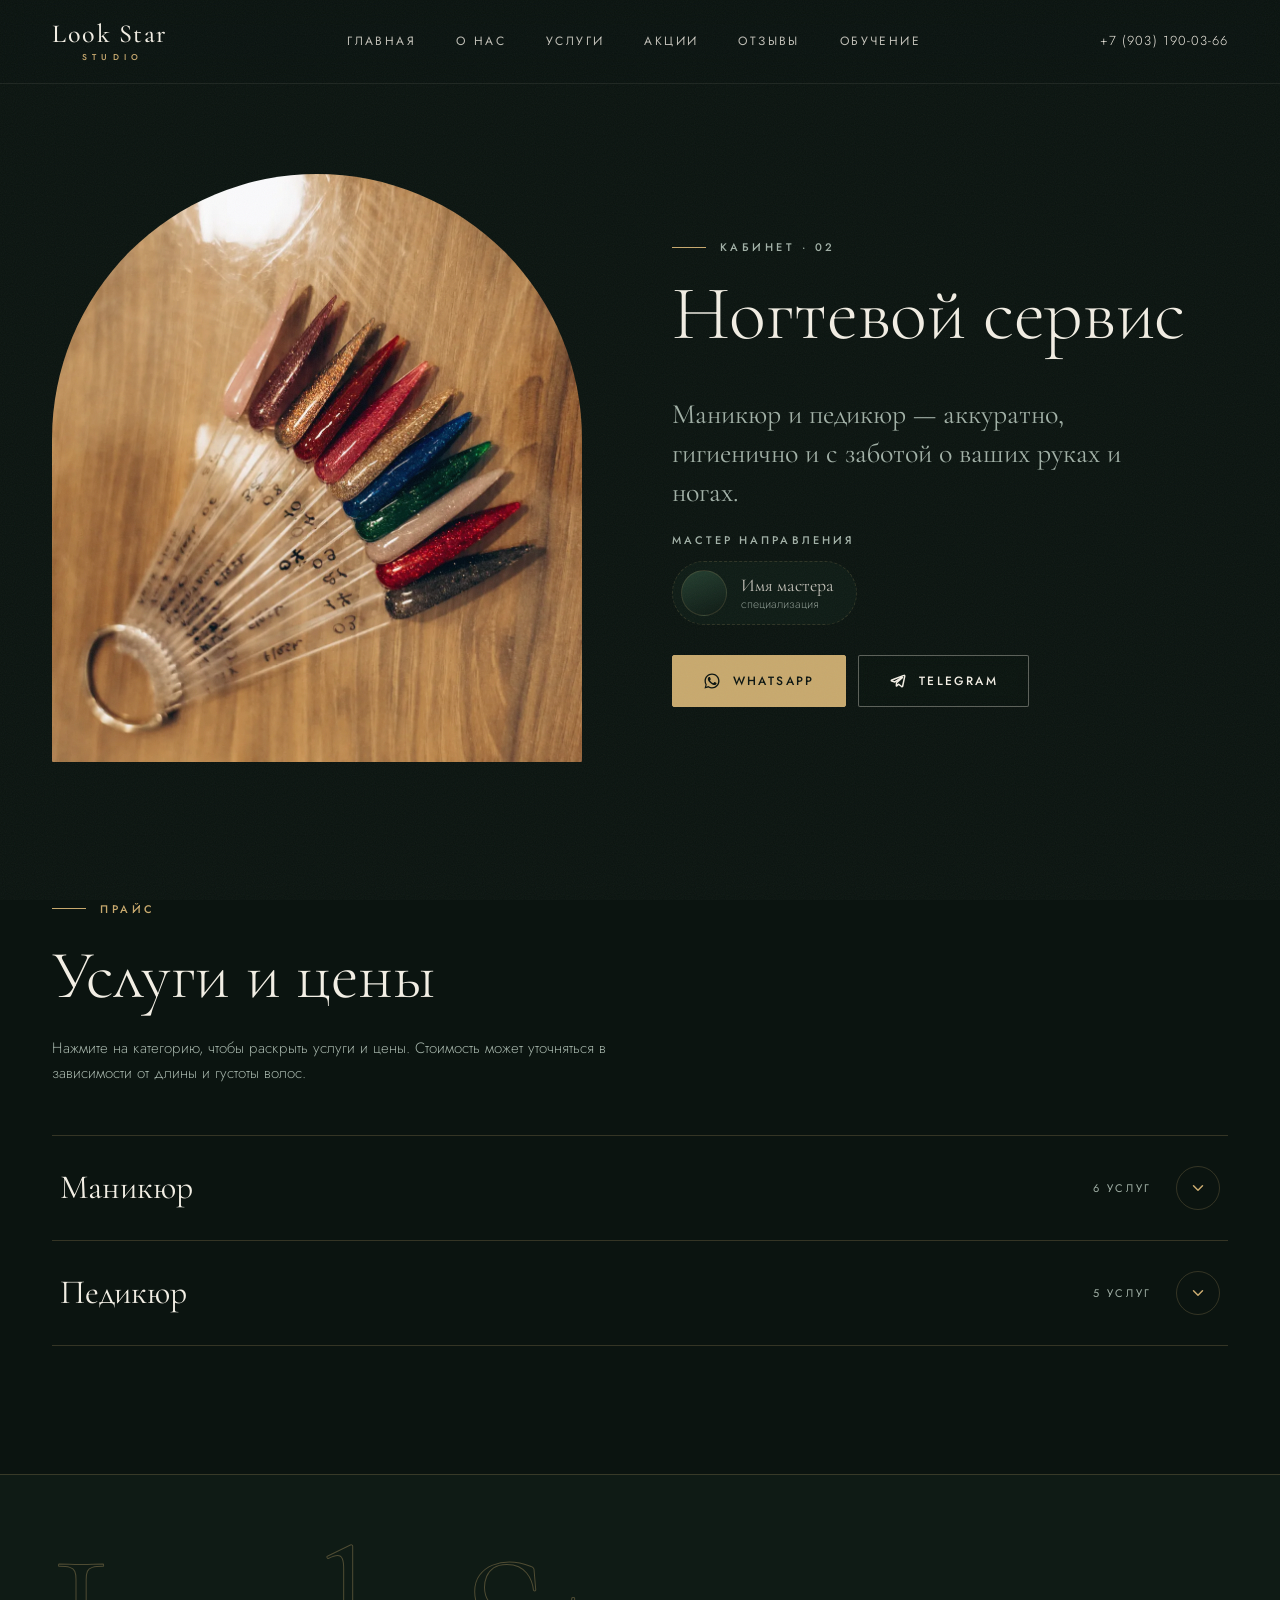
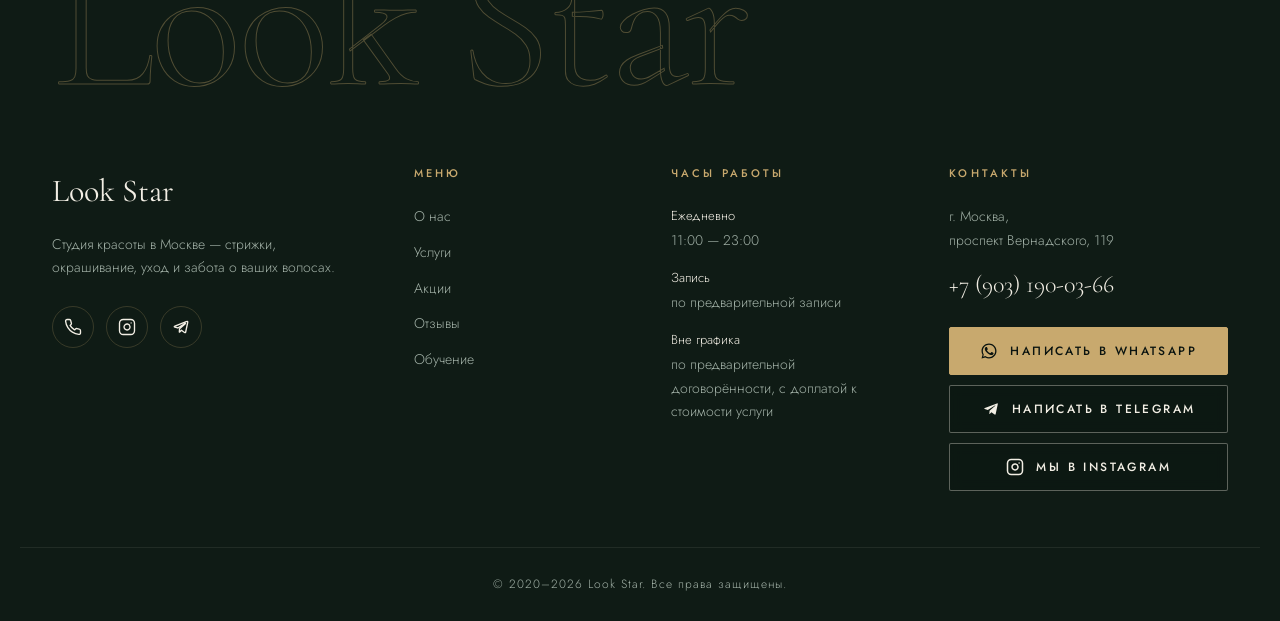
<file: nails.html>
<!DOCTYPE html>
<html lang="ru">
<head>
  <meta charset="UTF-8" />
  <meta name="viewport" content="width=device-width, initial-scale=1.0" />
  <title>Ногтевой сервис — Look Star</title>
  <meta name="description" content="Маникюр и педикюр в студии красоты Look Star — аккуратно, гигиенично и с заботой. Москва, проспект Вернадского, 119." />
  <link rel="icon" href="images/favicon.png" />
  <meta property="og:type" content="website" />
  <meta property="og:site_name" content="Look Star" />
  <meta property="og:title" content="Ногтевой сервис — Look Star" />
  <meta property="og:description" content="Маникюр и педикюр в студии красоты Look Star — аккуратно, гигиенично и с заботой. Москва, проспект Вернадского, 119." />
  <meta property="og:url" content="https://bestedaniil.github.io/salon-site/nails.html" />
  <meta property="og:image" content="https://bestedaniil.github.io/salon-site/images/logo-512.png" />
  <meta name="twitter:card" content="summary" />
  <link rel="preconnect" href="https://fonts.googleapis.com" />
  <link rel="preconnect" href="https://fonts.gstatic.com" crossorigin />
  <link href="https://fonts.googleapis.com/css2?family=Cormorant+Garamond:ital,wght@0,300;0,400;0,500;0,600;1,300;1,400&family=Jost:wght@300;400;500;600&display=swap" rel="stylesheet" />
  <link rel="stylesheet" href="css/styles.css?v=17" />
</head>
<body>
  <!-- Header -->
  <header class="site-header" id="top">
    <div class="container header-inner">
      <a href="index.html" class="logo" aria-label="Look Star — на главную">Look&nbsp;Star<small>STUDIO</small></a>
      <nav class="nav" id="nav" aria-label="Основное меню">
        <a href="index.html#top">Главная</a>
        <a href="about.html">О нас</a>
        <a href="index.html#services">Услуги</a>
        <a href="index.html#offers">Акции</a>
        <a href="index.html#reviews">Отзывы</a>
        <a href="education.html">Обучение</a>
        <div class="nav-extra">
          <a href="tel:+79031900366">+7 (903) 190-03-66</a>
          <span>Москва, проспект Вернадского, 119 · ежедневно 11:00 — 23:00</span>
        </div>
      </nav>
      <a href="tel:+79031900366" class="header-phone">+7 (903) 190-03-66</a>
      <button class="burger" id="burger" aria-label="Меню" aria-expanded="false" aria-controls="nav">
        <span></span><span></span><span></span>
      </button>
    </div>
  </header>

  <main>
    <section class="about container">
      <div class="about-photo" style="--img: var(--img-dir-nails)"></div>
      <div class="about-text">
        <p class="eyebrow">Кабинет · 02</p>
        <h1 class="section-title">Ногтевой сервис</h1>
        <p class="cab-lead">Маникюр и педикюр — аккуратно, гигиенично и с заботой о ваших руках и ногах.</p>
        <div class="direction-master">
          <span class="dm-label">Мастер направления</span>
          <div class="master-chip is-placeholder"><span class="master-ava"></span><span class="master-meta"><strong>Имя мастера</strong><em>специализация</em></span></div>
        </div>
        <div class="cta-pair cab-cta">
          <a href="https://wa.me/79031900366" class="btn-wa" target="_blank" rel="noopener" aria-label="Записаться через WhatsApp"><svg viewBox="0 0 24 24" fill="currentColor"><path d="M17.5 14.4c-.3-.15-1.7-.84-1.96-.94-.26-.1-.45-.15-.64.15-.19.29-.74.94-.9 1.13-.17.19-.33.22-.62.07-.29-.15-1.23-.45-2.34-1.44-.87-.77-1.45-1.72-1.62-2.01-.17-.29-.02-.45.13-.6.13-.13.29-.34.44-.51.15-.17.19-.29.29-.48.1-.19.05-.36-.02-.51-.07-.15-.64-1.55-.88-2.12-.23-.56-.47-.48-.64-.49h-.55c-.19 0-.5.07-.76.36-.26.29-1 .98-1 2.38s1.02 2.76 1.17 2.95c.15.19 2.02 3.08 4.9 4.32.68.29 1.22.47 1.63.6.69.22 1.31.19 1.8.11.55-.08 1.7-.69 1.94-1.36.24-.67.24-1.24.17-1.36-.07-.12-.26-.19-.55-.34zM12 2C6.48 2 2 6.48 2 12c0 1.85.5 3.58 1.38 5.06L2 22l5.06-1.33A9.94 9.94 0 0 0 12 22c5.52 0 10-4.48 10-10S17.52 2 12 2zm0 18.2c-1.62 0-3.13-.44-4.43-1.2l-.32-.19-3 .79.8-2.93-.2-.31A8.13 8.13 0 0 1 3.8 12c0-4.52 3.68-8.2 8.2-8.2s8.2 3.68 8.2 8.2-3.68 8.2-8.2 8.2z"/></svg>WhatsApp</a>
          <a href="https://t.me/lookstarstudi0" class="btn-tg" target="_blank" rel="noopener" aria-label="Записаться через Telegram"><svg viewBox="0 0 24 24" fill="none" stroke="currentColor" stroke-width="2" stroke-linecap="round" stroke-linejoin="round" aria-hidden="true"><path d="M9.78 18.65l.28-4.23 7.68-6.92c.34-.31-.07-.46-.52-.19L7.74 13.3 3.64 12c-.88-.25-.89-.86.2-1.3l15.97-6.16c.73-.33 1.43.18 1.15 1.3l-2.72 12.81c-.19.91-.74 1.13-1.5.71L12.6 16.3l-1.99 1.93c-.23.23-.42.42-.83.42z"/></svg>Telegram</a>
        </div>
      </div>
    </section>

    <section class="prices container">
      <p class="eyebrow">Прайс</p>
      <h2 class="section-title">Услуги и цены</h2>
      <p class="prices-hint">Нажмите на категорию, чтобы раскрыть услуги и цены. Стоимость может уточняться в зависимости от длины и густоты волос.</p>
      <div class="accordion">

        <div class="acc-item">
          <button class="acc-head" type="button" aria-expanded="false">
            <span class="acc-title">Маникюр</span>
            <span class="acc-count">6 услуг</span>
            <svg class="acc-chevron" viewBox="0 0 24 24" fill="none" stroke="currentColor" stroke-width="2" stroke-linecap="round" stroke-linejoin="round"><path d="m6 9 6 6 6-6"/></svg>
          </button>
          <div class="acc-panel"><div class="acc-panel-inner">
            <ul class="price-list">
              <li><span class="price-name">Маникюр без покрытия</span><span class="price-val">1500 ₽</span></li>
              <li><span class="price-name">Маникюр + покрытие <em>снятие, укрепление гелем</em></span><span class="price-val">3000 ₽</span></li>
              <li><span class="price-name">Наращивание ногтей <em>снятие, маникюр, укрепление, покрытие</em></span><span class="price-val">4500 ₽</span></li>
              <li><span class="price-name">Френч / втирка</span><span class="price-val">500 ₽</span></li>
              <li><span class="price-name">Дизайн <em>наклейки, стемпинг, роспись</em></span><span class="price-val">от 50 ₽ / шт</span></li>
              <li><span class="price-name">Снятие</span><span class="price-val">500 ₽</span></li>
            </ul>
          </div></div>
        </div>

        <div class="acc-item">
          <button class="acc-head" type="button" aria-expanded="false">
            <span class="acc-title">Педикюр</span>
            <span class="acc-count">5 услуг</span>
            <svg class="acc-chevron" viewBox="0 0 24 24" fill="none" stroke="currentColor" stroke-width="2" stroke-linecap="round" stroke-linejoin="round"><path d="m6 9 6 6 6-6"/></svg>
          </button>
          <div class="acc-panel"><div class="acc-panel-inner">
            <ul class="price-list">
              <li><span class="price-name">Гигиенический педикюр <em>пальчики и стопы, техника Smart</em></span><span class="price-val">2700 ₽</span></li>
              <li><span class="price-name">Пальчики + покрытие</span><span class="price-val">3000 ₽</span></li>
              <li><span class="price-name">Полный педикюр + покрытие</span><span class="price-val">3500 ₽</span></li>
              <li><span class="price-name">Мужской гигиенический педикюр</span><span class="price-val">4000 ₽</span></li>
              <li><span class="price-name">Снятие</span><span class="price-val">500 ₽</span></li>
            </ul>
          </div></div>
        </div>

        </div>
    </section>
  </main>

  <!-- Footer -->
  <footer class="site-footer" id="education">
    <div class="footer-mark" aria-hidden="true">Look Star</div>
    <div class="container footer-inner">
      <div class="footer-col footer-about">
        <div class="footer-brand">Look Star</div>
        <p class="footer-tagline">Студия красоты в Москве — стрижки, окрашивание, уход и забота о ваших волосах.</p>
        <div class="footer-social">
          <a href="tel:+79031900366" aria-label="Телефон"><svg viewBox="0 0 24 24" fill="none" stroke="currentColor" stroke-width="1.8" stroke-linecap="round" stroke-linejoin="round" aria-hidden="true"><path d="M22 16.92v3a2 2 0 0 1-2.18 2 19.79 19.79 0 0 1-8.63-3.07 19.5 19.5 0 0 1-6-6 19.79 19.79 0 0 1-3.07-8.67A2 2 0 0 1 4.11 2h3a2 2 0 0 1 2 1.72 12.84 12.84 0 0 0 .7 2.81 2 2 0 0 1-.45 2.11L8.09 9.91a16 16 0 0 0 6 6l1.27-1.27a2 2 0 0 1 2.11-.45 12.84 12.84 0 0 0 2.81.7A2 2 0 0 1 22 16.92z"/></svg></a>
          <a href="https://www.instagram.com/look.star.studio" target="_blank" rel="noopener" aria-label="Instagram"><svg viewBox="0 0 24 24" fill="none" stroke="currentColor" stroke-width="1.8" stroke-linecap="round" stroke-linejoin="round" aria-hidden="true"><rect width="20" height="20" x="2" y="2" rx="5" ry="5"/><path d="M16 11.37A4 4 0 1 1 12.63 8 4 4 0 0 1 16 11.37z"/><line x1="17.5" x2="17.51" y1="6.5" y2="6.5"/></svg></a>
          <a href="https://t.me/lookstarstudi0" target="_blank" rel="noopener" aria-label="Telegram"><svg viewBox="0 0 24 24" fill="none" stroke="currentColor" stroke-width="1.8" stroke-linecap="round" stroke-linejoin="round" aria-hidden="true"><path d="M9.78 18.65l.28-4.23 7.68-6.92c.34-.31-.07-.46-.52-.19L7.74 13.3 3.64 12c-.88-.25-.89-.86.2-1.3l15.97-6.16c.73-.33 1.43.18 1.15 1.3l-2.72 12.81c-.19.91-.74 1.13-1.5.71L12.6 16.3l-1.99 1.93c-.23.23-.42.42-.83.42z"/></svg></a>
        </div>
      </div>
      <div class="footer-col">
        <h4>Меню</h4>
        <nav class="footer-nav">
          <a href="about.html">О нас</a>
          <a href="index.html#services">Услуги</a>
          <a href="index.html#offers">Акции</a>
        <a href="index.html#reviews">Отзывы</a>
          <a href="education.html">Обучение</a>
        </nav>
      </div>
      <div class="footer-col">
        <h4>Часы работы</h4>
        <div class="footer-hours">
          <p><span>Ежедневно</span>11:00 — 23:00</p>
          <p><span>Запись</span>по предварительной записи</p>
          <p><span>Вне графика</span>по предварительной договорённости, с доплатой к стоимости услуги</p>
        </div>
      </div>
      <div class="footer-col">
        <h4>Контакты</h4>
        <p class="footer-addr">г. Москва,<br />проспект Вернадского, 119</p>
        <p class="footer-phone"><a href="tel:+79031900366">+7 (903) 190-03-66</a></p>
        <div class="footer-cta">
        <a href="https://wa.me/79031900366" class="btn-wa" target="_blank" rel="noopener" aria-label="Написать в WhatsApp">
          <svg viewBox="0 0 24 24" fill="currentColor"><path d="M17.5 14.4c-.3-.15-1.7-.84-1.96-.94-.26-.1-.45-.15-.64.15-.19.29-.74.94-.9 1.13-.17.19-.33.22-.62.07-.29-.15-1.23-.45-2.34-1.44-.87-.77-1.45-1.72-1.62-2.01-.17-.29-.02-.45.13-.6.13-.13.29-.34.44-.51.15-.17.19-.29.29-.48.1-.19.05-.36-.02-.51-.07-.15-.64-1.55-.88-2.12-.23-.56-.47-.48-.64-.49h-.55c-.19 0-.5.07-.76.36-.26.29-1 .98-1 2.38s1.02 2.76 1.17 2.95c.15.19 2.02 3.08 4.9 4.32.68.29 1.22.47 1.63.6.69.22 1.31.19 1.8.11.55-.08 1.7-.69 1.94-1.36.24-.67.24-1.24.17-1.36-.07-.12-.26-.19-.55-.34zM12 2C6.48 2 2 6.48 2 12c0 1.85.5 3.58 1.38 5.06L2 22l5.06-1.33A9.94 9.94 0 0 0 12 22c5.52 0 10-4.48 10-10S17.52 2 12 2zm0 18.2c-1.62 0-3.13-.44-4.43-1.2l-.32-.19-3 .79.8-2.93-.2-.31A8.13 8.13 0 0 1 3.8 12c0-4.52 3.68-8.2 8.2-8.2s8.2 3.68 8.2 8.2-3.68 8.2-8.2 8.2z"/></svg>
          Написать в WhatsApp
        </a>
        <a href="https://t.me/lookstarstudi0" class="btn-tg" target="_blank" rel="noopener" aria-label="Написать в Telegram">
          <svg viewBox="0 0 24 24" fill="currentColor"><path d="M9.78 18.65l.28-4.23 7.68-6.92c.34-.31-.07-.46-.52-.19L7.74 13.3 3.64 12c-.88-.25-.89-.86.2-1.3l15.97-6.16c.73-.33 1.43.18 1.15 1.3l-2.72 12.81c-.19.91-.74 1.13-1.5.71L12.6 16.3l-1.99 1.93c-.23.23-.42.42-.83.42z"/></svg>
          Написать в Telegram
        </a>
        <a href="https://www.instagram.com/look.star.studio" class="btn-ig" target="_blank" rel="noopener" aria-label="Мы в Instagram">
          <svg viewBox="0 0 24 24" fill="none" stroke="currentColor" stroke-width="2" stroke-linecap="round" stroke-linejoin="round" aria-hidden="true"><rect width="20" height="20" x="2" y="2" rx="5" ry="5"/><path d="M16 11.37A4 4 0 1 1 12.63 8 4 4 0 0 1 16 11.37z"/><line x1="17.5" x2="17.51" y1="6.5" y2="6.5"/></svg>
          Мы в Instagram
        </a>
        </div>
      </div>
    </div>
    <div class="footer-bottom">© 2020–2026 Look Star. Все права защищены.</div>
  </footer>

  <script src="js/main.js?v=17"></script>
</body>
</html>
</file>
<file: css/styles.css>
/* ===== Look Star — премиальная тёмно-зелёная тема ===== */
:root {
  /* Палитра: глубокий зелёный, шампань-золото, слоновая кость */
  --green-900: #0b1410;   /* фон */
  --green-800: #0f1b15;   /* фон второго уровня */
  --green-700: #13231b;   /* поверхности */
  --green-600: #1a2e24;
  --green-500: #2a4a38;
  --green-400: #3c6450;
  --sage:      #8fae9b;
  --gold:      #c8a96e;   /* акцент */
  --gold-soft: #e3cfa3;   /* шампань — для крупных надписей */
  --cream:     #f2eee4;   /* основной текст */
  --muted:     #a2b1a7;   /* вторичный текст */
  --line:      rgba(200, 169, 110, 0.22);   /* тонкие золотые линии */
  --line-soft: rgba(242, 238, 228, 0.08);

  /* Фото — images/*.webp; градиенты — ещё не заменённые заглушки */
  --img-hero:      url("../images/hero.webp");
  --img-hero-wide: url("../images/hero-wide.webp");
  --img-haircut:   url("../images/haircut.webp");
  --img-color:     url("../images/color.webp");
  --img-styling:   linear-gradient(135deg, #2f5240, #16271e);
  --img-treatment: linear-gradient(135deg, #234034, #0e1a14);
  --img-care:      url("../images/care.webp");
  --img-face:      linear-gradient(135deg, #2a4a38, #0e1a14);
  --img-interior:  url("../images/interior.webp");
  --img-interior2: url("../images/interior2.webp");
  --img-interior3: url("../images/interior3.webp");
  --img-interior4: url("../images/interior4.webp");
  --img-interior5: url("../images/interior5.webp");
  --img-master1:   linear-gradient(160deg, #2a4a38, #0e1a14);
  --img-master2:   linear-gradient(160deg, #234034, #122019);
  --img-master3:   linear-gradient(160deg, #2f5240, #16271e);
  --img-master4:   linear-gradient(160deg, #1d3327, #0a130e);

  /* Фото направлений (по одному на направление) */
  --img-dir-hair:   url("../images/dir-hair.webp");
  --img-dir-nails:  url("../images/dir-nails.webp");
  --img-dir-makeup: url("../images/dir-makeup.webp");
  --img-dir-brows:  url("../images/dir-brows.webp");

  /* Фото «Обучения» (своё, чтобы не зависеть от карточки мастера) */
  --img-edu:        url("../images/edu.webp");

  /* Мозаика «Атмосфера студии» на главной */
  --img-mood-1: url("../images/mood-1.webp");
  --img-mood-2: url("../images/mood-2.webp");
  --img-mood-3: url("../images/mood-3.webp");
  --img-mood-4: url("../images/mood-4.webp");

  /* Полосы «В кабинете» на страницах направлений */
  --img-hair-1:   url("../images/hair-1.webp");
  --img-hair-2:   url("../images/hair-2.webp");
  --img-hair-3:   url("../images/hair-3.webp");
  --img-makeup-1: url("../images/makeup-1.webp");
  --img-makeup-2: url("../images/makeup-2.webp");
  --img-makeup-3: url("../images/makeup-3.webp");
  --img-brows-1:  url("../images/brows-1.webp");
  --img-brows-2:  url("../images/brows-2.webp");
  --img-brows-3:  url("../images/brows-3.webp");

  --serif: 'Cormorant Garamond', 'Times New Roman', serif;
  --sans:  'Jost', system-ui, sans-serif;
  --radius: 4px;
  --maxw: 1240px;
  --header-h: 84px;
  --section-y: clamp(84px, 10vw, 140px);
  --ease: cubic-bezier(.22, .61, .36, 1);
}

* { box-sizing: border-box; margin: 0; padding: 0; }

html { scroll-behavior: smooth; overflow-x: clip; }

body {
  font-family: var(--sans);
  font-weight: 300;
  font-size: 16px;
  background: var(--green-900);
  color: var(--cream);
  line-height: 1.7;
  -webkit-font-smoothing: antialiased;
  text-rendering: optimizeLegibility;
}
/* Едва заметное «зерно» плёнки поверх всего — убирает пластиковую плоскость цвета */
body::after {
  content: ""; position: fixed; inset: 0; z-index: 100; pointer-events: none; opacity: .05;
  background-image: url("data:image/svg+xml,%3Csvg xmlns='http://www.w3.org/2000/svg' width='160' height='160'%3E%3Cfilter id='n'%3E%3CfeTurbulence type='fractalNoise' baseFrequency='.9' numOctaves='2' stitchTiles='stitch'/%3E%3C/filter%3E%3Crect width='100%25' height='100%25' filter='url(%23n)'/%3E%3C/svg%3E");
}
html.menu-open { overflow: hidden; }  /* на html, не на body: иначе body становится прокручиваемым и шапка уезжает */

::selection { background: var(--gold); color: var(--green-900); }

.container { max-width: var(--maxw); margin: 0 auto; padding: 0 32px; }

a { color: inherit; text-decoration: none; }
:focus-visible { outline: 1px solid var(--gold); outline-offset: 4px; }

/* Подпись над заголовком: «— 01 · Направления» */
.eyebrow {
  display: inline-flex; align-items: center; gap: 14px;
  font-family: var(--sans); font-weight: 500; font-size: 11px;
  letter-spacing: .32em; text-transform: uppercase; color: var(--gold);
  margin-bottom: 22px;
}
.eyebrow::before { content: ""; width: 34px; height: 1px; background: var(--gold); }

.section-title {
  font-family: var(--serif);
  font-weight: 300;
  font-size: clamp(38px, 5.4vw, 68px);
  line-height: 1.05;
  letter-spacing: -.005em;
  margin-bottom: 40px;
  color: var(--cream);
}
.section-title em { font-style: italic; color: var(--gold-soft); }

.section-head { display: flex; align-items: flex-end; justify-content: space-between; gap: 40px; margin-bottom: 56px; }
.section-head .section-title { margin-bottom: 0; }
.section-head p { color: var(--muted); max-width: 380px; font-size: 15px; }

/* SVG arrow */
.arrow { width: 18px; height: 18px; flex: none; fill: none; stroke: currentColor; stroke-width: 1.4; }

/* ===== Кнопки ===== */
.btn, .btn-wa, .btn-tg, .btn-ig {
  display: inline-flex; align-items: center; justify-content: center; gap: 12px;
  min-height: 52px; padding: 0 30px; border-radius: 2px;
  font-family: var(--sans); font-size: 12px; font-weight: 500;
  letter-spacing: .2em; text-transform: uppercase; white-space: nowrap;
  border: 1px solid transparent; cursor: pointer;
  transition: background .35s var(--ease), color .35s var(--ease), border-color .35s var(--ease), transform .35s var(--ease);
}
.btn-wa svg, .btn-tg svg, .btn-ig svg { width: 18px; height: 18px; flex: none; }
.btn-dark { background: transparent; color: var(--cream); border-color: var(--line); }
.btn-dark:hover { background: var(--gold); color: var(--green-900); border-color: var(--gold); }
.btn-light { background: var(--cream); color: var(--green-900); }
.btn-light:hover { background: var(--gold); }
/* WhatsApp — главная кнопка записи (шампань), Telegram и Instagram — контурные */
.btn-wa { background: var(--gold); color: var(--green-900); border-color: var(--gold); }
.btn-wa:hover { background: var(--gold-soft); border-color: var(--gold-soft); transform: translateY(-2px); }
.btn-tg, .btn-ig { background: rgba(11, 20, 16, .35); color: var(--cream); border-color: rgba(242, 238, 228, .35); backdrop-filter: blur(6px); }
.btn-tg:hover, .btn-ig:hover { border-color: var(--gold); color: var(--gold-soft); transform: translateY(-2px); }

/* Пара кнопок «связаться» вместо записи */
.cta-pair { display: flex; gap: 12px; flex-wrap: wrap; }

/* ===== Шапка ===== */
.site-header {
  position: sticky; top: 0; z-index: 60; height: var(--header-h);
  border-bottom: 1px solid var(--line-soft);
  transition: border-color .4s var(--ease);
}
/* Фон и размытие — на псевдоэлементе: backdrop-filter на самой шапке делает её «рамкой»
   для position: fixed, и полноэкранное мобильное меню сжималось бы до высоты шапки */
.site-header::before {
  content: ""; position: absolute; inset: 0; z-index: -1;
  background: rgba(11, 20, 16, .88);
  backdrop-filter: blur(14px); -webkit-backdrop-filter: blur(14px);
  transition: opacity .4s var(--ease);
}
/* На главной шапка лежит поверх полноэкранного героя и темнеет при прокрутке */
.home .site-header { position: fixed; left: 0; right: 0; border-color: transparent; }
.home .site-header::before { opacity: 0; }
.home .site-header.scrolled { border-color: var(--line-soft); }
.home .site-header.scrolled::before { opacity: 1; }
.header-inner { display: flex; align-items: center; justify-content: space-between; gap: 32px; height: 100%; }
.logo { position: relative; z-index: 70;
  display: inline-flex; flex-direction: column; align-items: center; line-height: 1;
  font-family: var(--serif); font-size: 26px; font-weight: 500; letter-spacing: .06em;
  color: var(--cream);
}
.logo small {
  font-family: var(--sans); font-size: 8.5px; font-weight: 500; letter-spacing: .62em;
  color: var(--gold); margin-top: 6px; padding-left: .62em;
}
.nav { display: flex; align-items: center; gap: 40px; }
.nav a {
  position: relative; font-size: 12px; font-weight: 400; letter-spacing: .2em; text-transform: uppercase;
  color: var(--cream); opacity: .78; transition: opacity .3s, color .3s;
}
.nav a::after {
  content: ""; position: absolute; left: 0; bottom: -8px; width: 100%; height: 1px;
  background: var(--gold); transform: scaleX(0); transform-origin: right; transition: transform .45s var(--ease);
}
.nav a:hover, .nav a[aria-current="page"] { opacity: 1; color: var(--gold-soft); }
.nav a:hover::after, .nav a[aria-current="page"]::after { transform: scaleX(1); transform-origin: left; }
.header-phone { font-size: 13px; letter-spacing: .08em; color: var(--cream); white-space: nowrap; transition: color .3s; }
.header-phone:hover { color: var(--gold); }
.nav-extra { display: none; }

.burger { display: none; background: none; border: 0; width: 34px; height: 18px; position: relative; cursor: pointer; z-index: 70; }
.burger span { position: absolute; left: 0; width: 100%; height: 1px; background: var(--cream); transition: .4s var(--ease); }
.burger span:nth-child(1) { top: 0; }
.burger span:nth-child(2) { top: 8px; width: 70%; left: 30%; }
.burger span:nth-child(3) { top: 16px; }
.burger.open span:nth-child(1) { top: 8px; transform: rotate(45deg); }
.burger.open span:nth-child(2) { opacity: 0; }
.burger.open span:nth-child(3) { top: 8px; transform: rotate(-45deg); }

/* ===== Герой (главная) ===== */
.hero {
  position: relative; min-height: 100vh; min-height: 100svh;
  display: flex; align-items: flex-end; overflow: hidden; isolation: isolate;
  padding: calc(var(--header-h) + 60px) 0 clamp(56px, 8vh, 96px);
}
.hero-bg {
  position: absolute; inset: 0; z-index: -2;
  background-image: var(--img); background-size: cover; background-position: 62% 30%;
  transform: scale(1.06); animation: hero-in 2.4s var(--ease) forwards;
}
.hero::before {
  content: ""; position: absolute; inset: 0; z-index: -1;
  background:
    linear-gradient(90deg, rgba(11,20,16,.94) 0%, rgba(11,20,16,.72) 38%, rgba(11,20,16,.2) 70%, rgba(11,20,16,.35) 100%),
    linear-gradient(0deg, rgba(11,20,16,.95) 0%, rgba(11,20,16,0) 40%);
}
@keyframes hero-in { to { transform: scale(1); } }
.hero-inner { width: 100%; display: grid; grid-template-columns: 1fr auto; align-items: end; gap: 48px; }
.hero-title {
  font-family: var(--serif); font-weight: 300;
  font-size: clamp(64px, 11vw, 168px); line-height: .9; letter-spacing: -.01em;
  white-space: nowrap; width: fit-content; color: var(--cream);
}
.hero-title span {
  display: block; color: var(--gold);
  font-family: var(--sans); font-size: .17em; font-weight: 500;
  white-space: normal; text-align: justify; text-align-last: justify;
  margin-top: .55em; letter-spacing: 0;
}
.hero-sub { color: var(--cream); opacity: .82; margin: 34px 0 40px; max-width: 440px; font-size: 17px; line-height: 1.75; }
.hero-cards { display: flex; flex-direction: column; gap: 14px; }
.mini-card {
  position: relative; width: 240px; height: 150px; overflow: hidden; border-radius: var(--radius);
  display: flex; align-items: flex-end; padding: 16px 18px;
  border: 1px solid rgba(242, 238, 228, .14);
}
.mini-card::after {
  content: ""; position: absolute; inset: 0; z-index: 0;
  background-image: var(--img); background-size: cover; background-position: center;
  transition: transform 1.2s var(--ease);
}
.mini-card::before {
  content: ""; position: absolute; inset: 0; z-index: 1;
  background: linear-gradient(to top, rgba(11,20,16,.85), rgba(11,20,16,.1) 70%);
}
.mini-card span, .mini-card .arrow { position: relative; z-index: 2; }
.mini-card span { font-family: var(--serif); font-size: 22px; font-weight: 400; }
.mini-card .arrow { position: absolute; top: 16px; right: 16px; color: var(--gold); }
.mini-card:hover::after { transform: scale(1.08); }
.hero-social { position: absolute; right: 32px; top: calc(var(--header-h) + 32px); display: flex; flex-direction: column; gap: 12px; }
.hero-social a {
  width: 42px; height: 42px; border-radius: 50%; display: grid; place-items: center;
  font-size: 15px; color: var(--cream); border: 1px solid rgba(242,238,228,.25);
  background: rgba(11,20,16,.3); backdrop-filter: blur(6px); transition: .3s var(--ease);
}
.hero-social a:hover { background: var(--gold); border-color: var(--gold); color: var(--green-900); }
.hero-social svg, .footer-social svg { width: 18px; height: 18px; }
.scroll-cue {
  position: absolute; left: 50%; bottom: 26px; transform: translateX(-50%);
  display: flex; flex-direction: column; align-items: center; gap: 10px;
  font-size: 10px; letter-spacing: .32em; text-transform: uppercase; color: var(--muted);
}
.scroll-cue::after { content: ""; width: 1px; height: 46px; background: linear-gradient(var(--gold), transparent); animation: cue 2.4s var(--ease) infinite; transform-origin: top; }
@keyframes cue { 0% { transform: scaleY(0); } 50% { transform: scaleY(1); } 100% { transform: scaleY(1); opacity: 0; } }

/* ===== Бегущая строка услуг ===== */
.marquee { border-top: 1px solid var(--line); border-bottom: 1px solid var(--line); overflow: hidden; padding: 26px 0; }
.marquee-track { display: flex; width: max-content; animation: marquee 48s linear infinite; }
.marquee-track span {
  font-family: var(--serif); font-style: italic; font-weight: 300; font-size: clamp(26px, 3vw, 40px);
  color: var(--cream); white-space: nowrap; padding: 0 28px; display: inline-flex; align-items: center; gap: 56px;
}
.marquee-track span::after { content: "✦"; font-style: normal; font-size: .45em; color: var(--gold); }
@keyframes marquee { to { transform: translateX(-50%); } }

/* ===== Почему мы ===== */
.why { padding: var(--section-y) 32px; }
.why-grid { display: grid; grid-template-columns: repeat(3, 1fr); gap: 0; border-top: 1px solid var(--line); counter-reset: why; }
.why-card {
  position: relative; padding: 44px 40px 8px 0; counter-increment: why;
  transition: transform .5s var(--ease);
}
.why-card + .why-card { padding-left: 40px; border-left: 1px solid var(--line); }
.why-card::before {
  content: counter(why, decimal-leading-zero); display: block;
  font-family: var(--serif); font-style: italic; font-size: 20px; color: var(--gold); margin-bottom: 28px;
}
.why-card h3 { font-family: var(--serif); font-weight: 400; font-size: 30px; line-height: 1.15; margin-bottom: 16px; }
.why-card p { color: var(--muted); font-size: 15px; }

/* ===== Направления ===== */
.services { padding: var(--section-y) 32px; }
.prices-hint { color: var(--muted); font-size: 15px; margin: -16px 0 48px; max-width: 560px; }
.services-grid { display: grid; grid-template-columns: repeat(2, 1fr); grid-auto-rows: clamp(320px, 34vw, 460px); gap: 24px; counter-reset: dir; }
.service-tile {
  position: relative; overflow: hidden; border-radius: var(--radius); isolation: isolate;
  display: flex; flex-direction: column; justify-content: flex-end; padding: 34px;
  counter-increment: dir;
}
.service-tile::after {
  content: ""; position: absolute; inset: 0; z-index: -2;
  background-image: var(--img); background-size: cover; background-position: center;
  transition: transform 1.4s var(--ease);
}
.service-tile::before {
  content: counter(dir, decimal-leading-zero); position: absolute; inset: 0; z-index: -1;
  padding: 30px 34px; font-family: var(--serif); font-style: italic; font-size: 20px; color: var(--gold-soft);
  background: linear-gradient(to top, rgba(11,20,16,.9) 0%, rgba(11,20,16,.25) 55%, rgba(11,20,16,.1) 100%);
}
.service-tile span { font-family: var(--serif); font-size: clamp(28px, 3vw, 40px); font-weight: 400; line-height: 1.1; max-width: 80%; }
.service-tile .arrow {
  position: absolute; right: 30px; bottom: 34px; width: 46px; height: 46px; padding: 13px;
  border: 1px solid rgba(242,238,228,.35); border-radius: 50%; color: var(--cream);
  transition: background .4s var(--ease), border-color .4s, color .4s, transform .4s var(--ease);
}
.service-tile:hover::after { transform: scale(1.06); }
.service-tile:hover .arrow { background: var(--gold); border-color: var(--gold); color: var(--green-900); transform: rotate(45deg); }

/* ===== Акции ===== */
.offers { padding: var(--section-y) 32px; }
.offers-grid { display: grid; grid-template-columns: 1fr 1fr; gap: 24px; }
.offer-card {
  position: relative; min-height: 460px; border-radius: var(--radius); overflow: hidden; isolation: isolate;
  border: 1px solid var(--line-soft);
}
.offer-card::after {
  content: ""; position: absolute; inset: 0; z-index: -2;
  background-image: var(--img); background-size: cover; background-position: center;
  transition: transform 1.4s var(--ease);
}
.offer-card::before {
  content: ""; position: absolute; inset: 0; z-index: -1;
  background: linear-gradient(180deg, rgba(11,20,16,.55) 0%, rgba(11,20,16,.78) 45%, rgba(11,20,16,.96) 100%);
}
.offer-card:hover::after { transform: scale(1.05); }
.offer-body { position: relative; padding: 44px; height: 100%; min-height: inherit; display: flex; flex-direction: column; }
.offer-body::before {
  content: "Специальное предложение"; font-size: 11px; font-weight: 500; letter-spacing: .32em; text-transform: uppercase;
  color: var(--gold); margin-bottom: 18px;
}
.offer-body h3 { font-family: var(--serif); font-weight: 300; font-size: clamp(34px, 3.4vw, 48px); line-height: 1.05; color: var(--cream); margin-bottom: 22px; }
.offer-body ul { list-style: none; color: var(--cream); opacity: .85; font-size: 15px; }
.offer-body ul li { position: relative; padding-left: 26px; margin-bottom: 10px; }
.offer-body ul li::before { content: ""; position: absolute; left: 0; top: .8em; width: 12px; height: 1px; background: var(--gold); }
.offer-body p { color: var(--cream); opacity: .85; font-size: 15px; max-width: 420px; }
.offer-foot { margin-top: auto; padding-top: 32px; display: flex; flex-wrap: wrap; align-items: flex-end; justify-content: space-between; gap: 20px; }
.discount { font-family: var(--serif); font-size: 30px; font-weight: 400; color: var(--gold-soft); line-height: 1; }

/* ===== Атмосфера студии (мозаика) ===== */
.mood { padding: var(--section-y) 32px; }
.mood-grid { display: grid; grid-template-columns: 1.2fr 1fr 1fr; grid-template-rows: 300px 300px; gap: 24px; }
.mood-photo { position: relative; overflow: hidden; border-radius: var(--radius); }
.mood-photo::after {
  content: ""; position: absolute; inset: 0;
  background-image: var(--img); background-size: cover; background-position: center;
  transition: transform 1.4s var(--ease);
}
.mood-photo:hover::after { transform: scale(1.05); }
.mood-photo:nth-child(1) { grid-row: span 2; border-radius: 999px 999px var(--radius) var(--radius); }
.mood-photo:nth-child(4) { grid-column: span 2; }

/* ===== Финальный призыв (главная) ===== */
.cta-band { padding: var(--section-y) 32px; text-align: center; }
.cta-band .eyebrow { justify-content: center; }
.cta-band .eyebrow::after { content: ""; width: 34px; height: 1px; background: var(--gold); }
.cta-band .section-title { font-size: clamp(44px, 6.4vw, 92px); margin-bottom: 26px; }
.cta-band p { color: var(--muted); margin: 0 auto 40px; max-width: 520px; }
.cta-band .cta-pair { justify-content: center; }

/* ===== Страницы: интро «фото + текст» (О нас, кабинеты, обучение) ===== */
.about {
  display: grid; grid-template-columns: 1fr 1.05fr; gap: clamp(48px, 7vw, 110px);
  align-items: center; padding: clamp(56px, 7vw, 100px) 32px var(--section-y);
}
.about-photo {
  height: clamp(480px, 46vw, 640px); border-radius: 999px 999px var(--radius) var(--radius);
  background-image: var(--img); background-size: cover; background-position: center;
}
.about-text .section-title { font-size: clamp(44px, 6vw, 80px); }
.about-text p { color: var(--muted); margin-bottom: 18px; max-width: 500px; }
.about-text .btn { margin-top: 18px; }
.about-text .cta-pair { margin-top: 30px; }
.edu-lead { color: var(--cream) !important; font-family: var(--serif); font-size: clamp(24px, 2.4vw, 30px); font-weight: 400; line-height: 1.35; max-width: 500px; }
.cab-lead { color: var(--cream); font-family: var(--serif); font-size: clamp(22px, 2.2vw, 28px); font-weight: 400; line-height: 1.4; max-width: 520px; margin-bottom: 32px; }
.about-text .direction-master { margin-bottom: 6px; }
.cab-cta { margin-top: 34px; }
/* Второй блок «Обучения» — фото справа и без арки, чтобы страница не повторялась */
.about-rev { grid-template-columns: 1.05fr 1fr; padding-top: var(--section-y); }
.about-rev .about-photo { border-radius: var(--radius); }

/* Галерея «О нас» */
.gallery {
  display: grid; grid-template-columns: repeat(4, 1fr) 1.3fr; gap: 20px;
  padding: 0 32px var(--section-y);
}
.gallery-thumb {
  height: 260px; border-radius: var(--radius);
  background-image: var(--img); background-size: cover; background-position: center;
}
.gallery-insta {
  border: 1px solid var(--line); border-radius: var(--radius); padding: 28px;
  display: flex; flex-direction: column; justify-content: space-between; gap: 24px;
  transition: background .4s var(--ease), border-color .4s;
}
.gallery-insta:hover { background: var(--green-700); border-color: var(--gold); }
.gallery-insta strong { display: block; font-family: var(--serif); font-size: 30px; font-weight: 400; margin-bottom: 10px; }
.gallery-insta span { color: var(--muted); font-size: 14px; }
.gallery-insta .arrow { color: var(--gold); width: 26px; height: 26px; align-self: flex-end; }

/* Полоса фото «В кабинете» */
.strip { display: grid; grid-template-columns: 1fr 1.4fr 1fr; gap: 24px; padding: 0 32px var(--section-y); }
.strip-photo {
  height: clamp(320px, 34vw, 480px); border-radius: var(--radius);
  background-image: var(--img); background-size: cover; background-position: center;
}
.strip-photo:nth-child(2) { margin-top: 64px; }

/* Мастера */
.team { padding: 0 32px var(--section-y); }
.team-viewport { overflow: hidden; }
.team-track { display: flex; gap: 24px; transition: transform .7s var(--ease); }
.team-card {
  flex: 0 0 calc((100% - 72px) / 4);
  display: flex; flex-direction: column;
}
.team-photo {
  height: 360px; border-radius: 999px 999px var(--radius) var(--radius);
  background-image: var(--img); background-size: cover; background-position: center;
  border: 1px solid var(--line-soft);
}
.team-info { padding: 22px 4px 0; }
.team-info strong { display: block; font-family: var(--serif); font-size: 26px; font-weight: 400; }
.team-info .role { display: block; font-size: 11px; font-weight: 500; letter-spacing: .24em; text-transform: uppercase; color: var(--gold); margin: 6px 0 12px; }
.team-info p { font-size: 14px; color: var(--muted); line-height: 1.6; }
.team-controls { display: flex; align-items: center; justify-content: space-between; margin-top: 40px; }
.team-dots { display: flex; gap: 10px; }
.team-dots button { width: 22px; height: 1px; border: 0; padding: 0; background: var(--line); cursor: pointer; transition: .4s var(--ease); }
.team-dots button.active { background: var(--gold); width: 48px; }
.team-arrows { display: flex; gap: 12px; }
.team-arrows button {
  width: 52px; height: 52px; border-radius: 50%;
  background: transparent; border: 1px solid var(--line); color: var(--cream);
  font-size: 18px; cursor: pointer; transition: .35s var(--ease);
}
.team-arrows button:hover { background: var(--gold); color: var(--green-900); border-color: var(--gold); }

/* ===== Отзывы (Яндекс.Карты) ===== */
.reviews { padding: var(--section-y) 32px; }
.reviews-head { display: flex; align-items: center; gap: 28px; margin-bottom: 56px; flex-wrap: wrap; padding-bottom: 40px; border-bottom: 1px solid var(--line); }
.reviews-rating { font-family: var(--serif); font-size: clamp(80px, 9vw, 120px); font-weight: 300; color: var(--gold-soft); line-height: .8; }
.reviews-stars { color: var(--gold); letter-spacing: 6px; font-size: 16px; margin-bottom: 6px; }
.reviews-meta { color: var(--muted); font-size: 15px; }
.reviews-meta a { color: var(--cream); border-bottom: 1px solid var(--gold); transition: color .3s; }
.reviews-meta a:hover { color: var(--gold); }
.reviews-grid { display: grid; grid-template-columns: repeat(3, 1fr); gap: 0; align-items: stretch; }
.review-card { position: relative; padding: 8px 40px 8px 0; display: flex; flex-direction: column; }
.review-card + .review-card { padding-left: 40px; border-left: 1px solid var(--line); }
.review-card::before { content: "“"; font-family: var(--serif); font-size: 90px; line-height: .6; color: var(--gold); margin-bottom: 18px; height: 40px; }
.review-stars { color: var(--gold); letter-spacing: 4px; font-size: 12px; margin-bottom: 16px; }
.review-text { color: var(--cream); font-family: var(--serif); font-style: italic; font-weight: 300; font-size: 21px; line-height: 1.5; }
.review-author { margin-top: auto; padding-top: 26px; font-size: 11px; font-weight: 500; letter-spacing: .28em; text-transform: uppercase; color: var(--gold); }

/* ===== Направления: мастер направления ===== */
.directions { padding: 20px 32px 70px; }
.direction { margin-bottom: 46px; }
.direction:last-child { margin-bottom: 0; }
.direction-head { display: grid; grid-template-columns: 320px 1fr; gap: 30px; align-items: center; margin-bottom: 22px; }
.direction-photo {
  height: 230px; border-radius: var(--radius);
  background-image: var(--img); background-size: cover; background-position: center;
  border: 1px solid var(--line);
}
.direction-intro h3 { font-family: var(--serif); font-weight: 400; font-size: clamp(24px, 3.4vw, 34px); color: var(--gold); }
.direction-intro > p { color: var(--muted); font-size: 15px; margin: 10px 0 18px; max-width: 480px; }
.direction-master { display: flex; flex-direction: column; gap: 12px; align-items: flex-start; }
.dm-label { font-size: 11px; font-weight: 500; letter-spacing: .28em; text-transform: uppercase; color: var(--muted); }

/* ===== Прайс: аккордеон ===== */
.prices { padding: 0 32px var(--section-y); }
.accordion { display: flex; flex-direction: column; border-top: 1px solid var(--line); }
.acc-item { border-bottom: 1px solid var(--line); transition: background .4s var(--ease); }
.acc-item.open { background: linear-gradient(180deg, rgba(200,169,110,.05), transparent 60%); }
.acc-head {
  width: 100%; display: flex; align-items: center; gap: 24px;
  padding: 30px 8px; background: none; border: 0; cursor: pointer;
  color: var(--cream); text-align: left; font-family: inherit;
}
.acc-title { flex: 1; font-family: var(--serif); font-size: clamp(24px, 2.8vw, 34px); font-weight: 400; line-height: 1.15; transition: color .3s; }
.acc-count { color: var(--muted); font-size: 11px; letter-spacing: .24em; text-transform: uppercase; white-space: nowrap; }
.acc-chevron {
  width: 44px; height: 44px; padding: 12px; flex: none; color: var(--gold);
  border: 1px solid var(--line); border-radius: 50%;
  transition: transform .5s var(--ease), background .3s, color .3s;
}
.acc-item.open .acc-chevron { transform: rotate(180deg); background: var(--gold); color: var(--green-900); border-color: var(--gold); }
.acc-head:hover .acc-title { color: var(--gold-soft); }

.acc-panel { display: grid; grid-template-rows: 0fr; transition: grid-template-rows .55s var(--ease); }
.acc-item.open .acc-panel { grid-template-rows: 1fr; }
.acc-panel-inner { overflow: hidden; min-height: 0; }

.price-list { list-style: none; padding: 0 8px 28px; }
.price-list li { display: flex; align-items: baseline; gap: 14px; padding: 16px 0; }
.price-list li + li { border-top: 1px solid var(--line-soft); }
.price-name { flex: 1; font-size: 16px; color: var(--cream); font-weight: 300; display: flex; align-items: baseline; flex-wrap: wrap; column-gap: 12px; }
.price-name em { font-style: normal; color: var(--muted); font-size: 13px; }
.price-val { flex: none; font-family: var(--serif); font-size: 22px; font-weight: 400; color: var(--gold-soft); white-space: nowrap; }
.acc-note { color: var(--muted); font-size: 14px; padding: 0 8px 24px; max-width: 680px; line-height: 1.7; }

/* Мастера категории / направления — заготовка */
.cat-masters { padding: 18px 8px 24px; border-top: 1px solid var(--line-soft); margin-top: 6px; }
.cat-masters h4 { font-size: 11px; font-weight: 500; letter-spacing: .28em; text-transform: uppercase; color: var(--muted); margin-bottom: 14px; }
.masters-strip { display: flex; flex-wrap: wrap; gap: 12px; }
.master-chip {
  display: flex; align-items: center; gap: 14px;
  padding: 8px 22px 8px 8px; border-radius: 999px;
  border: 1px solid var(--line); background: rgba(19, 35, 27, .6);
}
.master-chip.is-placeholder { border-style: dashed; opacity: .8; }
.master-ava {
  width: 46px; height: 46px; border-radius: 50%; flex: none;
  background-image: var(--img, linear-gradient(160deg, #2a4a38, #0e1a14));
  background-size: cover; background-position: center;
  border: 1px solid var(--line);
}
.master-meta { display: flex; flex-direction: column; line-height: 1.3; }
.master-meta strong { font-family: var(--serif); font-size: 18px; font-weight: 400; color: var(--cream); }
.master-meta em { font-style: normal; font-size: 12px; color: var(--muted); }

/* ===== Подвал ===== */
.site-footer { background: var(--green-800); border-top: 1px solid var(--line); margin-top: 0; overflow: hidden; }
.footer-mark {
  max-width: var(--maxw); margin: 0 auto; padding: 72px 32px 0;
  font-family: var(--serif); font-weight: 300; line-height: .8; white-space: nowrap;
  font-size: clamp(76px, 15vw, 210px); letter-spacing: -.02em;
  color: transparent; -webkit-text-stroke: 1px rgba(200, 169, 110, .35);
}
.footer-inner {
  display: grid; grid-template-columns: 1.5fr 1fr 1.1fr 1.3fr;
  gap: 48px; padding: 64px 32px 56px; align-items: start;
}
.footer-col h4 { font-size: 11px; font-weight: 500; letter-spacing: .28em; text-transform: uppercase; color: var(--gold); margin-bottom: 22px; }
.footer-brand { font-family: var(--serif); font-size: 32px; font-weight: 400; color: var(--cream); }
.footer-tagline { color: var(--muted); font-size: 14px; margin: 14px 0 26px; max-width: 300px; }
.footer-nav { display: flex; flex-direction: column; gap: 12px; }
.footer-nav a { color: var(--muted); font-size: 14px; transition: color .3s; width: fit-content; }
.footer-nav a:hover { color: var(--gold-soft); }
.footer-hours p { font-size: 14px; color: var(--muted); margin-bottom: 14px; }
.footer-hours span { display: block; color: var(--cream); font-size: 13px; margin-bottom: 2px; }
.footer-addr { font-size: 14px; color: var(--muted); margin-bottom: 12px; }
.footer-phone { font-family: var(--serif); font-size: 24px; }
.footer-phone a { color: var(--cream); transition: color .3s; }
.footer-phone a:hover { color: var(--gold); }
.footer-social { display: flex; gap: 12px; }
.footer-social a {
  width: 42px; height: 42px; border-radius: 50%; border: 1px solid var(--line);
  display: grid; place-items: center; color: var(--cream); transition: .3s var(--ease);
}
.footer-social a:hover { background: var(--gold); color: var(--green-900); border-color: var(--gold); }
.footer-cta { display: flex; flex-direction: column; gap: 10px; align-items: stretch; margin-top: 22px; max-width: 290px; }
.footer-cta a { min-height: 48px; }
.footer-bottom {
  border-top: 1px solid var(--line-soft); max-width: var(--maxw); margin: 0 auto;
  padding: 26px 32px; color: var(--muted); font-size: 12px; letter-spacing: .08em; text-align: center;
}

/* Секции главной идут подряд: отступ только сверху, иначе между ними двойной зазор */
.why, .services, .offers, .mood, .reviews { padding-bottom: 0; }

/* ===== Появление при прокрутке (классы ставит js/main.js) ===== */
.reveal { opacity: 0; transform: translateY(16px); transition: opacity .6s var(--ease), transform .6s var(--ease); transition-delay: var(--d, 0s); }
.reveal.is-visible { opacity: 1; transform: none; }
@media (prefers-reduced-motion: reduce) {
  *, *::before, *::after { animation: none !important; transition: none !important; }
  .reveal { opacity: 1; transform: none; }
  html { scroll-behavior: auto; }
}

/* ===== Адаптив ===== */
@media (max-width: 1100px) {
  .header-phone { display: none; }
  .nav { gap: 28px; }
}

@media (max-width: 900px) {
  :root { --header-h: 72px; }
  .container { padding-left: 24px; padding-right: 24px; }  /* только бока: вертикальные отступы секций не трогаем */
  /* Мобильное меню на весь экран: невидимо и вне потока, поэтому не раздувает ширину страницы */
  .nav {
    position: fixed; inset: 0; z-index: 65; padding: calc(var(--header-h) + 40px) 32px 40px;
    flex-direction: column; align-items: flex-start; justify-content: flex-start; gap: 6px;
    background: var(--green-900);
    opacity: 0; visibility: hidden; transition: opacity .45s var(--ease), visibility .45s;
  }
  .nav.open { opacity: 1; visibility: visible; }
  .nav a {
    font-family: var(--serif); font-size: clamp(36px, 9vw, 52px); font-weight: 300;
    letter-spacing: 0; text-transform: none; opacity: 1; padding: 6px 0;
  }
  .nav a::after { display: none; }
  .nav-extra {
    display: flex; flex-direction: column; gap: 6px; margin-top: auto; padding-top: 32px; width: 100%;
    border-top: 1px solid var(--line); font-size: 14px; color: var(--muted);
  }
  .nav .nav-extra a { font-family: var(--sans); font-size: 20px; color: var(--cream); padding: 0; }
  .burger { display: block; }

  .hero { align-items: flex-end; }
  .hero-inner { grid-template-columns: 1fr; gap: 36px; }
  .hero-cards { flex-direction: row; }
  .mini-card { width: auto; flex: 1; height: 120px; }
  /* На телефоне фото светлые (ножницы на белом, фольга) — затемняем со стороны подписи */
  .mini-card::before { background: linear-gradient(90deg, rgba(11,20,16,.9) 0%, rgba(11,20,16,.55) 55%, rgba(11,20,16,.3) 100%); }
  .mini-card span { text-shadow: 0 1px 12px rgba(0,0,0,.5); }
  .mini-card .arrow { color: var(--cream); }
  .hero-social { right: 24px; }
  .scroll-cue { display: none; }

  .section-head { flex-direction: column; align-items: flex-start; gap: 18px; }
  .why-grid { grid-template-columns: 1fr; border-top: 0; }
  .why-card, .why-card + .why-card { padding: 34px 0; border-left: 0; border-top: 1px solid var(--line); }
  .services-grid { grid-template-columns: 1fr; grid-auto-rows: 300px; }
  .offers-grid { grid-template-columns: 1fr; }
  .offer-card { min-height: 420px; }
  .offer-body { padding: 32px; }
  .mood-grid { grid-template-columns: 1fr 1fr; grid-template-rows: 380px 240px 240px; }
  .mood-photo:nth-child(1) { grid-row: auto; grid-column: span 2; }
  .mood-photo:nth-child(4) { grid-column: span 2; }
  .reviews-grid { grid-template-columns: 1fr; }
  .review-card, .review-card + .review-card { padding: 32px 0; border-left: 0; border-top: 1px solid var(--line); }
  .about, .about-rev { grid-template-columns: 1fr; padding: 32px 24px 80px; }
  .about-rev .about-text { order: 2; }
  .about-photo { height: clamp(380px, 110vw, 520px); }
  .gallery { grid-template-columns: repeat(2, 1fr); }
  .gallery-insta { grid-column: span 2; }
  .gallery-thumb { height: 200px; }
  .strip { grid-template-columns: 1fr 1fr; }
  .strip-photo:nth-child(2) { margin-top: 0; }
  .strip-photo:nth-child(3) { grid-column: span 2; }
  .team-card { flex: 0 0 calc((100% - 24px) / 2); }
  .footer-inner { grid-template-columns: 1fr 1fr; gap: 40px; padding: 48px 24px 40px; }
  .footer-mark { padding: 56px 24px 0; }
  .direction-head { grid-template-columns: 1fr; gap: 16px; }
}

@media (max-width: 520px) {
  body { font-size: 15px; }
  .hero-title { font-size: clamp(60px, 19vw, 96px); }
  .hero-sub { font-size: 15px; margin: 24px 0 30px; }
  /* «Парикмахерский» одним словом не помещается в 320px при 44px */
  .about > * { min-width: 0; }
  .about-text .section-title, .section-title { font-size: clamp(34px, 11.5vw, 44px); overflow-wrap: break-word; }
  .hero-cards { flex-direction: column; }
  .mini-card { height: 96px; }
  .hero-social { display: none; }  /* на телефоне — в меню и подвале */
  .cta-pair > a { flex: 1 1 100%; }
  .acc-head { padding: 24px 4px; gap: 14px; }
  .acc-count { display: none; }
  .acc-chevron { width: 38px; height: 38px; padding: 10px; }
  .price-list { padding: 0 4px 22px; }
  .price-val { font-size: 19px; }
  .mood-grid { grid-template-rows: 300px 200px 200px; gap: 14px; }
  .gallery { gap: 14px; }
  .gallery-thumb { height: 150px; }
  .strip { gap: 14px; }
  .strip-photo { height: 260px; }
  .team-card { flex: 0 0 100%; }
  .footer-inner { grid-template-columns: 1fr; gap: 36px; }
  .footer-cta { max-width: none; }
}
</file>
